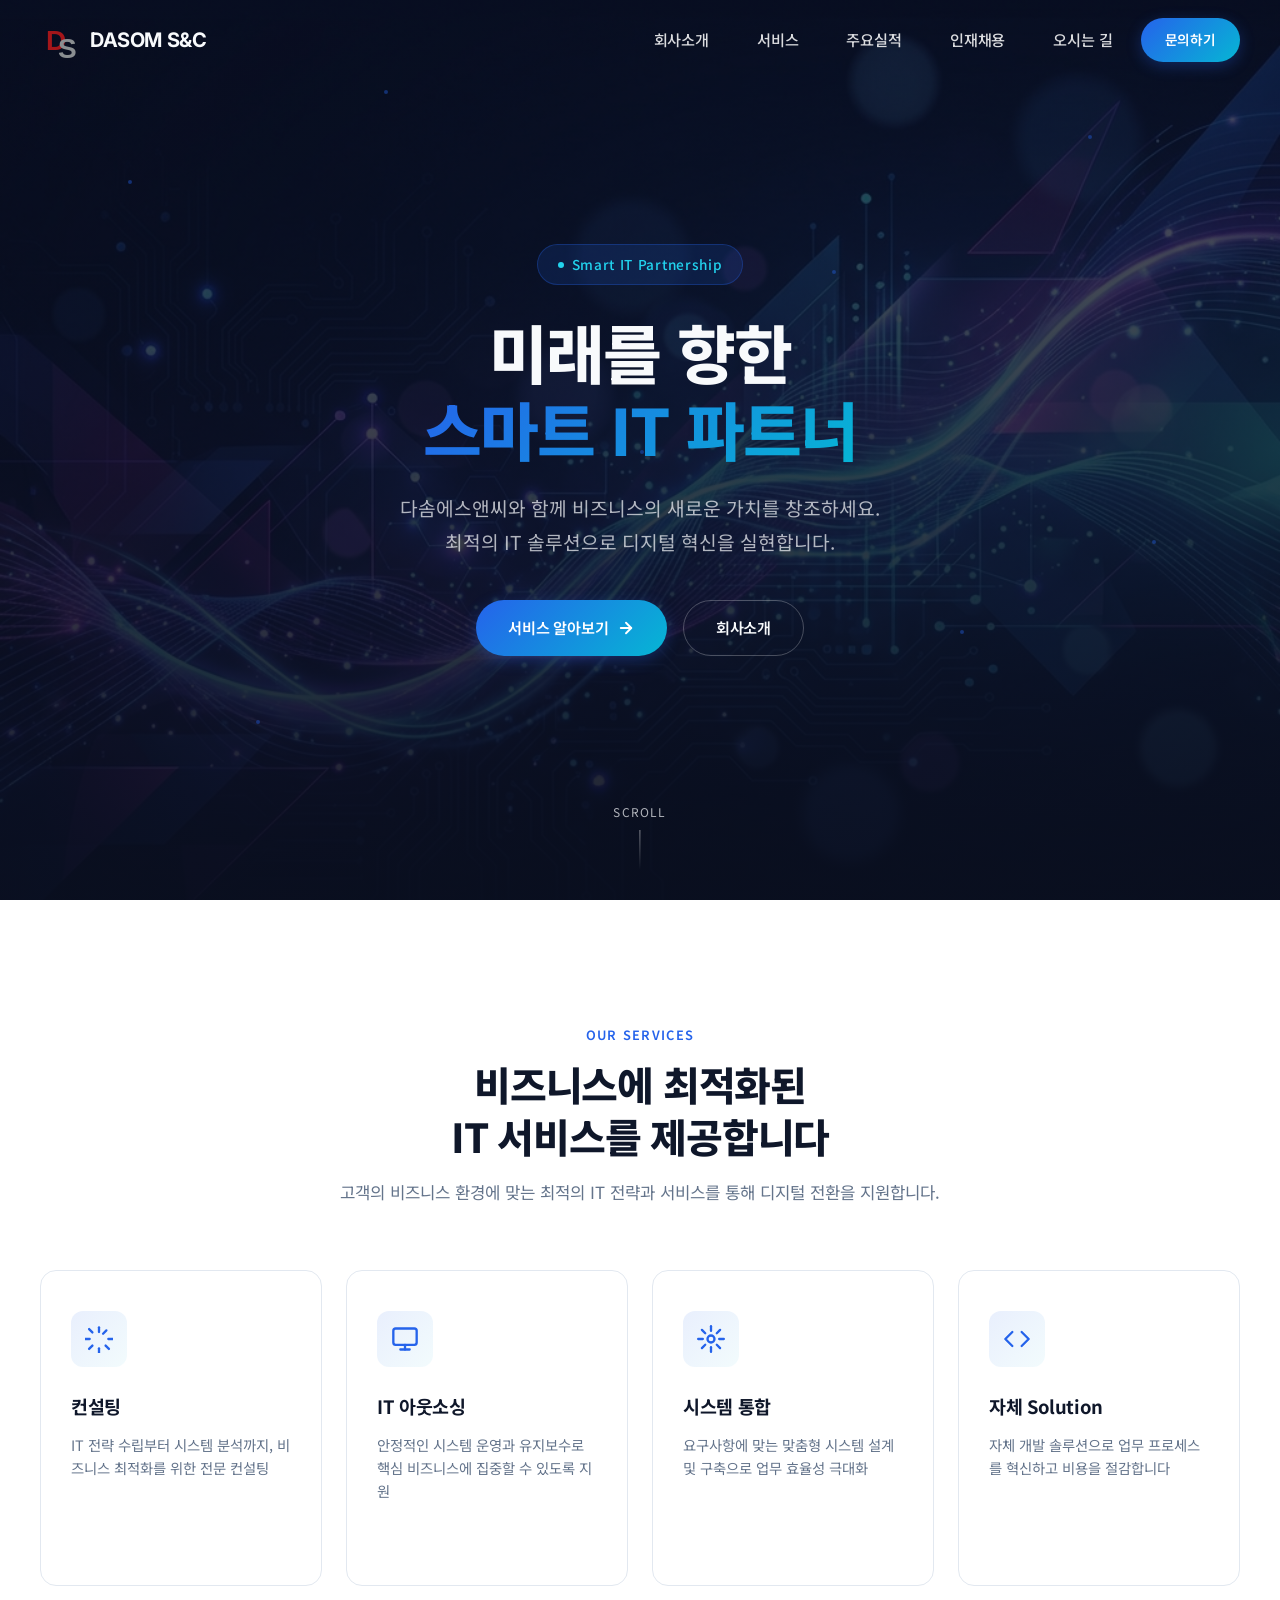
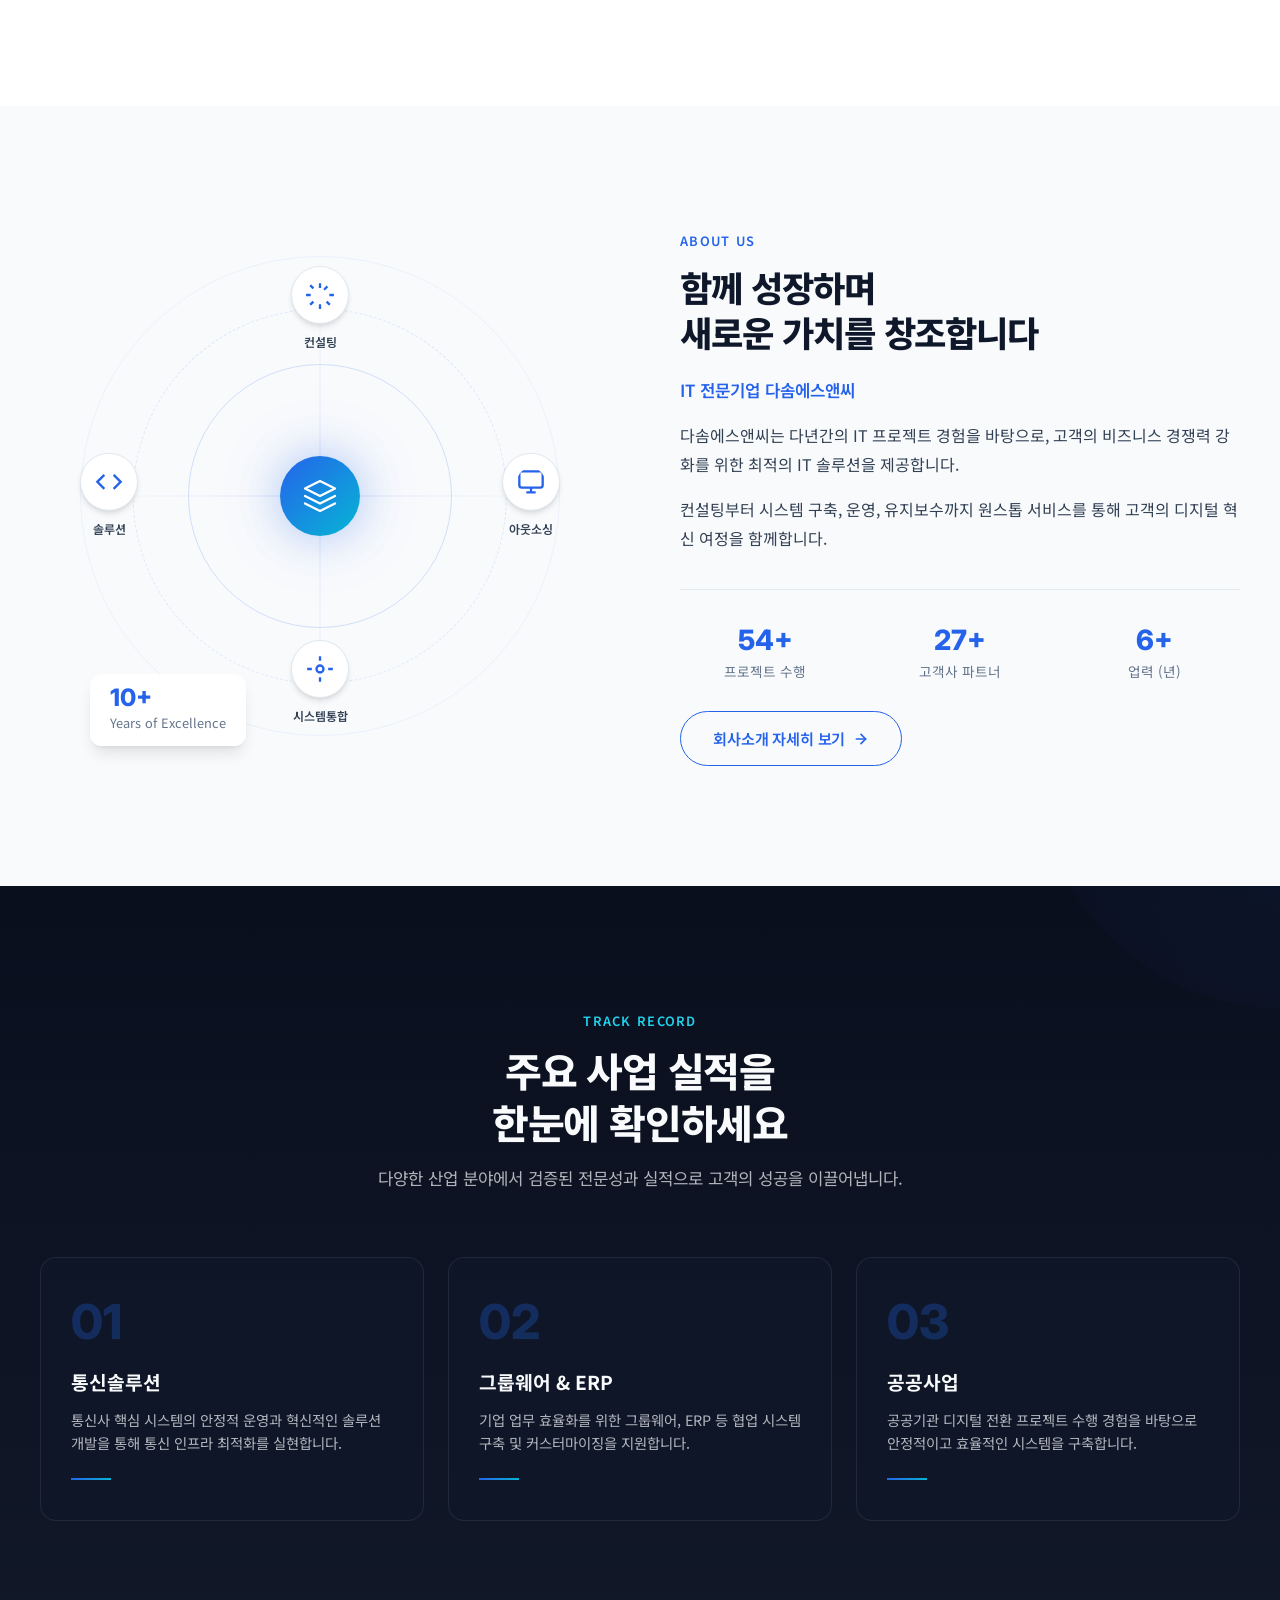
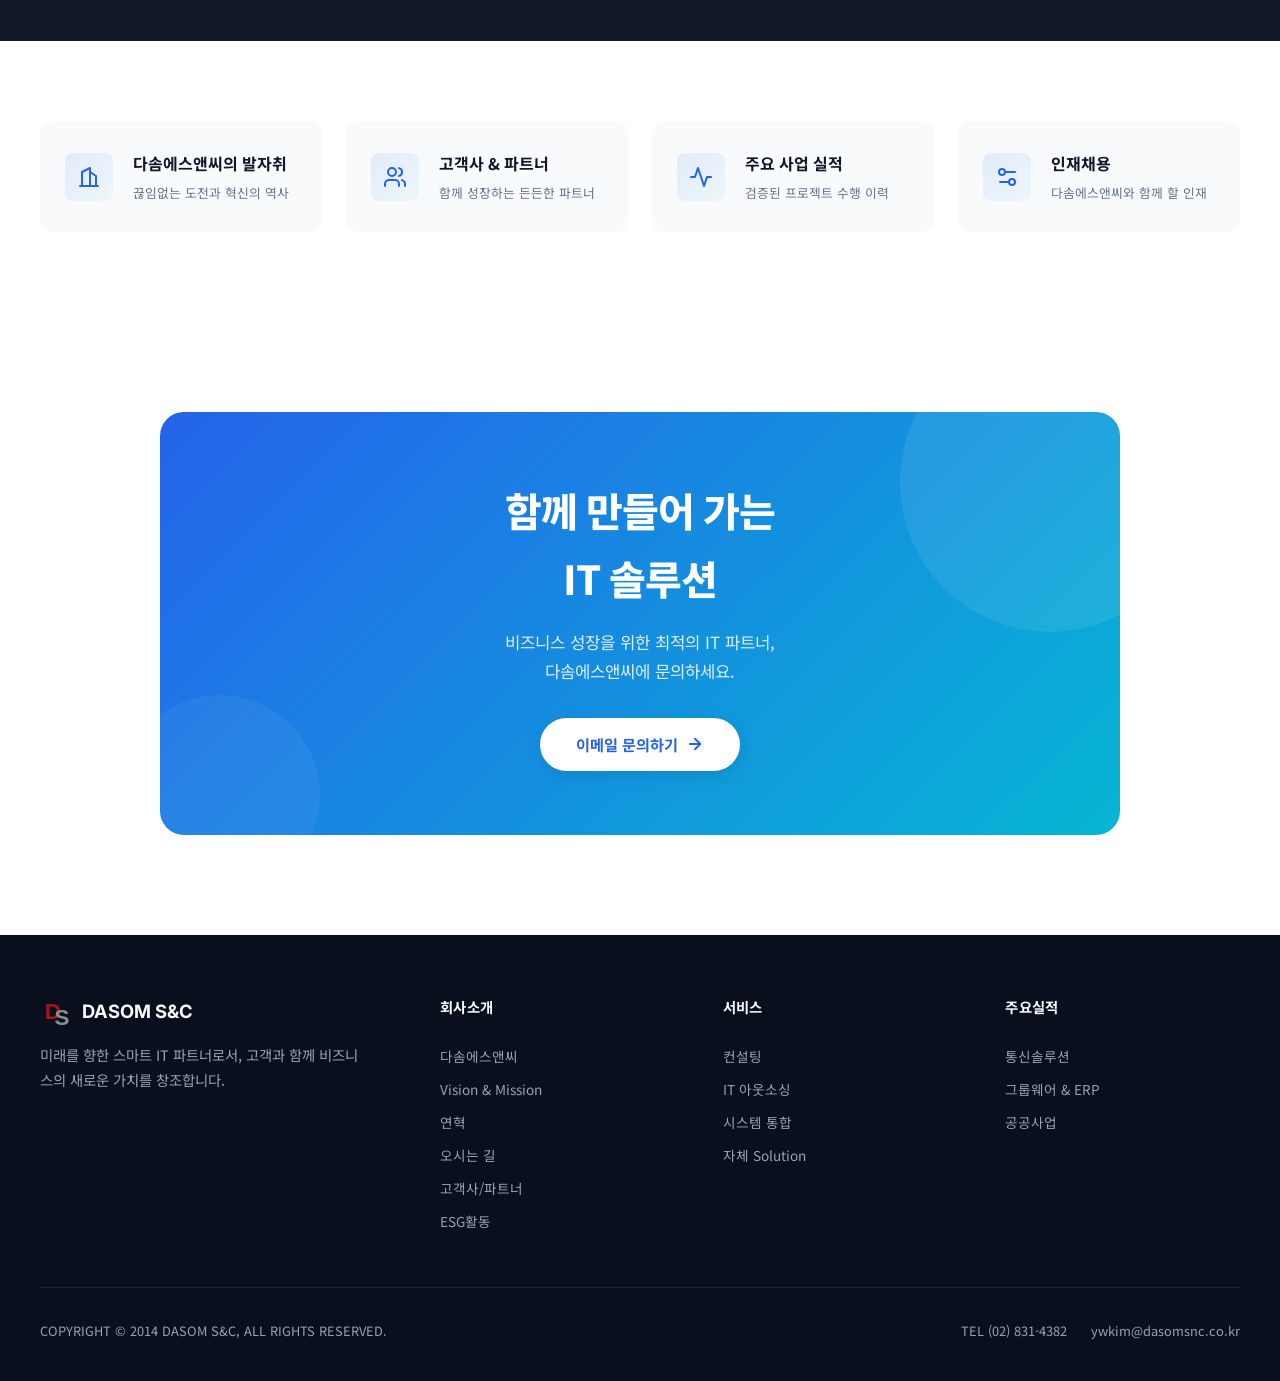
<file: index.html>
<!DOCTYPE html>
<html lang="ko">
<head>
    <meta charset="UTF-8">
    <meta name="viewport" content="width=device-width, initial-scale=1.0">
    <meta name="description" content="다솜에스앤씨 - 미래를 향한 스마트 IT 파트너. 컨설팅, IT 아웃소싱, 시스템 통합, 자체 솔루션 서비스를 제공합니다.">
    <meta name="keywords" content="다솜에스앤씨, IT 컨설팅, 시스템통합, 아웃소싱, IT 솔루션">
    <meta property="og:title" content="다솜에스앤씨 - 스마트 IT 파트너">
    <meta property="og:description" content="비즈니스의 새로운 가치를 창조하는 IT 전문기업">
    <meta property="og:type" content="website">
    <title>다솜에스앤씨 | DASOM S&C - 스마트 IT 파트너</title>

    <!-- Fonts -->
    <link rel="preconnect" href="https://fonts.googleapis.com">
    <link rel="preconnect" href="https://fonts.gstatic.com" crossorigin>
    <link href="https://fonts.googleapis.com/css2?family=Noto+Sans+KR:wght@300;400;500;600;700;800;900&family=Inter:wght@300;400;500;600;700;800&display=swap" rel="stylesheet">

    <!-- Stylesheet -->
    <link rel="stylesheet" href="css/style.css">


</head>
<body>

    <!-- ============================================
         HEADER
         ============================================ -->
    <header class="header" id="header">
        <div class="header-inner">
            <a href="index.html" class="logo" id="logo">
                <img src="images/ds_logo.svg" alt="다솜에스앤씨 로고">
                <span class="logo-text">DASOM S&C</span>
            </a>

            <!-- Desktop Navigation -->
            <nav class="nav-desktop" id="nav-desktop" aria-label="메인 내비게이션">
                <a href="company.html" class="nav-link">회사소개</a>
                <a href="services.html" class="nav-link">서비스</a>
                <a href="portfolio.html" class="nav-link">주요실적</a>
                <a href="recruit.html" class="nav-link">인재채용</a>
                <a href="location.html" class="nav-link">오시는 길</a>
                <a href="#contact" class="btn btn-primary" style="padding: 10px 24px; font-size: 0.85rem;">문의하기</a>
            </nav>

            <!-- Mobile Menu Toggle -->
            <button class="menu-toggle" id="menu-toggle" aria-label="메뉴 열기/닫기">
                <span class="bar"></span>
            </button>
        </div>
    </header>

    <!-- Mobile Navigation -->
    <nav class="nav-mobile" id="nav-mobile" aria-label="모바일 내비게이션">
        <a href="company.html" class="nav-mobile-link">회사소개</a>
        <a href="services.html" class="nav-mobile-link">서비스</a>
        <a href="portfolio.html" class="nav-mobile-link">주요실적</a>
        <a href="recruit.html" class="nav-mobile-link">인재채용</a>
        <a href="location.html" class="nav-mobile-link">오시는 길</a>
        <a href="#contact" class="nav-mobile-link" style="color: var(--primary);">문의하기</a>
    </nav>

    <!-- ============================================
         HERO SECTION
         ============================================ -->
    <section class="hero" id="hero">
        <div class="hero-bg">
            <img src="images/hero_bg.png" alt="히어로 배경" loading="eager">
        </div>
        <div class="hero-overlay"></div>

        <!-- Floating particles -->
        <div class="hero-particles">
            <div class="particle"></div>
            <div class="particle"></div>
            <div class="particle"></div>
            <div class="particle"></div>
            <div class="particle"></div>
            <div class="particle"></div>
            <div class="particle"></div>
            <div class="particle"></div>
        </div>

        <div class="hero-content">
            <div class="hero-badge">
                <span>Smart IT Partnership</span>
            </div>
            <h1 class="hero-title">
                미래를 향한<br>
                <span class="highlight">스마트 IT 파트너</span>
            </h1>
            <p class="hero-desc">
                다솜에스앤씨와 함께 비즈니스의 새로운 가치를 창조하세요.<br>
                최적의 IT 솔루션으로 디지털 혁신을 실현합니다.
            </p>
            <div class="hero-buttons">
                <a href="#services" class="btn btn-primary" id="hero-cta-primary">
                    서비스 알아보기
                    <svg width="18" height="18" viewBox="0 0 24 24" fill="none" stroke="currentColor" stroke-width="2.5" stroke-linecap="round" stroke-linejoin="round"><path d="M5 12h14"/><path d="m12 5 7 7-7 7"/></svg>
                </a>
                <a href="#about" class="btn btn-outline" id="hero-cta-secondary">
                    회사소개
                </a>
            </div>
        </div>

        <div class="scroll-indicator">
            <span>Scroll</span>
            <div class="scroll-line"></div>
        </div>
    </section>

    <!-- ============================================
         SERVICES SECTION
         ============================================ -->
    <section class="services" id="services">
        <div class="container">
            <div class="section-header reveal">
                <span class="section-tag">Our Services</span>
                <h2 class="section-title dark">비즈니스에 최적화된<br>IT 서비스를 제공합니다</h2>
                <p class="section-desc">고객의 비즈니스 환경에 맞는 최적의 IT 전략과 서비스를 통해 디지털 전환을 지원합니다.</p>
            </div>

            <div class="services-grid">
                <a href="services.html#consulting" class="service-card reveal delay-1" id="service-consulting">
                    <div class="service-icon">
                        <svg viewBox="0 0 24 24" fill="none" stroke="currentColor" stroke-width="2" stroke-linecap="round" stroke-linejoin="round">
                            <path d="M12 2v4"/><path d="m15.5 7.5 2.83-2.83"/><path d="M20 12h4"/><path d="m17.66 17.66 2.83 2.83"/><path d="M12 20v4"/><path d="m6.34 17.66-2.83 2.83"/><path d="M0 12h4"/><path d="m6.34 6.34-2.83-2.83"/>
                        </svg>
                    </div>
                    <h3>컨설팅</h3>
                    <p>IT 전략 수립부터 시스템 분석까지, 비즈니스 최적화를 위한 전문 컨설팅</p>
                    <span class="arrow">
                        자세히 보기
                        <svg width="16" height="16" viewBox="0 0 24 24" fill="none" stroke="currentColor" stroke-width="2.5" stroke-linecap="round" stroke-linejoin="round"><path d="M5 12h14"/><path d="m12 5 7 7-7 7"/></svg>
                    </span>
                </a>

                <a href="services.html#outsourcing" class="service-card reveal delay-2" id="service-outsourcing">
                    <div class="service-icon">
                        <svg viewBox="0 0 24 24" fill="none" stroke="currentColor" stroke-width="2" stroke-linecap="round" stroke-linejoin="round">
                            <rect x="2" y="3" width="20" height="14" rx="2"/><path d="M8 21h8"/><path d="M12 17v4"/>
                        </svg>
                    </div>
                    <h3>IT 아웃소싱</h3>
                    <p>안정적인 시스템 운영과 유지보수로 핵심 비즈니스에 집중할 수 있도록 지원</p>
                    <span class="arrow">
                        자세히 보기
                        <svg width="16" height="16" viewBox="0 0 24 24" fill="none" stroke="currentColor" stroke-width="2.5" stroke-linecap="round" stroke-linejoin="round"><path d="M5 12h14"/><path d="m12 5 7 7-7 7"/></svg>
                    </span>
                </a>

                <a href="services.html#integration" class="service-card reveal delay-3" id="service-integration">
                    <div class="service-icon">
                        <svg viewBox="0 0 24 24" fill="none" stroke="currentColor" stroke-width="2" stroke-linecap="round" stroke-linejoin="round">
                            <circle cx="12" cy="12" r="3"/><path d="M12 1v4"/><path d="M12 19v4"/><path d="M1 12h4"/><path d="M19 12h4"/><path d="m4.22 4.22 2.83 2.83"/><path d="m16.95 16.95 2.83 2.83"/><path d="m4.22 19.78 2.83-2.83"/><path d="m16.95 7.05 2.83-2.83"/>
                        </svg>
                    </div>
                    <h3>시스템 통합</h3>
                    <p>요구사항에 맞는 맞춤형 시스템 설계 및 구축으로 업무 효율성 극대화</p>
                    <span class="arrow">
                        자세히 보기
                        <svg width="16" height="16" viewBox="0 0 24 24" fill="none" stroke="currentColor" stroke-width="2.5" stroke-linecap="round" stroke-linejoin="round"><path d="M5 12h14"/><path d="m12 5 7 7-7 7"/></svg>
                    </span>
                </a>

                <a href="services.html#solution" class="service-card reveal delay-4" id="service-solution">
                    <div class="service-icon">
                        <svg viewBox="0 0 24 24" fill="none" stroke="currentColor" stroke-width="2" stroke-linecap="round" stroke-linejoin="round">
                            <polyline points="16 18 22 12 16 6"/><polyline points="8 6 2 12 8 18"/>
                        </svg>
                    </div>
                    <h3>자체 Solution</h3>
                    <p>자체 개발 솔루션으로 업무 프로세스를 혁신하고 비용을 절감합니다</p>
                    <span class="arrow">
                        자세히 보기
                        <svg width="16" height="16" viewBox="0 0 24 24" fill="none" stroke="currentColor" stroke-width="2.5" stroke-linecap="round" stroke-linejoin="round"><path d="M5 12h14"/><path d="m12 5 7 7-7 7"/></svg>
                    </span>
                </a>
            </div>
        </div>
    </section>

    <!-- ============================================
         ABOUT SECTION
         ============================================ -->
    <section class="about" id="about">
        <div class="container">
            <div class="about-grid">
                <div class="about-visual reveal-left">
                    <!-- CSS/SVG 기반 기술 인포그래픽 -->
                    <div class="tech-graphic">
                        <div class="tech-orbit">
                            <div class="orbit-ring ring-1"></div>
                            <div class="orbit-ring ring-2"></div>
                            <div class="orbit-ring ring-3"></div>
                            <!-- 중앙 아이콘 -->
                            <div class="orbit-center">
                                <svg viewBox="0 0 24 24" fill="none" stroke="currentColor" stroke-width="1.5" stroke-linecap="round" stroke-linejoin="round">
                                    <path d="M12 2L2 7l10 5 10-5-10-5z"/>
                                    <path d="M2 17l10 5 10-5"/>
                                    <path d="M2 12l10 5 10-5"/>
                                </svg>
                            </div>
                            <!-- 궤도 위 노드들 -->
                            <div class="orbit-node node-1">
                                <svg viewBox="0 0 24 24" fill="none" stroke="currentColor" stroke-width="2"><path d="M12 2v4"/><path d="m15.5 7.5 2.83-2.83"/><path d="M20 12h4"/><path d="m17.66 17.66 2.83 2.83"/><path d="M12 20v4"/><path d="m6.34 17.66-2.83 2.83"/><path d="M0 12h4"/><path d="m6.34 6.34-2.83-2.83"/></svg>
                                <span>컨설팅</span>
                            </div>
                            <div class="orbit-node node-2">
                                <svg viewBox="0 0 24 24" fill="none" stroke="currentColor" stroke-width="2"><rect x="2" y="3" width="20" height="14" rx="2"/><path d="M8 21h8"/><path d="M12 17v4"/></svg>
                                <span>아웃소싱</span>
                            </div>
                            <div class="orbit-node node-3">
                                <svg viewBox="0 0 24 24" fill="none" stroke="currentColor" stroke-width="2"><circle cx="12" cy="12" r="3"/><path d="M12 1v4"/><path d="M12 19v4"/><path d="M1 12h4"/><path d="M19 12h4"/></svg>
                                <span>시스템통합</span>
                            </div>
                            <div class="orbit-node node-4">
                                <svg viewBox="0 0 24 24" fill="none" stroke="currentColor" stroke-width="2"><polyline points="16 18 22 12 16 6"/><polyline points="8 6 2 12 8 18"/></svg>
                                <span>솔루션</span>
                            </div>
                        </div>
                        <!-- 배지 -->
                        <div class="float-badge">
                            <div class="number">10+</div>
                            <div class="label">Years of Excellence</div>
                        </div>
                    </div>
                </div>
                <div class="about-content reveal-right">
                    <span class="section-tag">About Us</span>
                    <h3>함께 성장하며<br>새로운 가치를 창조합니다</h3>
                    <p class="about-highlight">IT 전문기업 다솜에스앤씨</p>
                    <p>
                        다솜에스앤씨는 다년간의 IT 프로젝트 경험을 바탕으로,
                        고객의 비즈니스 경쟁력 강화를 위한 최적의 IT 솔루션을 제공합니다.
                    </p>
                    <p>
                        컨설팅부터 시스템 구축, 운영, 유지보수까지 원스톱 서비스를 통해
                        고객의 디지털 혁신 여정을 함께합니다.
                    </p>
                    <div class="about-stats">
                        <div class="stat-item">
                            <div class="stat-number" data-count="100">100+</div>
                            <div class="stat-label">프로젝트 수행</div>
                        </div>
                        <div class="stat-item">
                            <div class="stat-number" data-count="50">50+</div>
                            <div class="stat-label">고객사 파트너</div>
                        </div>
                        <div class="stat-item">
                            <div class="stat-number" data-count="10">10+</div>
                            <div class="stat-label">업력 (년)</div>
                        </div>
                    </div>
                    <a href="company.html" class="btn btn-outline-dark" style="margin-top: 28px;" id="about-cta">
                        회사소개 자세히 보기
                        <svg width="16" height="16" viewBox="0 0 24 24" fill="none" stroke="currentColor" stroke-width="2.5" stroke-linecap="round" stroke-linejoin="round"><path d="M5 12h14"/><path d="m12 5 7 7-7 7"/></svg>
                    </a>
                </div>
            </div>
        </div>
    </section>

    <!-- ============================================
         PORTFOLIO / TRACK RECORD SECTION
         ============================================ -->
    <section class="portfolio" id="portfolio">
        <div class="container">
            <div class="section-header reveal">
                <span class="section-tag" style="color: var(--accent-light);">Track Record</span>
                <h2 class="section-title light">주요 사업 실적을<br>한눈에 확인하세요</h2>
                <p class="section-desc light">다양한 산업 분야에서 검증된 전문성과 실적으로 고객의 성공을 이끌어냅니다.</p>
            </div>

            <div class="portfolio-grid">
                <a href="portfolio.html#telecom" class="portfolio-card reveal delay-1" id="portfolio-telecom">
                    <div class="card-number">01</div>
                    <h3>통신솔루션</h3>
                    <p>통신사 핵심 시스템의 안정적 운영과 혁신적인 솔루션 개발을 통해 통신 인프라 최적화를 실현합니다.</p>
                    <div class="card-line"></div>
                </a>

                <a href="portfolio.html#erp" class="portfolio-card reveal delay-2" id="portfolio-erp">
                    <div class="card-number">02</div>
                    <h3>그룹웨어 & ERP</h3>
                    <p>기업 업무 효율화를 위한 그룹웨어, ERP 등 협업 시스템 구축 및 커스터마이징을 지원합니다.</p>
                    <div class="card-line"></div>
                </a>

                <a href="portfolio.html#public" class="portfolio-card reveal delay-3" id="portfolio-public">
                    <div class="card-number">03</div>
                    <h3>공공사업</h3>
                    <p>공공기관 디지털 전환 프로젝트 수행 경험을 바탕으로 안정적이고 효율적인 시스템을 구축합니다.</p>
                    <div class="card-line"></div>
                </a>
            </div>
        </div>
    </section>

    <!-- ============================================
         QUICK LINKS SECTION
         ============================================ -->
    <section class="quick-links" id="quick-links">
        <div class="container">
            <div class="quick-grid">
                <a href="company.html#history" class="quick-card reveal delay-1" id="quick-history">
                    <div class="quick-card-icon">
                        <svg viewBox="0 0 24 24" fill="none" stroke="currentColor" stroke-width="2" stroke-linecap="round" stroke-linejoin="round">
                            <path d="M3 21h18"/><path d="M5 21V7l8-4v18"/><path d="M19 21V11l-6-4"/>
                        </svg>
                    </div>
                    <div>
                        <h4>다솜에스앤씨의 발자취</h4>
                        <p>끊임없는 도전과 혁신의 역사</p>
                    </div>
                </a>

                <a href="company.html#partners" class="quick-card reveal delay-2" id="quick-partners">
                    <div class="quick-card-icon">
                        <svg viewBox="0 0 24 24" fill="none" stroke="currentColor" stroke-width="2" stroke-linecap="round" stroke-linejoin="round">
                            <path d="M16 21v-2a4 4 0 0 0-4-4H6a4 4 0 0 0-4 4v2"/><circle cx="9" cy="7" r="4"/><path d="M22 21v-2a4 4 0 0 0-3-3.87"/><path d="M16 3.13a4 4 0 0 1 0 7.75"/>
                        </svg>
                    </div>
                    <div>
                        <h4>고객사 & 파트너</h4>
                        <p>함께 성장하는 든든한 파트너</p>
                    </div>
                </a>

                <a href="portfolio.html" class="quick-card reveal delay-3" id="quick-portfolio">
                    <div class="quick-card-icon">
                        <svg viewBox="0 0 24 24" fill="none" stroke="currentColor" stroke-width="2" stroke-linecap="round" stroke-linejoin="round">
                            <path d="M22 12h-4l-3 9L9 3l-3 9H2"/>
                        </svg>
                    </div>
                    <div>
                        <h4>주요 사업 실적</h4>
                        <p>검증된 프로젝트 수행 이력</p>
                    </div>
                </a>

                <a href="recruit.html" class="quick-card reveal delay-4" id="quick-recruit">
                    <div class="quick-card-icon">
                        <svg viewBox="0 0 24 24" fill="none" stroke="currentColor" stroke-width="2" stroke-linecap="round" stroke-linejoin="round">
                            <path d="M20 7h-9"/><path d="M14 17H5"/><circle cx="17" cy="17" r="3"/><circle cx="7" cy="7" r="3"/>
                        </svg>
                    </div>
                    <div>
                        <h4>인재채용</h4>
                        <p>다솜에스앤씨와 함께 할 인재</p>
                    </div>
                </a>
            </div>
        </div>
    </section>

    <!-- ============================================
         CTA SECTION
         ============================================ -->
    <section class="cta" id="contact">
        <div class="container">
            <div class="cta-inner reveal">
                <div class="cta-content">
                    <h2>함께 만들어 가는<br>IT 솔루션</h2>
                    <p>비즈니스 성장을 위한 최적의 IT 파트너,<br>다솜에스앤씨에 문의하세요.</p>
                    <a href="mailto:ywkim@dasomsnc.co.kr" class="btn-white" id="cta-email">
                        이메일 문의하기
                        <svg width="18" height="18" viewBox="0 0 24 24" fill="none" stroke="currentColor" stroke-width="2.5" stroke-linecap="round" stroke-linejoin="round"><path d="M5 12h14"/><path d="m12 5 7 7-7 7"/></svg>
                    </a>
                </div>
            </div>
        </div>
    </section>

    <!-- ============================================
         FOOTER
         ============================================ -->
    <footer class="footer" id="footer">
        <div class="container">
            <div class="footer-inner">
                <div class="footer-brand">
                    <div class="footer-logo">
                        <img src="images/ds_logo.svg" alt="다솜에스앤씨">
                        <span>DASOM S&C</span>
                    </div>
                    <p>미래를 향한 스마트 IT 파트너로서, 고객과 함께 비즈니스의 새로운 가치를 창조합니다.</p>
                </div>
                <div class="footer-col">
                    <h4>회사소개</h4>
                    <a href="company.html">다솜에스앤씨</a>
                    <a href="company.html#vision">Vision & Mission</a>
                    <a href="company.html#history">연혁</a>
                    <a href="location.html">오시는 길</a>
                    <a href="company.html#partners">고객사/파트너</a>
                    <a href="company.html#esg">ESG활동</a>
                </div>
                <div class="footer-col">
                    <h4>서비스</h4>
                    <a href="services.html#consulting">컨설팅</a>
                    <a href="services.html#outsourcing">IT 아웃소싱</a>
                    <a href="services.html#integration">시스템 통합</a>
                    <a href="services.html#solution">자체 Solution</a>
                </div>
                <div class="footer-col">
                    <h4>주요실적</h4>
                    <a href="portfolio.html#telecom">통신솔루션</a>
                    <a href="portfolio.html#erp">그룹웨어 & ERP</a>
                    <a href="portfolio.html#public">공공사업</a>
                </div>
            </div>
            <div class="footer-bottom">
                <span>COPYRIGHT &copy; 2014 DASOM S&C, ALL RIGHTS RESERVED.</span>
                <div class="footer-contact">
                    <a href="tel:028314382">TEL (02) 831-4382</a>
                    <a href="mailto:ywkim@dasomsnc.co.kr">ywkim@dasomsnc.co.kr</a>
                </div>
            </div>
        </div>
    </footer>

    <!-- Scroll to Top Button -->
    <button class="scroll-top" id="scroll-top" aria-label="페이지 상단으로 이동">
        <svg width="22" height="22" viewBox="0 0 24 24" fill="none" stroke="currentColor" stroke-width="2.5" stroke-linecap="round" stroke-linejoin="round">
            <path d="m18 15-6-6-6 6"/>
        </svg>
    </button>

    <!-- ============================================
         JAVASCRIPT
         ============================================ -->
    <script src="js/main.js"></script>
</body>
</html>
</file>
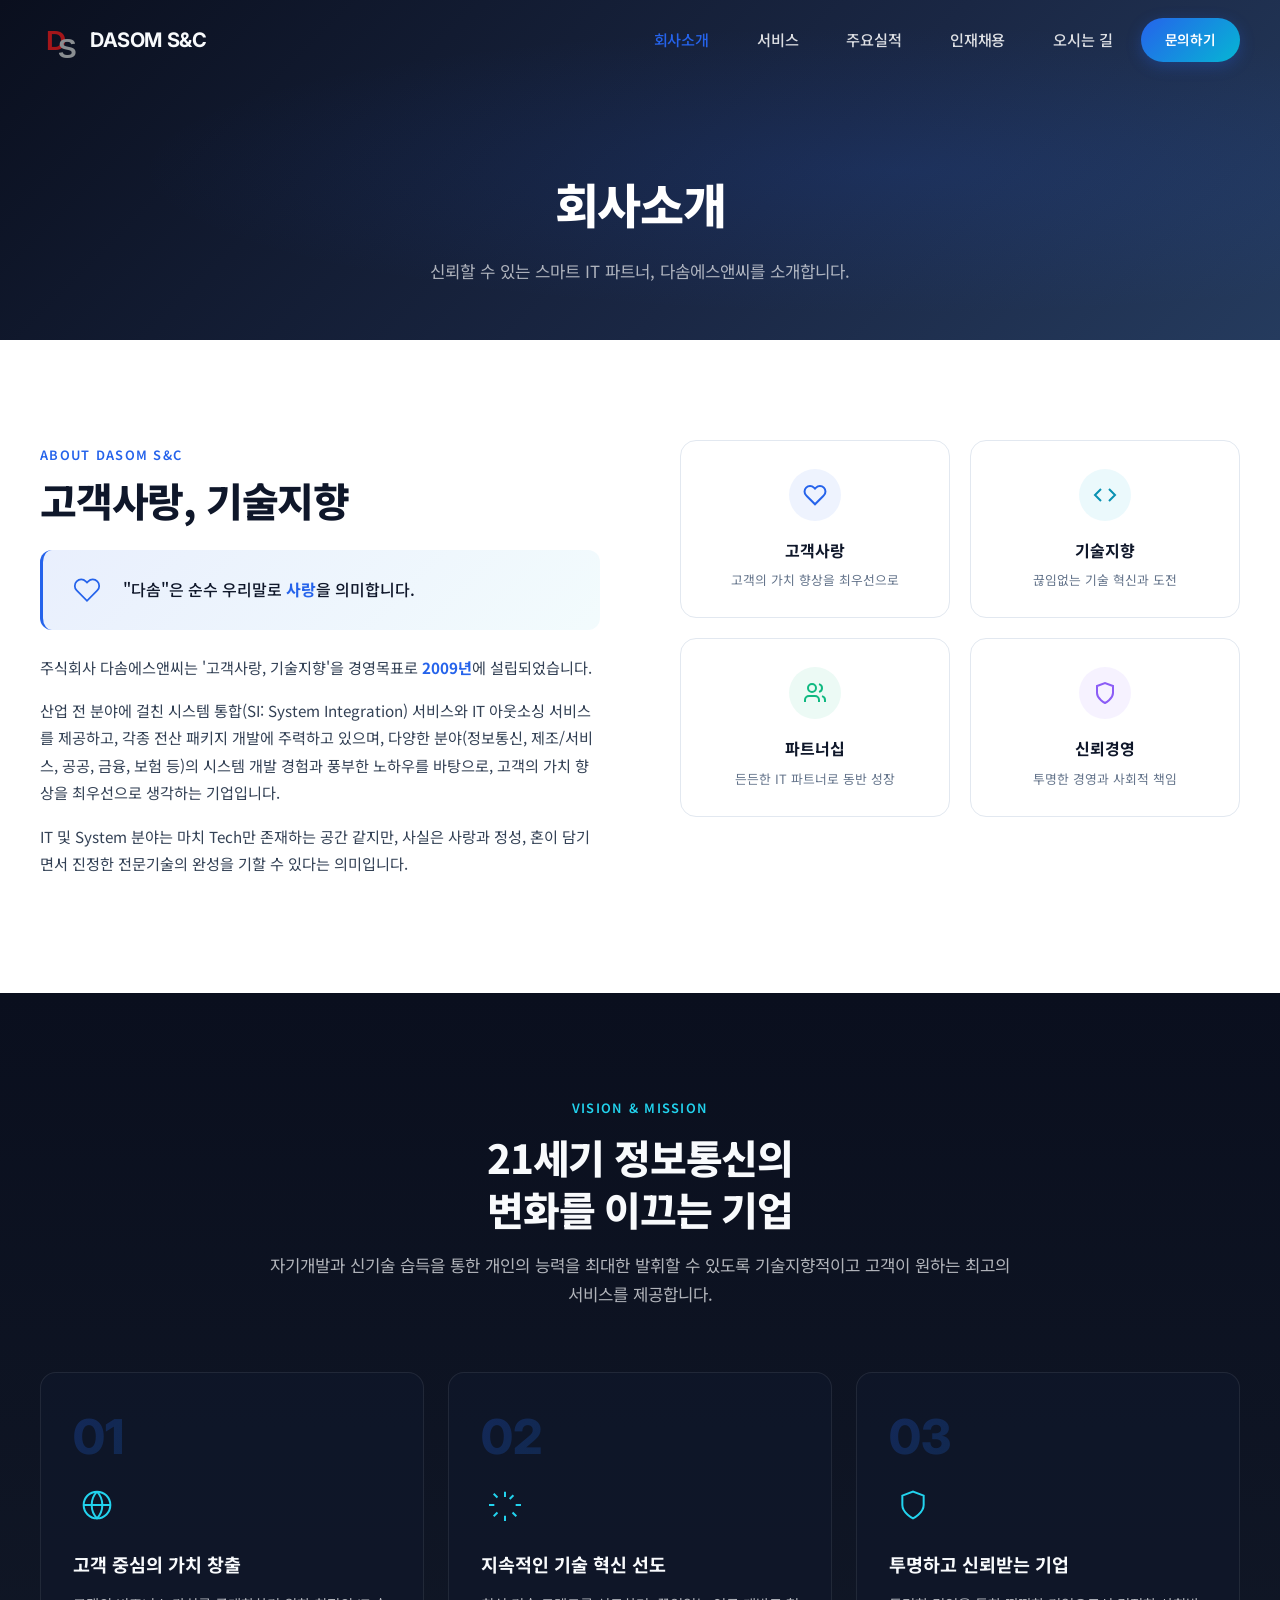
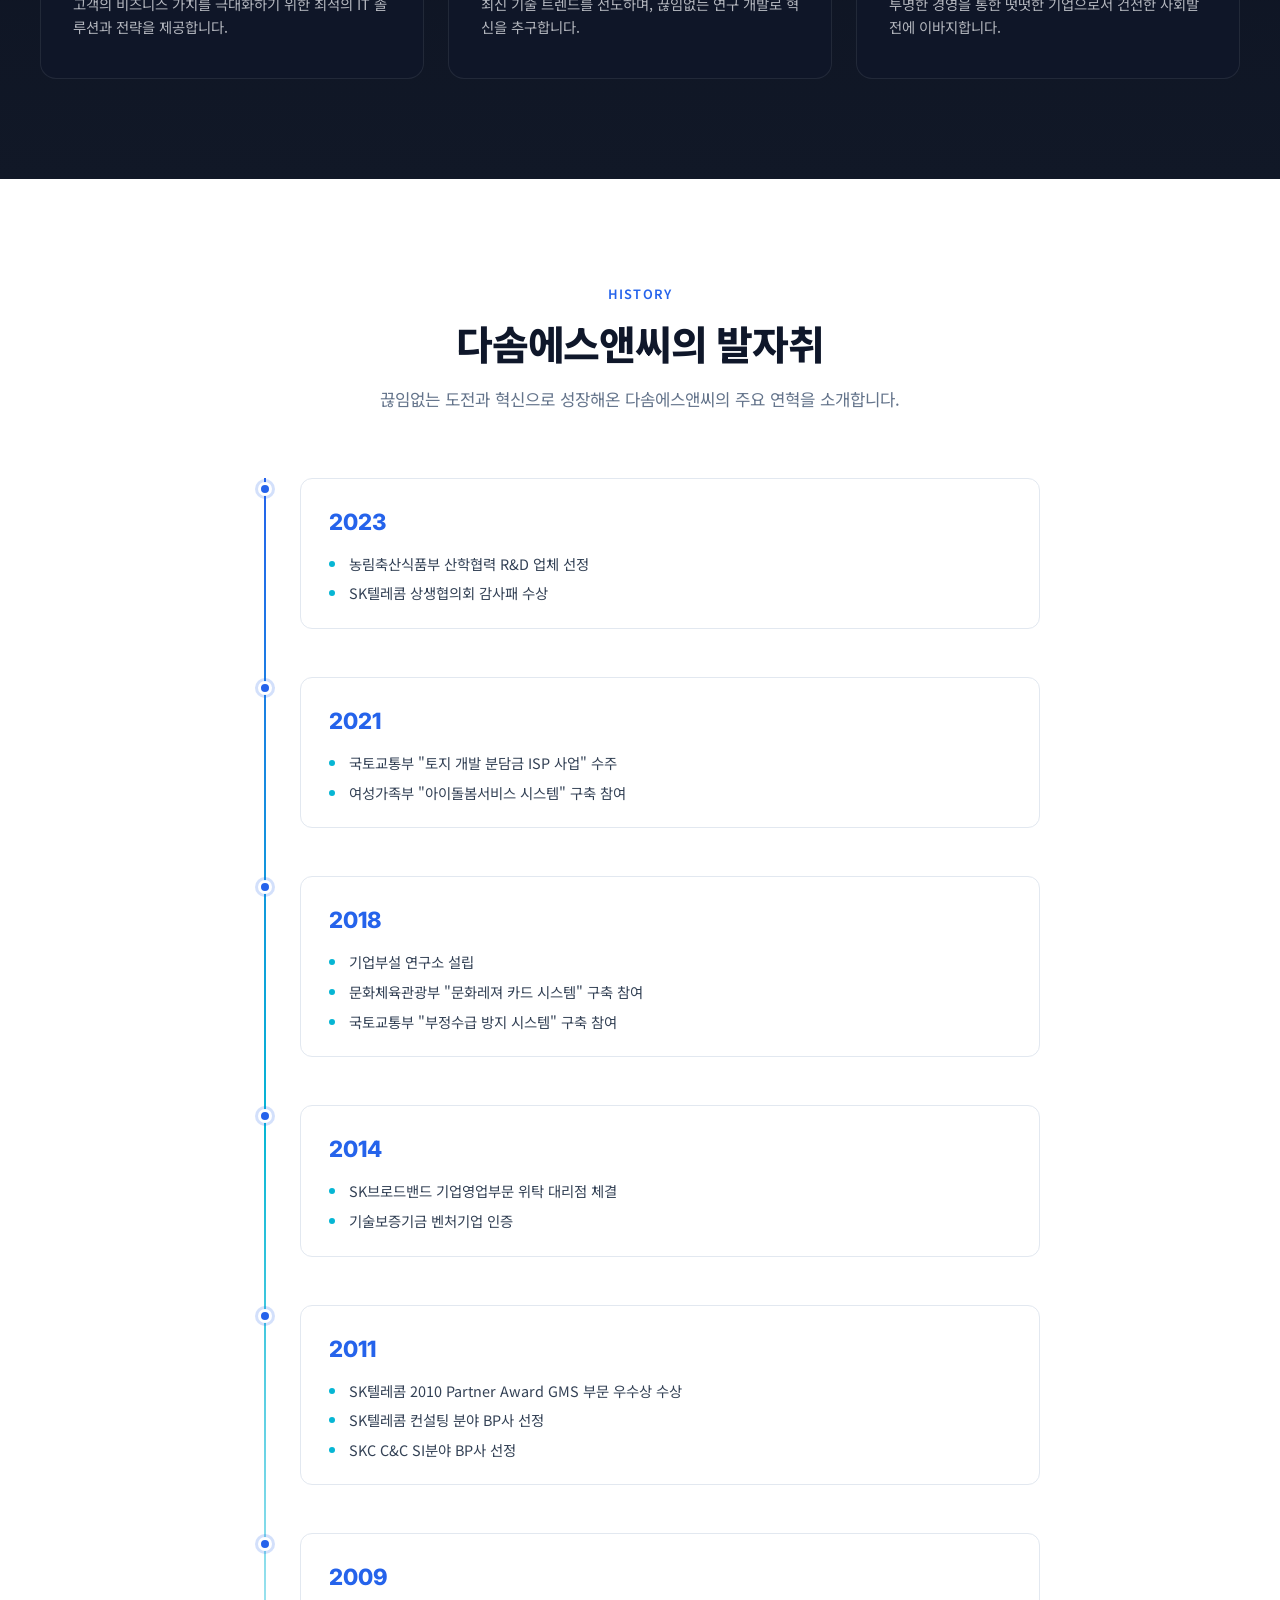
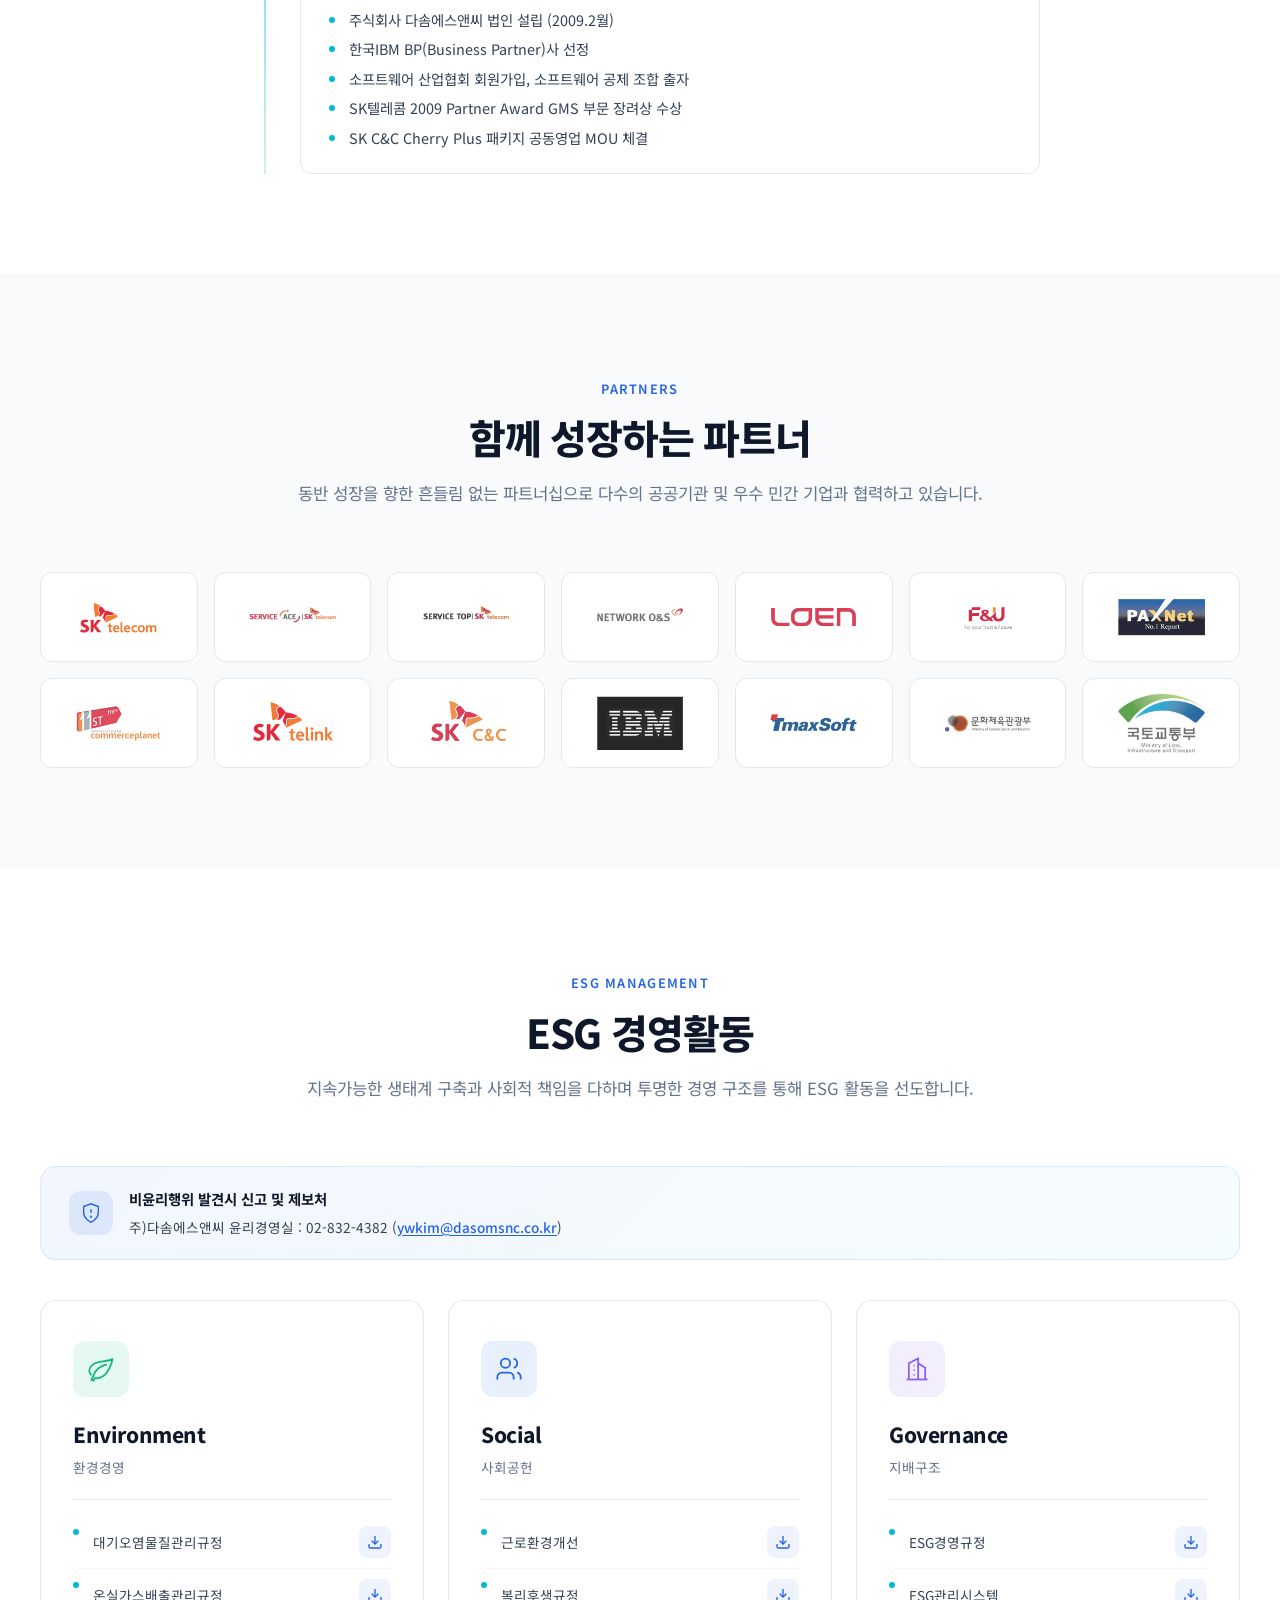
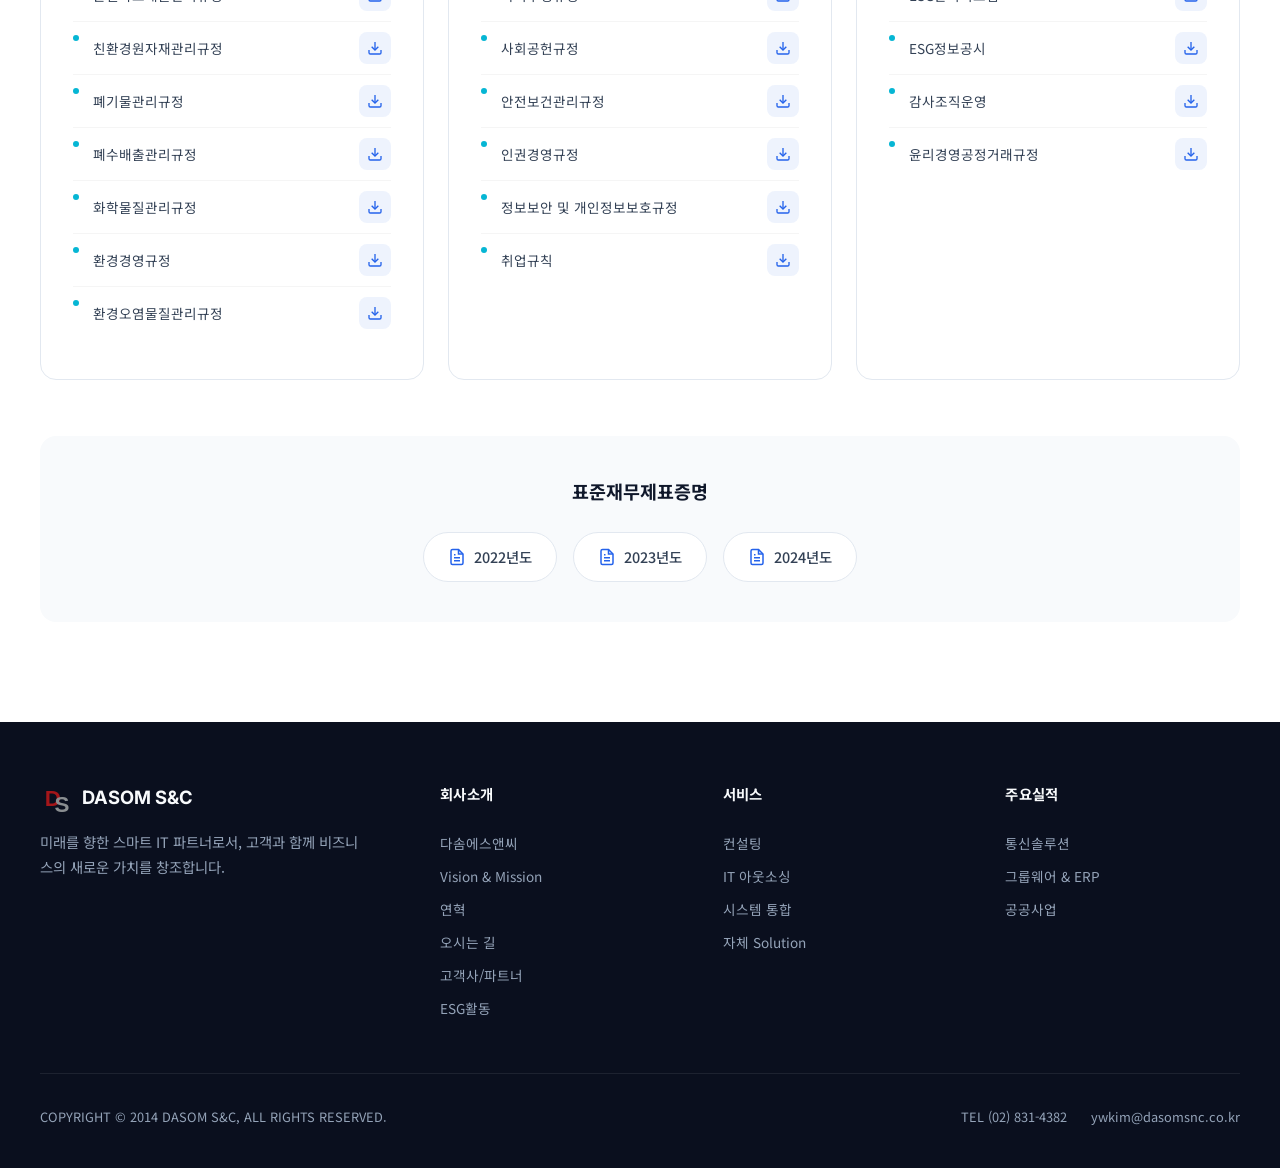
<file: company.html>
<!DOCTYPE html>
<html lang="ko">
<head>
    <meta charset="UTF-8">
    <meta name="viewport" content="width=device-width, initial-scale=1.0">
    <meta name="description" content="다솜에스앤씨 회사소개 - 고객사랑, 기술지향을 경영목표로 2009년 설립된 IT 전문기업입니다.">
    <meta name="keywords" content="다솜에스앤씨, 회사소개, Vision, Mission, 연혁, 파트너, ESG">
    <title>회사소개 | 다솜에스앤씨 DASOM S&C</title>

    <link rel="preconnect" href="https://fonts.googleapis.com">
    <link rel="preconnect" href="https://fonts.gstatic.com" crossorigin>
    <link href="https://fonts.googleapis.com/css2?family=Noto+Sans+KR:wght@300;400;500;600;700;800;900&family=Inter:wght@300;400;500;600;700;800&display=swap" rel="stylesheet">

    <link rel="stylesheet" href="css/style.css">
    <link rel="stylesheet" href="css/company.css">


</head>
<body>

    <!-- HEADER -->
    <header class="header" id="header">
        <div class="header-inner">
            <a href="index.html" class="logo" id="logo">
                <img src="images/ds_logo.svg" alt="다솜에스앤씨 로고">
                <span class="logo-text">DASOM S&C</span>
            </a>
            <nav class="nav-desktop" id="nav-desktop" aria-label="메인 내비게이션">
                <a href="company.html" class="nav-link active-nav">회사소개</a>
                <a href="services.html" class="nav-link">서비스</a>
                <a href="portfolio.html" class="nav-link">주요실적</a>
                <a href="recruit.html" class="nav-link">인재채용</a>
                <a href="location.html" class="nav-link">오시는 길</a>
                <a href="index.html#contact" class="btn btn-primary" style="padding: 10px 24px; font-size: 0.85rem;">문의하기</a>
            </nav>
            <button class="menu-toggle" id="menu-toggle" aria-label="메뉴 열기/닫기">
                <span class="bar"></span>
            </button>
        </div>
    </header>

    <!-- Mobile Navigation -->
    <nav class="nav-mobile" id="nav-mobile" aria-label="모바일 내비게이션">
        <a href="company.html" class="nav-mobile-link">회사소개</a>
        <a href="services.html" class="nav-mobile-link">서비스</a>
        <a href="portfolio.html" class="nav-mobile-link">주요실적</a>
        <a href="recruit.html" class="nav-mobile-link">인재채용</a>
        <a href="location.html" class="nav-mobile-link">오시는 길</a>
        <a href="index.html#contact" class="nav-mobile-link" style="color: var(--primary);">문의하기</a>
    </nav>

    <!-- ============================================
         PAGE HERO BANNER
         ============================================ -->
    <section class="page-hero" id="page-hero">
        <div class="page-hero-bg"></div>
        <div class="page-hero-content">

            <h1 class="page-hero-title">회사소개</h1>
            <p class="page-hero-desc">신뢰할 수 있는 스마트 IT 파트너, 다솜에스앤씨를 소개합니다.</p>
        </div>

    </section>

    <!-- ============================================
         INTRO SECTION (다솜에스앤씨)
         ============================================ -->
    <section class="comp-section" id="intro">
        <div class="container">
            <div class="comp-intro-grid">
                <div class="comp-intro-content reveal">
                    <span class="section-tag">About DASOM S&C</span>
                    <h2 class="section-title dark">고객사랑, 기술지향</h2>
                    <div class="comp-intro-highlight">
                        <div class="highlight-icon">
                            <svg viewBox="0 0 24 24" fill="none" stroke="currentColor" stroke-width="1.5"><path d="M20.84 4.61a5.5 5.5 0 0 0-7.78 0L12 5.67l-1.06-1.06a5.501 5.501 0 0 0-7.78 7.78l1.06 1.06L12 21.23l7.78-7.78 1.06-1.06a5.5 5.5 0 0 0 0-7.78z"/></svg>
                        </div>
                        <p>"다솜"은 순수 우리말로 <strong>사랑</strong>을 의미합니다.</p>
                    </div>
                    <p>주식회사 다솜에스앤씨는 '고객사랑, 기술지향'을 경영목표로 <strong>2009년</strong>에 설립되었습니다.</p>
                    <p>산업 전 분야에 걸친 시스템 통합(SI: System Integration) 서비스와 IT 아웃소싱 서비스를 제공하고, 각종 전산 패키지 개발에 주력하고 있으며, 다양한 분야(정보통신, 제조/서비스, 공공, 금융, 보험 등)의 시스템 개발 경험과 풍부한 노하우를 바탕으로, 고객의 가치 향상을 최우선으로 생각하는 기업입니다.</p>
                    <p>IT 및 System 분야는 마치 Tech만 존재하는 공간 같지만, 사실은 사랑과 정성, 혼이 담기면서 진정한 전문기술의 완성을 기할 수 있다는 의미입니다.</p>
                </div>
                <div class="comp-intro-visual reveal-right">
                    <div class="value-cards">
                        <div class="value-card">
                            <div class="value-icon">
                                <svg viewBox="0 0 24 24" fill="none" stroke="currentColor" stroke-width="2"><path d="M20.84 4.61a5.5 5.5 0 0 0-7.78 0L12 5.67l-1.06-1.06a5.501 5.501 0 0 0-7.78 7.78l1.06 1.06L12 21.23l7.78-7.78 1.06-1.06a5.5 5.5 0 0 0 0-7.78z"/></svg>
                            </div>
                            <h4>고객사랑</h4>
                            <p>고객의 가치 향상을 최우선으로</p>
                        </div>
                        <div class="value-card">
                            <div class="value-icon accent">
                                <svg viewBox="0 0 24 24" fill="none" stroke="currentColor" stroke-width="2"><polyline points="16 18 22 12 16 6"/><polyline points="8 6 2 12 8 18"/></svg>
                            </div>
                            <h4>기술지향</h4>
                            <p>끊임없는 기술 혁신과 도전</p>
                        </div>
                        <div class="value-card">
                            <div class="value-icon green">
                                <svg viewBox="0 0 24 24" fill="none" stroke="currentColor" stroke-width="2"><path d="M16 21v-2a4 4 0 0 0-4-4H6a4 4 0 0 0-4 4v2"/><circle cx="9" cy="7" r="4"/><path d="M22 21v-2a4 4 0 0 0-3-3.87"/><path d="M16 3.13a4 4 0 0 1 0 7.75"/></svg>
                            </div>
                            <h4>파트너십</h4>
                            <p>든든한 IT 파트너로 동반 성장</p>
                        </div>
                        <div class="value-card">
                            <div class="value-icon purple">
                                <svg viewBox="0 0 24 24" fill="none" stroke="currentColor" stroke-width="2"><path d="M12 22s8-4 8-10V5l-8-3-8 3v7c0 6 8 10 8 10z"/></svg>
                            </div>
                            <h4>신뢰경영</h4>
                            <p>투명한 경영과 사회적 책임</p>
                        </div>
                    </div>
                </div>
            </div>
        </div>
    </section>

    <!-- ============================================
         VISION & MISSION
         ============================================ -->
    <section class="comp-section comp-section-dark" id="vision">
        <div class="container">
            <div class="section-header reveal">
                <span class="section-tag" style="color: var(--accent-light);">Vision & Mission</span>
                <h2 class="section-title light">21세기 정보통신의<br>변화를 이끄는 기업</h2>
                <p class="section-desc light">자기개발과 신기술 습득을 통한 개인의 능력을 최대한 발휘할 수 있도록 기술지향적이고 고객이 원하는 최고의 서비스를 제공합니다.</p>
            </div>

            <div class="vision-grid">
                <div class="vision-card reveal delay-1">
                    <div class="vision-number">01</div>
                    <div class="vision-icon">
                        <svg viewBox="0 0 24 24" fill="none" stroke="currentColor" stroke-width="1.5"><circle cx="12" cy="12" r="10"/><path d="M12 2a14.5 14.5 0 0 0 0 20 14.5 14.5 0 0 0 0-20"/><path d="M2 12h20"/></svg>
                    </div>
                    <h3>고객 중심의 가치 창출</h3>
                    <p>고객의 비즈니스 가치를 극대화하기 위한 최적의 IT 솔루션과 전략을 제공합니다.</p>
                </div>
                <div class="vision-card reveal delay-2">
                    <div class="vision-number">02</div>
                    <div class="vision-icon">
                        <svg viewBox="0 0 24 24" fill="none" stroke="currentColor" stroke-width="1.5"><path d="M12 2v4"/><path d="m15.5 7.5 2.83-2.83"/><path d="M20 12h4"/><path d="m17.66 17.66 2.83 2.83"/><path d="M12 20v4"/><path d="m6.34 17.66-2.83 2.83"/><path d="M0 12h4"/><path d="m6.34 6.34-2.83-2.83"/></svg>
                    </div>
                    <h3>지속적인 기술 혁신 선도</h3>
                    <p>최신 기술 트렌드를 선도하며, 끊임없는 연구 개발로 혁신을 추구합니다.</p>
                </div>
                <div class="vision-card reveal delay-3">
                    <div class="vision-number">03</div>
                    <div class="vision-icon">
                        <svg viewBox="0 0 24 24" fill="none" stroke="currentColor" stroke-width="1.5"><path d="M12 22s8-4 8-10V5l-8-3-8 3v7c0 6 8 10 8 10z"/></svg>
                    </div>
                    <h3>투명하고 신뢰받는 기업</h3>
                    <p>투명한 경영을 통한 떳떳한 기업으로서 건전한 사회발전에 이바지합니다.</p>
                </div>
            </div>
        </div>
    </section>

    <!-- ============================================
         HISTORY / 연혁
         ============================================ -->
    <section class="comp-section" id="history">
        <div class="container">
            <div class="section-header reveal">
                <span class="section-tag">History</span>
                <h2 class="section-title dark">다솜에스앤씨의 발자취</h2>
                <p class="section-desc">끊임없는 도전과 혁신으로 성장해온 다솜에스앤씨의 주요 연혁을 소개합니다.</p>
            </div>

            <div class="timeline">
                <div class="timeline-item reveal" data-year="2023">
                    <div class="timeline-dot"></div>
                    <div class="timeline-content">
                        <h3 class="timeline-year">2023</h3>
                        <ul class="timeline-events">
                            <li>농림축산식품부 산학협력 R&D 업체 선정</li>
                            <li>SK텔레콤 상생협의회 감사패 수상</li>
                        </ul>
                    </div>
                </div>
                <div class="timeline-item reveal" data-year="2021">
                    <div class="timeline-dot"></div>
                    <div class="timeline-content">
                        <h3 class="timeline-year">2021</h3>
                        <ul class="timeline-events">
                            <li>국토교통부 "토지 개발 분담금 ISP 사업" 수주</li>
                            <li>여성가족부 "아이돌봄서비스 시스템" 구축 참여</li>
                        </ul>
                    </div>
                </div>
                <div class="timeline-item reveal" data-year="2018">
                    <div class="timeline-dot"></div>
                    <div class="timeline-content">
                        <h3 class="timeline-year">2018</h3>
                        <ul class="timeline-events">
                            <li>기업부설 연구소 설립</li>
                            <li>문화체육관광부 "문화레져 카드 시스템" 구축 참여</li>
                            <li>국토교통부 "부정수급 방지 시스템" 구축 참여</li>
                        </ul>
                    </div>
                </div>
                <div class="timeline-item reveal" data-year="2014">
                    <div class="timeline-dot"></div>
                    <div class="timeline-content">
                        <h3 class="timeline-year">2014</h3>
                        <ul class="timeline-events">
                            <li>SK브로드밴드 기업영업부문 위탁 대리점 체결</li>
                            <li>기술보증기금 벤처기업 인증</li>
                        </ul>
                    </div>
                </div>
                <div class="timeline-item reveal" data-year="2011">
                    <div class="timeline-dot"></div>
                    <div class="timeline-content">
                        <h3 class="timeline-year">2011</h3>
                        <ul class="timeline-events">
                            <li>SK텔레콤 2010 Partner Award GMS 부문 우수상 수상</li>
                            <li>SK텔레콤 컨설팅 분야 BP사 선정</li>
                            <li>SKC C&C SI분야 BP사 선정</li>
                        </ul>
                    </div>
                </div>
                <div class="timeline-item reveal" data-year="2009">
                    <div class="timeline-dot"></div>
                    <div class="timeline-content">
                        <h3 class="timeline-year">2009</h3>
                        <ul class="timeline-events">
                            <li>주식회사 다솜에스앤씨 법인 설립 (2009.2월)</li>
                            <li>한국IBM BP(Business Partner)사 선정</li>
                            <li>소프트웨어 산업협회 회원가입, 소프트웨어 공제 조합 출자</li>
                            <li>SK텔레콤 2009 Partner Award GMS 부문 장려상 수상</li>
                            <li>SK C&C Cherry Plus 패키지 공동영업 MOU 체결</li>
                        </ul>
                    </div>
                </div>
            </div>
        </div>
    </section>

    <!-- ============================================
         PARTNERS / 고객사·파트너
         ============================================ -->
    <section class="comp-section comp-section-light" id="partners">
        <div class="container">
            <div class="section-header reveal">
                <span class="section-tag">Partners</span>
                <h2 class="section-title dark">함께 성장하는 파트너</h2>
                <p class="section-desc">동반 성장을 향한 흔들림 없는 파트너십으로 다수의 공공기관 및 우수 민간 기업과 협력하고 있습니다.</p>
            </div>

            <div class="partners-grid reveal">
                <a href="https://www.sktelecom.com/" target="_blank" rel="noreferrer" class="partner-card" title="SK텔레콤">
                    <img src="images/partner/sktelecom_ci.gif" alt="SK텔레콤" loading="lazy">
                </a>
                <a href="https://www.serviceace.co.kr/" target="_blank" rel="noreferrer" class="partner-card" title="서비스에이스">
                    <img src="images/partner/serviceace_ci.gif" alt="서비스에이스" loading="lazy">
                </a>
                <a href="https://www.servicetop.co.kr/" target="_blank" rel="noreferrer" class="partner-card" title="서비스탑">
                    <img src="images/partner/servicetop_ci.gif" alt="서비스탑" loading="lazy">
                </a>
                <a href="https://www.osk.co.kr/" target="_blank" rel="noreferrer" class="partner-card" title="네트웍오앤에스">
                    <img src="images/partner/networkons_ci.gif" alt="네트웍오앤에스" loading="lazy">
                </a>
                <a href="https://www.kakaocorp.com/" target="_blank" rel="noreferrer" class="partner-card" title="로엔엔터테인먼트">
                    <img src="images/partner/loen_ci.gif" alt="로엔엔터테인먼트" loading="lazy">
                </a>
                <a href="https://www.fnu.co.kr/" target="_blank" rel="noreferrer" class="partner-card" title="F&U신용정보">
                    <img src="images/partner/fnu_ci.gif" alt="F&U신용정보" loading="lazy">
                </a>
                <a href="https://www.paxnet.co.kr/" target="_blank" rel="noreferrer" class="partner-card" title="팍스넷">
                    <img src="images/partner/paxnet_ci.jpg" alt="팍스넷" loading="lazy">
                </a>
                <a href="https://www.11st.co.kr/" target="_blank" rel="noreferrer" class="partner-card" title="커머스플래닛">
                    <img src="images/partner/commerce_ci.jpg" alt="커머스플래닛" loading="lazy">
                </a>
                <a href="https://www.sktelink.com/" target="_blank" rel="noreferrer" class="partner-card" title="SK텔링크">
                    <img src="images/partner/sktelink_ci.gif" alt="SK텔링크" loading="lazy">
                </a>
                <a href="https://www.skinc.com/" target="_blank" rel="noreferrer" class="partner-card" title="SK C&C">
                    <img src="images/partner/skcnc_ci.gif" alt="SK C&C" loading="lazy">
                </a>
                <a href="https://www.ibm.com/" target="_blank" rel="noreferrer" class="partner-card" title="IBM">
                    <img src="images/partner/ibm_ci.gif" alt="IBM" loading="lazy">
                </a>
                <a href="https://www.tmaxsoft.com/" target="_blank" rel="noreferrer" class="partner-card" title="TMAX Soft">
                    <img src="images/partner/tmax_ci.gif" alt="TMAX Soft" loading="lazy">
                </a>
                <a href="https://www.mcst.go.kr/" target="_blank" rel="noreferrer" class="partner-card" title="문화체육관광부">
                    <img src="images/partner/mcst_mi.jpg" alt="문화체육관광부" loading="lazy">
                </a>
                <a href="http://www.molit.go.kr/" target="_blank" rel="noreferrer" class="partner-card" title="국토교통부">
                    <img src="images/partner/mltm_mi.jpg" alt="국토교통부" loading="lazy">
                </a>
            </div>
        </div>
    </section>

    <!-- ============================================
         ESG 활동
         ============================================ -->
    <section class="comp-section" id="esg">
        <div class="container">
            <div class="section-header reveal">
                <span class="section-tag">ESG Management</span>
                <h2 class="section-title dark">ESG 경영활동</h2>
                <p class="section-desc">지속가능한 생태계 구축과 사회적 책임을 다하며 투명한 경영 구조를 통해 ESG 활동을 선도합니다.</p>
            </div>

            <!-- 비윤리행위 신고 안내 -->
            <div class="esg-ethics-notice reveal">
                <div class="ethics-icon">
                    <svg viewBox="0 0 24 24" fill="none" stroke="currentColor" stroke-width="1.5"><path d="M12 22s8-4 8-10V5l-8-3-8 3v7c0 6 8 10 8 10z"/><path d="M12 8v4"/><circle cx="12" cy="16" r="0.5" fill="currentColor"/></svg>
                </div>
                <div class="ethics-content">
                    <strong>비윤리행위 발견시 신고 및 제보처</strong>
                    <p>주)다솜에스앤씨 윤리경영실 : 02-832-4382 (<a href="mailto:ywkim@dasomsnc.co.kr">ywkim@dasomsnc.co.kr</a>)</p>
                </div>
            </div>

            <div class="esg-grid">
                <!-- Environment -->
                <div class="esg-card reveal delay-1">
                    <div class="esg-icon env">
                        <svg viewBox="0 0 24 24" fill="none" stroke="currentColor" stroke-width="1.5"><path d="M17 8C8 10 5.9 16.17 3.82 21.34l1.89.66.95-2.3c.48.17.98.3 1.34.3C19 20 22 3 22 3c-1 2-8 2.25-13 3.25S2 11.5 2 13.5s1.75 3.75 1.75 3.75"/></svg>
                    </div>
                    <h3>Environment</h3>
                    <p>환경경영</p>
                    <ul class="esg-list esg-list-download">
                        <li>
                            <span>대기오염물질관리규정</span>
                            <a href="http://www.dasomsnc.co.kr/doc/E_%EB%8C%80%EA%B8%B0%EC%98%A4%EC%97%BC%EB%AC%BC%EC%A7%88%EA%B4%80%EB%A6%AC%EA%B7%9C%EC%A0%95_%EB%8B%A4%EC%86%9C%EC%97%90%EC%8A%A4%EC%95%A4%EC%94%A8.pdf" target="_blank" class="esg-download-btn" title="PDF 다운로드">
                                <svg viewBox="0 0 24 24" fill="none" stroke="currentColor" stroke-width="2"><path d="M21 15v4a2 2 0 0 1-2 2H5a2 2 0 0 1-2-2v-4"/><polyline points="7 10 12 15 17 10"/><line x1="12" y1="15" x2="12" y2="3"/></svg>
                            </a>
                        </li>
                        <li>
                            <span>온실가스배출관리규정</span>
                            <a href="http://www.dasomsnc.co.kr/doc/E_%EC%98%A8%EC%8B%A4%EA%B0%80%EC%8A%A4%EB%B0%B0%EC%B6%9C%EA%B4%80%EB%A6%AC%EA%B7%9C%EC%A0%95_%EB%8B%A4%EC%86%9C%EC%97%90%EC%8A%A4%EC%95%A4%EC%94%A8.pdf" target="_blank" class="esg-download-btn" title="PDF 다운로드">
                                <svg viewBox="0 0 24 24" fill="none" stroke="currentColor" stroke-width="2"><path d="M21 15v4a2 2 0 0 1-2 2H5a2 2 0 0 1-2-2v-4"/><polyline points="7 10 12 15 17 10"/><line x1="12" y1="15" x2="12" y2="3"/></svg>
                            </a>
                        </li>
                        <li>
                            <span>친환경원자재관리규정</span>
                            <a href="http://www.dasomsnc.co.kr/doc/E_%EC%B9%9C%ED%99%98%EA%B2%BD%EC%9B%90%EC%9E%90%EC%9E%AC%EA%B4%80%EB%A6%AC%EA%B7%9C%EC%A0%95_%EB%8B%A4%EC%86%9C%EC%97%90%EC%8A%A4%EC%95%A4%EC%94%A8.pdf" target="_blank" class="esg-download-btn" title="PDF 다운로드">
                                <svg viewBox="0 0 24 24" fill="none" stroke="currentColor" stroke-width="2"><path d="M21 15v4a2 2 0 0 1-2 2H5a2 2 0 0 1-2-2v-4"/><polyline points="7 10 12 15 17 10"/><line x1="12" y1="15" x2="12" y2="3"/></svg>
                            </a>
                        </li>
                        <li>
                            <span>폐기물관리규정</span>
                            <a href="http://www.dasomsnc.co.kr/doc/E_%ED%8F%90%EA%B8%B0%EB%AC%BC%EA%B4%80%EB%A6%AC%EA%B7%9C%EC%A0%95_%EB%8B%A4%EC%86%9C%EC%97%90%EC%8A%A4%EC%95%A4%EC%94%A8.pdf" target="_blank" class="esg-download-btn" title="PDF 다운로드">
                                <svg viewBox="0 0 24 24" fill="none" stroke="currentColor" stroke-width="2"><path d="M21 15v4a2 2 0 0 1-2 2H5a2 2 0 0 1-2-2v-4"/><polyline points="7 10 12 15 17 10"/><line x1="12" y1="15" x2="12" y2="3"/></svg>
                            </a>
                        </li>
                        <li>
                            <span>폐수배출관리규정</span>
                            <a href="http://www.dasomsnc.co.kr/doc/E_%ED%8F%90%EC%88%98%EB%B0%B0%EC%B6%9C%EA%B4%80%EB%A6%AC%EA%B7%9C%EC%A0%95_%EB%8B%A4%EC%86%9C%EC%97%90%EC%8A%A4%EC%95%A4%EC%94%A8.pdf" target="_blank" class="esg-download-btn" title="PDF 다운로드">
                                <svg viewBox="0 0 24 24" fill="none" stroke="currentColor" stroke-width="2"><path d="M21 15v4a2 2 0 0 1-2 2H5a2 2 0 0 1-2-2v-4"/><polyline points="7 10 12 15 17 10"/><line x1="12" y1="15" x2="12" y2="3"/></svg>
                            </a>
                        </li>
                        <li>
                            <span>화학물질관리규정</span>
                            <a href="http://www.dasomsnc.co.kr/doc/E_%ED%99%94%ED%95%99%EB%AC%BC%EC%A7%88%EA%B4%80%EB%A6%AC%EA%B7%9C%EC%A0%95_%EB%8B%A4%EC%86%9C%EC%97%90%EC%8A%A4%EC%95%A4%EC%94%A8.pdf" target="_blank" class="esg-download-btn" title="PDF 다운로드">
                                <svg viewBox="0 0 24 24" fill="none" stroke="currentColor" stroke-width="2"><path d="M21 15v4a2 2 0 0 1-2 2H5a2 2 0 0 1-2-2v-4"/><polyline points="7 10 12 15 17 10"/><line x1="12" y1="15" x2="12" y2="3"/></svg>
                            </a>
                        </li>
                        <li>
                            <span>환경경영규정</span>
                            <a href="http://www.dasomsnc.co.kr/doc/E_%ED%99%98%EA%B2%BD%EA%B2%BD%EC%98%81%EA%B7%9C%EC%A0%95_%EB%8B%A4%EC%86%9C%EC%97%90%EC%8A%A4%EC%95%A4%EC%94%A8.pdf" target="_blank" class="esg-download-btn" title="PDF 다운로드">
                                <svg viewBox="0 0 24 24" fill="none" stroke="currentColor" stroke-width="2"><path d="M21 15v4a2 2 0 0 1-2 2H5a2 2 0 0 1-2-2v-4"/><polyline points="7 10 12 15 17 10"/><line x1="12" y1="15" x2="12" y2="3"/></svg>
                            </a>
                        </li>
                        <li>
                            <span>환경오염물질관리규정</span>
                            <a href="http://www.dasomsnc.co.kr/doc/E_%ED%99%98%EA%B2%BD%EC%98%A4%EC%97%BC%EB%AC%BC%EC%A7%88%EA%B4%80%EB%A6%AC%EA%B7%9C%EC%A0%95_%EB%8B%A4%EC%86%9C%EC%97%90%EC%8A%A4%EC%95%A4%EC%94%A8.pdf" target="_blank" class="esg-download-btn" title="PDF 다운로드">
                                <svg viewBox="0 0 24 24" fill="none" stroke="currentColor" stroke-width="2"><path d="M21 15v4a2 2 0 0 1-2 2H5a2 2 0 0 1-2-2v-4"/><polyline points="7 10 12 15 17 10"/><line x1="12" y1="15" x2="12" y2="3"/></svg>
                            </a>
                        </li>
                    </ul>
                </div>

                <!-- Social -->
                <div class="esg-card reveal delay-2">
                    <div class="esg-icon soc">
                        <svg viewBox="0 0 24 24" fill="none" stroke="currentColor" stroke-width="1.5"><path d="M16 21v-2a4 4 0 0 0-4-4H6a4 4 0 0 0-4 4v2"/><circle cx="9" cy="7" r="4"/><path d="M22 21v-2a4 4 0 0 0-3-3.87"/><path d="M16 3.13a4 4 0 0 1 0 7.75"/></svg>
                    </div>
                    <h3>Social</h3>
                    <p>사회공헌</p>
                    <ul class="esg-list esg-list-download">
                        <li>
                            <span>근로환경개선</span>
                            <a href="http://www.dasomsnc.co.kr/doc/S_%EA%B7%BC%EB%A1%9C%ED%99%98%EA%B2%BD%EA%B0%9C%EC%84%A0_%EB%8B%A4%EC%86%9C%EC%97%90%EC%8A%A4%EC%95%A4%EC%94%A8.pdf" target="_blank" class="esg-download-btn" title="PDF 다운로드">
                                <svg viewBox="0 0 24 24" fill="none" stroke="currentColor" stroke-width="2"><path d="M21 15v4a2 2 0 0 1-2 2H5a2 2 0 0 1-2-2v-4"/><polyline points="7 10 12 15 17 10"/><line x1="12" y1="15" x2="12" y2="3"/></svg>
                            </a>
                        </li>
                        <li>
                            <span>복리후생규정</span>
                            <a href="http://www.dasomsnc.co.kr/doc/S_%EB%B3%B5%EB%A6%AC%ED%9B%84%EC%83%9D%EA%B7%9C%EC%A0%95_%EB%8B%A4%EC%86%9C%EC%97%90%EC%8A%A4%EC%95%A4%EC%94%A8.pdf" target="_blank" class="esg-download-btn" title="PDF 다운로드">
                                <svg viewBox="0 0 24 24" fill="none" stroke="currentColor" stroke-width="2"><path d="M21 15v4a2 2 0 0 1-2 2H5a2 2 0 0 1-2-2v-4"/><polyline points="7 10 12 15 17 10"/><line x1="12" y1="15" x2="12" y2="3"/></svg>
                            </a>
                        </li>
                        <li>
                            <span>사회공헌규정</span>
                            <a href="http://www.dasomsnc.co.kr/doc/S_%EC%82%AC%ED%9A%8C%EA%B3%B5%ED%97%8C%EA%B7%9C%EC%A0%95_%EB%8B%A4%EC%86%9C%EC%97%90%EC%8A%A4%EC%95%A4%EC%94%A8.pdf" target="_blank" class="esg-download-btn" title="PDF 다운로드">
                                <svg viewBox="0 0 24 24" fill="none" stroke="currentColor" stroke-width="2"><path d="M21 15v4a2 2 0 0 1-2 2H5a2 2 0 0 1-2-2v-4"/><polyline points="7 10 12 15 17 10"/><line x1="12" y1="15" x2="12" y2="3"/></svg>
                            </a>
                        </li>
                        <li>
                            <span>안전보건관리규정</span>
                            <a href="http://www.dasomsnc.co.kr/doc/S_%EC%95%88%EC%A0%84%EB%B3%B4%EA%B1%B4%EA%B4%80%EB%A6%AC%EA%B7%9C%EC%A0%95_%EB%8B%A4%EC%86%9C%EC%97%90%EC%8A%A4%EC%95%A4%EC%94%A8.pdf" target="_blank" class="esg-download-btn" title="PDF 다운로드">
                                <svg viewBox="0 0 24 24" fill="none" stroke="currentColor" stroke-width="2"><path d="M21 15v4a2 2 0 0 1-2 2H5a2 2 0 0 1-2-2v-4"/><polyline points="7 10 12 15 17 10"/><line x1="12" y1="15" x2="12" y2="3"/></svg>
                            </a>
                        </li>
                        <li>
                            <span>인권경영규정</span>
                            <a href="http://www.dasomsnc.co.kr/doc/S_%EC%9D%B8%EA%B6%8C%EA%B2%BD%EC%98%81%EA%B7%9C%EC%A0%95_%EB%8B%A4%EC%86%9C%EC%97%90%EC%8A%A4%EC%95%A4%EC%94%A8.pdf" target="_blank" class="esg-download-btn" title="PDF 다운로드">
                                <svg viewBox="0 0 24 24" fill="none" stroke="currentColor" stroke-width="2"><path d="M21 15v4a2 2 0 0 1-2 2H5a2 2 0 0 1-2-2v-4"/><polyline points="7 10 12 15 17 10"/><line x1="12" y1="15" x2="12" y2="3"/></svg>
                            </a>
                        </li>
                        <li>
                            <span>정보보안 및 개인정보보호규정</span>
                            <a href="http://www.dasomsnc.co.kr/doc/S_%EC%A0%95%EB%B3%B4%EB%B3%B4%EC%95%88%20%EB%B0%8F%20%EA%B0%9C%EC%9D%B8%EC%A0%95%EB%B3%B4%EB%B3%B4%ED%98%B8%EA%B7%9C%EC%A0%95_%EB%8B%A4%EC%86%9C%EC%97%90%EC%8A%A4%EC%95%A4%EC%94%A8.pdf" target="_blank" class="esg-download-btn" title="PDF 다운로드">
                                <svg viewBox="0 0 24 24" fill="none" stroke="currentColor" stroke-width="2"><path d="M21 15v4a2 2 0 0 1-2 2H5a2 2 0 0 1-2-2v-4"/><polyline points="7 10 12 15 17 10"/><line x1="12" y1="15" x2="12" y2="3"/></svg>
                            </a>
                        </li>
                        <li>
                            <span>취업규칙</span>
                            <a href="http://www.dasomsnc.co.kr/doc/S_%EC%B7%A8%EC%97%85%EA%B7%9C%EC%B9%99_%EB%8B%A4%EC%86%9C%EC%97%90%EC%8A%A4%EC%95%A4%EC%94%A8.pdf" target="_blank" class="esg-download-btn" title="PDF 다운로드">
                                <svg viewBox="0 0 24 24" fill="none" stroke="currentColor" stroke-width="2"><path d="M21 15v4a2 2 0 0 1-2 2H5a2 2 0 0 1-2-2v-4"/><polyline points="7 10 12 15 17 10"/><line x1="12" y1="15" x2="12" y2="3"/></svg>
                            </a>
                        </li>
                    </ul>
                </div>

                <!-- Governance -->
                <div class="esg-card reveal delay-3">
                    <div class="esg-icon gov">
                        <svg viewBox="0 0 24 24" fill="none" stroke="currentColor" stroke-width="1.5"><path d="M3 21h18"/><path d="M5 21V7l8-4v18"/><path d="M19 21V11l-6-4"/><path d="M9 9h1"/><path d="M9 13h1"/><path d="M9 17h1"/></svg>
                    </div>
                    <h3>Governance</h3>
                    <p>지배구조</p>
                    <ul class="esg-list esg-list-download">
                        <li>
                            <span>ESG경영규정</span>
                            <a href="http://www.dasomsnc.co.kr/doc/G_ESG%EA%B2%BD%EC%98%81%EA%B7%9C%EC%A0%95_%EB%8B%A4%EC%86%9C%EC%97%90%EC%8A%A4%EC%95%A4%EC%94%A8.pdf" target="_blank" class="esg-download-btn" title="PDF 다운로드">
                                <svg viewBox="0 0 24 24" fill="none" stroke="currentColor" stroke-width="2"><path d="M21 15v4a2 2 0 0 1-2 2H5a2 2 0 0 1-2-2v-4"/><polyline points="7 10 12 15 17 10"/><line x1="12" y1="15" x2="12" y2="3"/></svg>
                            </a>
                        </li>
                        <li>
                            <span>ESG관리시스템</span>
                            <a href="http://www.dasomsnc.co.kr/doc/G_ESG%EA%B4%80%EB%A6%AC%EC%8B%9C%EC%8A%A4%ED%85%9C_%EB%8B%A4%EC%86%9C%EC%97%90%EC%8A%A4%EC%95%A4%EC%94%A8.pdf" target="_blank" class="esg-download-btn" title="PDF 다운로드">
                                <svg viewBox="0 0 24 24" fill="none" stroke="currentColor" stroke-width="2"><path d="M21 15v4a2 2 0 0 1-2 2H5a2 2 0 0 1-2-2v-4"/><polyline points="7 10 12 15 17 10"/><line x1="12" y1="15" x2="12" y2="3"/></svg>
                            </a>
                        </li>
                        <li>
                            <span>ESG정보공시</span>
                            <a href="http://www.dasomsnc.co.kr/doc/G_ESG%EC%A0%95%EB%B3%B4%EA%B3%B5%EC%8B%9C_%EB%8B%A4%EC%86%9C%EC%97%90%EC%8A%A4%EC%95%A4%EC%94%A8.pdf" target="_blank" class="esg-download-btn" title="PDF 다운로드">
                                <svg viewBox="0 0 24 24" fill="none" stroke="currentColor" stroke-width="2"><path d="M21 15v4a2 2 0 0 1-2 2H5a2 2 0 0 1-2-2v-4"/><polyline points="7 10 12 15 17 10"/><line x1="12" y1="15" x2="12" y2="3"/></svg>
                            </a>
                        </li>
                        <li>
                            <span>감사조직운영</span>
                            <a href="http://www.dasomsnc.co.kr/doc/G_%EA%B0%90%EC%82%AC%EC%A1%B0%EC%A7%81%EC%9A%B4%EC%98%81_%EB%8B%A4%EC%86%9C%EC%97%90%EC%8A%A4%EC%95%A4%EC%94%A8.pdf" target="_blank" class="esg-download-btn" title="PDF 다운로드">
                                <svg viewBox="0 0 24 24" fill="none" stroke="currentColor" stroke-width="2"><path d="M21 15v4a2 2 0 0 1-2 2H5a2 2 0 0 1-2-2v-4"/><polyline points="7 10 12 15 17 10"/><line x1="12" y1="15" x2="12" y2="3"/></svg>
                            </a>
                        </li>
                        <li>
                            <span>윤리경영공정거래규정</span>
                            <a href="http://www.dasomsnc.co.kr/doc/G_%EC%9C%A4%EB%A6%AC%EA%B2%BD%EC%98%81%EA%B3%B5%EC%A0%95%EA%B1%B0%EB%9E%98%EA%B7%9C%EC%A0%95_%EB%8B%A4%EC%86%9C%EC%97%90%EC%8A%A4%EC%95%A4%EC%94%A8.pdf" target="_blank" class="esg-download-btn" title="PDF 다운로드">
                                <svg viewBox="0 0 24 24" fill="none" stroke="currentColor" stroke-width="2"><path d="M21 15v4a2 2 0 0 1-2 2H5a2 2 0 0 1-2-2v-4"/><polyline points="7 10 12 15 17 10"/><line x1="12" y1="15" x2="12" y2="3"/></svg>
                            </a>
                        </li>
                    </ul>
                </div>
            </div>

            <!-- 재무제표 공시 -->
            <div class="financial-section reveal">
                <h3>표준재무제표증명</h3>
                <div class="financial-links">
                    <a href="http://www.dasomsnc.co.kr/doc/%ED%91%9C%EC%A4%80%EC%9E%AC%EB%AC%B4%EC%A0%9C%ED%91%9C%EC%A6%9D%EB%AA%85%282022%EB%85%84%EB%8F%84%29_%EB%8B%A4%EC%86%9C%EC%97%90%EC%8A%A4%EC%95%A4%EC%94%A8.pdf" target="_blank" class="financial-link">
                        <svg width="18" height="18" viewBox="0 0 24 24" fill="none" stroke="currentColor" stroke-width="2"><path d="M14 2H6a2 2 0 0 0-2 2v16a2 2 0 0 0 2 2h12a2 2 0 0 0 2-2V8z"/><polyline points="14 2 14 8 20 8"/><line x1="16" y1="13" x2="8" y2="13"/><line x1="16" y1="17" x2="8" y2="17"/><polyline points="10 9 9 9 8 9"/></svg>
                        2022년도
                    </a>
                    <a href="http://www.dasomsnc.co.kr/doc/%ED%91%9C%EC%A4%80%EC%9E%AC%EB%AC%B4%EC%A0%9C%ED%91%9C%EC%A6%9D%EB%AA%85%282023%EB%85%84%EB%8F%84%29_%EB%8B%A4%EC%86%9C%EC%97%90%EC%8A%A4%EC%95%A4%EC%94%A8.pdf" target="_blank" class="financial-link">
                        <svg width="18" height="18" viewBox="0 0 24 24" fill="none" stroke="currentColor" stroke-width="2"><path d="M14 2H6a2 2 0 0 0-2 2v16a2 2 0 0 0 2 2h12a2 2 0 0 0 2-2V8z"/><polyline points="14 2 14 8 20 8"/><line x1="16" y1="13" x2="8" y2="13"/><line x1="16" y1="17" x2="8" y2="17"/><polyline points="10 9 9 9 8 9"/></svg>
                        2023년도
                    </a>
                    <a href="http://www.dasomsnc.co.kr/doc/%ED%91%9C%EC%A4%80%EC%9E%AC%EB%AC%B4%EC%A0%9C%ED%91%9C%EC%A6%9D%EB%AA%85%282024%EB%85%84%EB%8F%84%29_%EB%8B%A4%EC%86%9C%EC%97%90%EC%8A%A4%EC%95%A4%EC%94%A8.pdf" target="_blank" class="financial-link">
                        <svg width="18" height="18" viewBox="0 0 24 24" fill="none" stroke="currentColor" stroke-width="2"><path d="M14 2H6a2 2 0 0 0-2 2v16a2 2 0 0 0 2 2h12a2 2 0 0 0 2-2V8z"/><polyline points="14 2 14 8 20 8"/><line x1="16" y1="13" x2="8" y2="13"/><line x1="16" y1="17" x2="8" y2="17"/><polyline points="10 9 9 9 8 9"/></svg>
                        2024년도
                    </a>
                </div>
            </div>

        </div>
    </section>

    <!-- FOOTER -->
    <footer class="footer" id="footer">
        <div class="container">
            <div class="footer-inner">
                <div class="footer-brand">
                    <div class="footer-logo">
                        <img src="images/ds_logo.svg" alt="다솜에스앤씨">
                        <span>DASOM S&C</span>
                    </div>
                    <p>미래를 향한 스마트 IT 파트너로서, 고객과 함께 비즈니스의 새로운 가치를 창조합니다.</p>
                </div>
                <div class="footer-col">
                    <h4>회사소개</h4>
                    <a href="company.html">다솜에스앤씨</a>
                    <a href="company.html#vision">Vision & Mission</a>
                    <a href="company.html#history">연혁</a>
                    <a href="location.html">오시는 길</a>
                    <a href="company.html#partners">고객사/파트너</a>
                    <a href="company.html#esg">ESG활동</a>
                </div>
                <div class="footer-col">
                    <h4>서비스</h4>
                    <a href="services.html#consulting">컨설팅</a>
                    <a href="services.html#outsourcing">IT 아웃소싱</a>
                    <a href="services.html#integration">시스템 통합</a>
                    <a href="services.html#solution">자체 Solution</a>
                </div>
                <div class="footer-col">
                    <h4>주요실적</h4>
                    <a href="portfolio.html#telecom">통신솔루션</a>
                    <a href="portfolio.html#erp">그룹웨어 & ERP</a>
                    <a href="portfolio.html#public">공공사업</a>
                </div>
            </div>
            <div class="footer-bottom">
                <span>COPYRIGHT &copy; 2014 DASOM S&C, ALL RIGHTS RESERVED.</span>
                <div class="footer-contact">
                    <a href="tel:028314382">TEL (02) 831-4382</a>
                    <a href="mailto:ywkim@dasomsnc.co.kr">ywkim@dasomsnc.co.kr</a>
                </div>
            </div>
        </div>
    </footer>

    <!-- Scroll to Top -->
    <button class="scroll-top" id="scroll-top" aria-label="페이지 상단으로 이동">
        <svg width="22" height="22" viewBox="0 0 24 24" fill="none" stroke="currentColor" stroke-width="2.5" stroke-linecap="round" stroke-linejoin="round"><path d="m18 15-6-6-6 6"/></svg>
    </button>

    <script src="js/main.js"></script>
    <script src="js/company.js"></script>
</body>
</html>
</file>
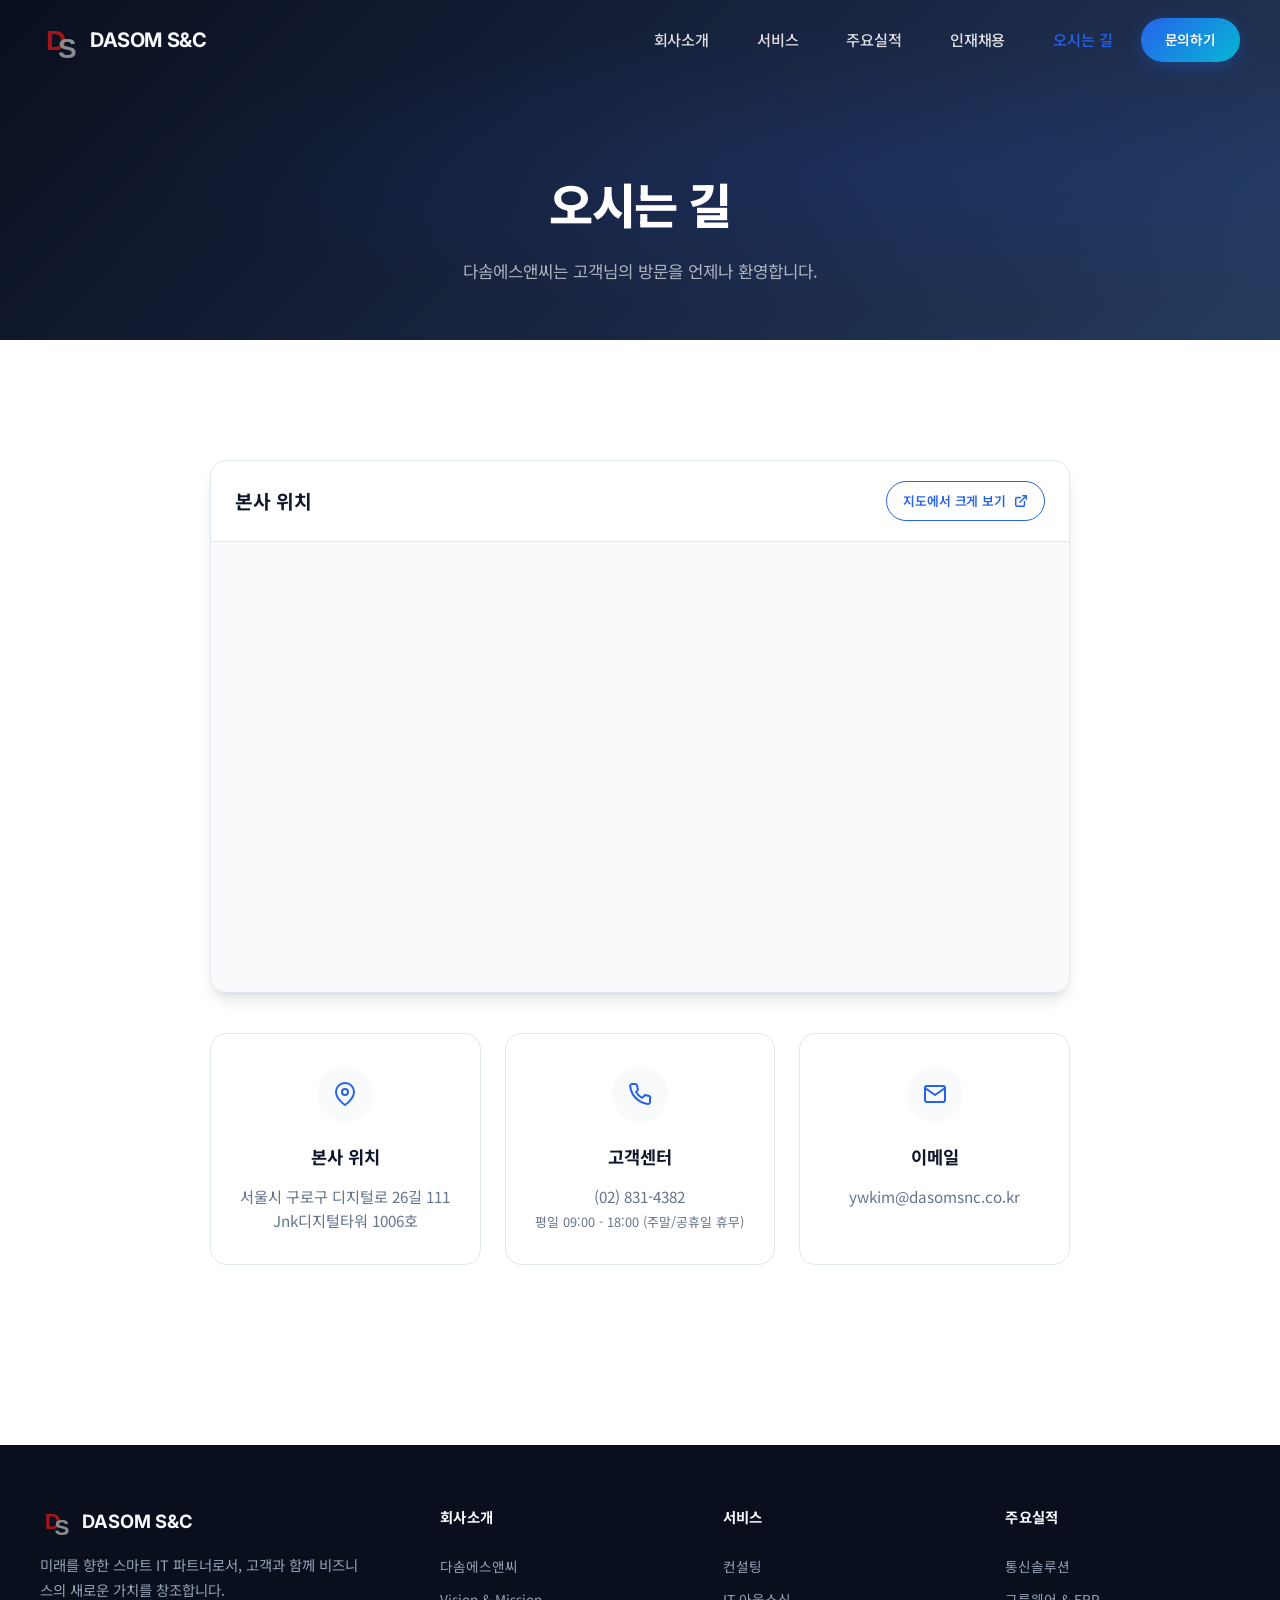
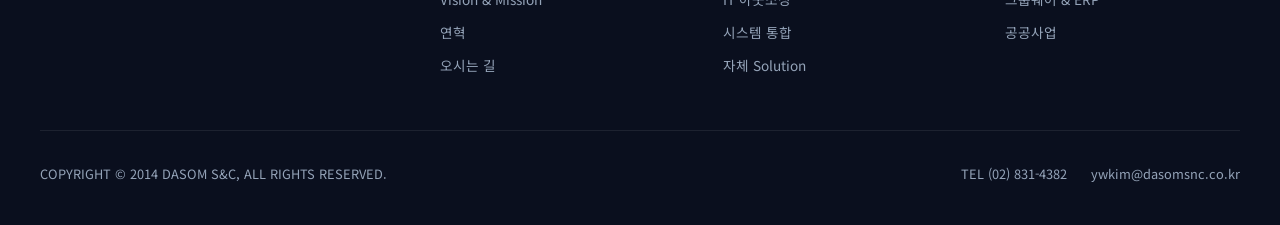
<file: location.html>
<!DOCTYPE html>
<html lang="ko">
<head>
    <meta charset="UTF-8">
    <meta name="viewport" content="width=device-width, initial-scale=1.0">
    <meta name="description" content="다솜에스앤씨 오시는 길 - 서울시 구로구 디지털로 26길 111, Jnk디지털타워 1006호 소재 본사 위치 및 연락처 안내입니다.">
    <meta name="keywords" content="다솜에스앤씨, 오시는길, 본사위치, 연락처, Jnk디지털타워, IT 전문기업">
    <title>오시는 길 | 다솜에스앤씨 DASOM S&C</title>

    <!-- Fonts -->
    <link rel="preconnect" href="https://fonts.googleapis.com">
    <link rel="preconnect" href="https://fonts.gstatic.com" crossorigin>
    <link href="https://fonts.googleapis.com/css2?family=Noto+Sans+KR:wght@300;400;500;600;700;800;900&family=Inter:wght@300;400;500;600;700;800&display=swap" rel="stylesheet">

    <!-- Stylesheets -->
    <link rel="stylesheet" href="css/style.css">
    <link rel="stylesheet" href="css/company.css">
    <link rel="stylesheet" href="css/location.css">


</head>
<body>

    <!-- HEADER -->
    <header class="header" id="header">
        <div class="header-inner">
            <a href="index.html" class="logo" id="logo">
                <img src="images/ds_logo.svg" alt="다솜에스앤씨 로고">
                <span class="logo-text">DASOM S&C</span>
            </a>
            <nav class="nav-desktop" id="nav-desktop" aria-label="메인 내비게이션">
                <a href="company.html" class="nav-link">회사소개</a>
                <a href="services.html" class="nav-link">서비스</a>
                <a href="portfolio.html" class="nav-link">주요실적</a>
                <a href="recruit.html" class="nav-link">인재채용</a>
                <a href="location.html" class="nav-link active-nav">오시는 길</a>
                <a href="index.html#contact" class="btn btn-primary" style="padding: 10px 24px; font-size: 0.85rem;">문의하기</a>
            </nav>
            <button class="menu-toggle" id="menu-toggle" aria-label="메뉴 열기/닫기">
                <span class="bar"></span>
            </button>
        </div>
    </header>

    <!-- Mobile Navigation -->
    <nav class="nav-mobile" id="nav-mobile" aria-label="모바일 내비게이션">
        <a href="company.html" class="nav-mobile-link">회사소개</a>
        <a href="services.html" class="nav-mobile-link">서비스</a>
        <a href="portfolio.html" class="nav-mobile-link">주요실적</a>
        <a href="recruit.html" class="nav-mobile-link">인재채용</a>
        <a href="location.html" class="nav-mobile-link">오시는 길</a>
        <a href="index.html#contact" class="nav-mobile-link" style="color: var(--primary);">문의하기</a>
    </nav>

    <!-- PAGE HERO BANNER -->
    <section class="page-hero" id="page-hero">
        <div class="page-hero-bg"></div>
        <div class="page-hero-content">
            <h1 class="page-hero-title">오시는 길</h1>
            <p class="page-hero-desc">다솜에스앤씨는 고객님의 방문을 언제나 환영합니다.</p>
        </div>
    </section>

    <!-- LOCATION SECTION -->
    <section class="comp-section" id="location">
        <div class="container">
            <div class="location-container">
                
                <!-- Map Card -->
                <div class="map-section reveal">
                    <div class="map-header">
                        <h3>본사 위치</h3>
                        <a href="https://www.google.com/maps/place/Jnk%EB%94%94%EC%A7%80%ED%84%B8%ED%83%80%EC%9B%8C/data=!3m1!4b1!4m6!3m5!1s0x357c9e245309e499:0x92889535168a7fcd!8m2!3d37.4821602!4d126.897439!16s%2Fg%2F1tcxml53?entry=ttu" target="_blank" rel="noopener noreferrer" class="btn btn-outline-dark" style="padding: 8px 16px; font-size: 0.8rem;">
                            지도에서 크게 보기
                            <svg width="14" height="14" viewBox="0 0 24 24" fill="none" stroke="currentColor" stroke-width="2.5" stroke-linecap="round" stroke-linejoin="round"><path d="M18 13v6a2 2 0 0 1-2 2H5a2 2 0 0 1-2-2V8a2 2 0 0 1 2-2h6"/><polyline points="15 3 21 3 21 9"/><line x1="10" y1="14" x2="21" y2="3"/></svg>
                        </a>
                    </div>
                    <div class="map-canvas">
                        <!-- Google Maps Embed -->
                        <iframe 
                            src="https://www.google.com/maps/embed?pb=!1m18!1m12!1m3!1d3166.0917907718426!2d126.8948640756299!3d37.482160228962286!2m3!1f0!2f0!3f0!3m2!1i1024!2i768!4f13.1!3m3!1m2!1s0x357c9e245309e499:0x92889535168a7fcd!2z6rWs66Gc6rWsIOuUlOyngO2EuOuhnCAyNuq4uCAxMTEgSm5r65S7KeA7Y6Y7YOA74!5e0!3m2!1sko!2skr!4v1713570650228!5m2!1sko!2skr"
                            allowfullscreen="" 
                            loading="lazy" 
                            referrerpolicy="no-referrer-when-downgrade">
                        </iframe>
                    </div>
                </div>

                <!-- Info Grid -->
                <div class="contact-info-grid">
                    <div class="contact-info-card reveal delay-1">
                        <div class="contact-icon-wrap">
                            <svg width="24" height="24" viewBox="0 0 24 24" fill="none" stroke="currentColor" stroke-width="2" stroke-linecap="round" stroke-linejoin="round"><path d="M21 10c0 7-9 13-9 13s-9-6-9-13a9 9 0 0 1 18 0z"/><circle cx="12" cy="10" r="3"/></svg>
                        </div>
                        <h4>본사 위치</h4>
                        <p>서울시 구로구 디지털로 26길 111<br>Jnk디지털타워 1006호</p>
                    </div>

                    <div class="contact-info-card reveal delay-2">
                        <div class="contact-icon-wrap">
                            <svg width="24" height="24" viewBox="0 0 24 24" fill="none" stroke="currentColor" stroke-width="2" stroke-linecap="round" stroke-linejoin="round"><path d="M22 16.92v3a2 2 0 0 1-2.18 2 19.79 19.79 0 0 1-8.63-3.07 19.5 19.5 0 0 1-6-6 19.79 19.79 0 0 1-3.07-8.67A2 2 0 0 1 4.11 2h3a2 2 0 0 1 2 1.72 12.84 12.84 0 0 0 .7 2.81 2 2 0 0 1-.45 2.11L8.09 9.91a16 16 0 0 0 6 6l2.19-2.19a2 2 0 0 1 2.11-.45 12.84 12.84 0 0 0 2.81.7A2 2 0 0 1 22 16.92z"/></svg>
                        </div>
                        <h4>고객센터</h4>
                        <p><a href="tel:028314382">(02) 831-4382</a></p>
                        <p style="font-size: 0.8rem; margin-top: 4px;">평일 09:00 - 18:00 (주말/공휴일 휴무)</p>
                    </div>

                    <div class="contact-info-card reveal delay-3">
                        <div class="contact-icon-wrap">
                            <svg width="24" height="24" viewBox="0 0 24 24" fill="none" stroke="currentColor" stroke-width="2" stroke-linecap="round" stroke-linejoin="round"><path d="M4 4h16c1.1 0 2 .9 2 2v12c0 1.1-.9 2-2 2H4c-1.1 0-2-.9-2-2V6c0-1.1.9-2 2-2z"/><polyline points="22,6 12,13 2,6"/></svg>
                        </div>
                        <h4>이메일</h4>
                        <p><a href="mailto:ywkim@dasomsnc.co.kr">ywkim@dasomsnc.co.kr</a></p>
                    </div>
                </div>

            </div>
        </div>
    </section>

    <!-- FOOTER -->
    <footer class="footer" id="footer">
        <div class="container">
            <div class="footer-inner">
                <div class="footer-brand">
                    <div class="footer-logo">
                        <img src="images/ds_logo.svg" alt="다솜에스앤씨">
                        <span>DASOM S&C</span>
                    </div>
                    <p>미래를 향한 스마트 IT 파트너로서, 고객과 함께 비즈니스의 새로운 가치를 창조합니다.</p>
                </div>
                <div class="footer-col">
                    <h4>회사소개</h4>
                    <a href="company.html">다솜에스앤씨</a>
                    <a href="company.html#vision">Vision & Mission</a>
                    <a href="company.html#history">연혁</a>
                    <a href="location.html">오시는 길</a>
                </div>
                <div class="footer-col">
                    <h4>서비스</h4>
                    <a href="services.html#consulting">컨설팅</a>
                    <a href="services.html#outsourcing">IT 아웃소싱</a>
                    <a href="services.html#integration">시스템 통합</a>
                    <a href="services.html#solution">자체 Solution</a>
                </div>
                <div class="footer-col">
                    <h4>주요실적</h4>
                    <a href="portfolio.html#telecom">통신솔루션</a>
                    <a href="portfolio.html#erp">그룹웨어 & ERP</a>
                    <a href="portfolio.html#public">공공사업</a>
                </div>
            </div>
            <div class="footer-bottom">
                <span>COPYRIGHT &copy; 2014 DASOM S&C, ALL RIGHTS RESERVED.</span>
                <div class="footer-contact">
                    <a href="tel:028314382">TEL (02) 831-4382</a>
                    <a href="mailto:ywkim@dasomsnc.co.kr">ywkim@dasomsnc.co.kr</a>
                </div>
            </div>
        </div>
    </footer>

    <!-- Scroll to Top -->
    <button class="scroll-top" id="scroll-top" aria-label="페이지 상단으로 이동">
        <svg width="22" height="22" viewBox="0 0 24 24" fill="none" stroke="currentColor" stroke-width="2.5" stroke-linecap="round" stroke-linejoin="round"><path d="m18 15-6-6-6 6"/></svg>
    </button>

    <script src="js/main.js"></script>
    <script src="js/company.js"></script>
</body>
</html>
</file>
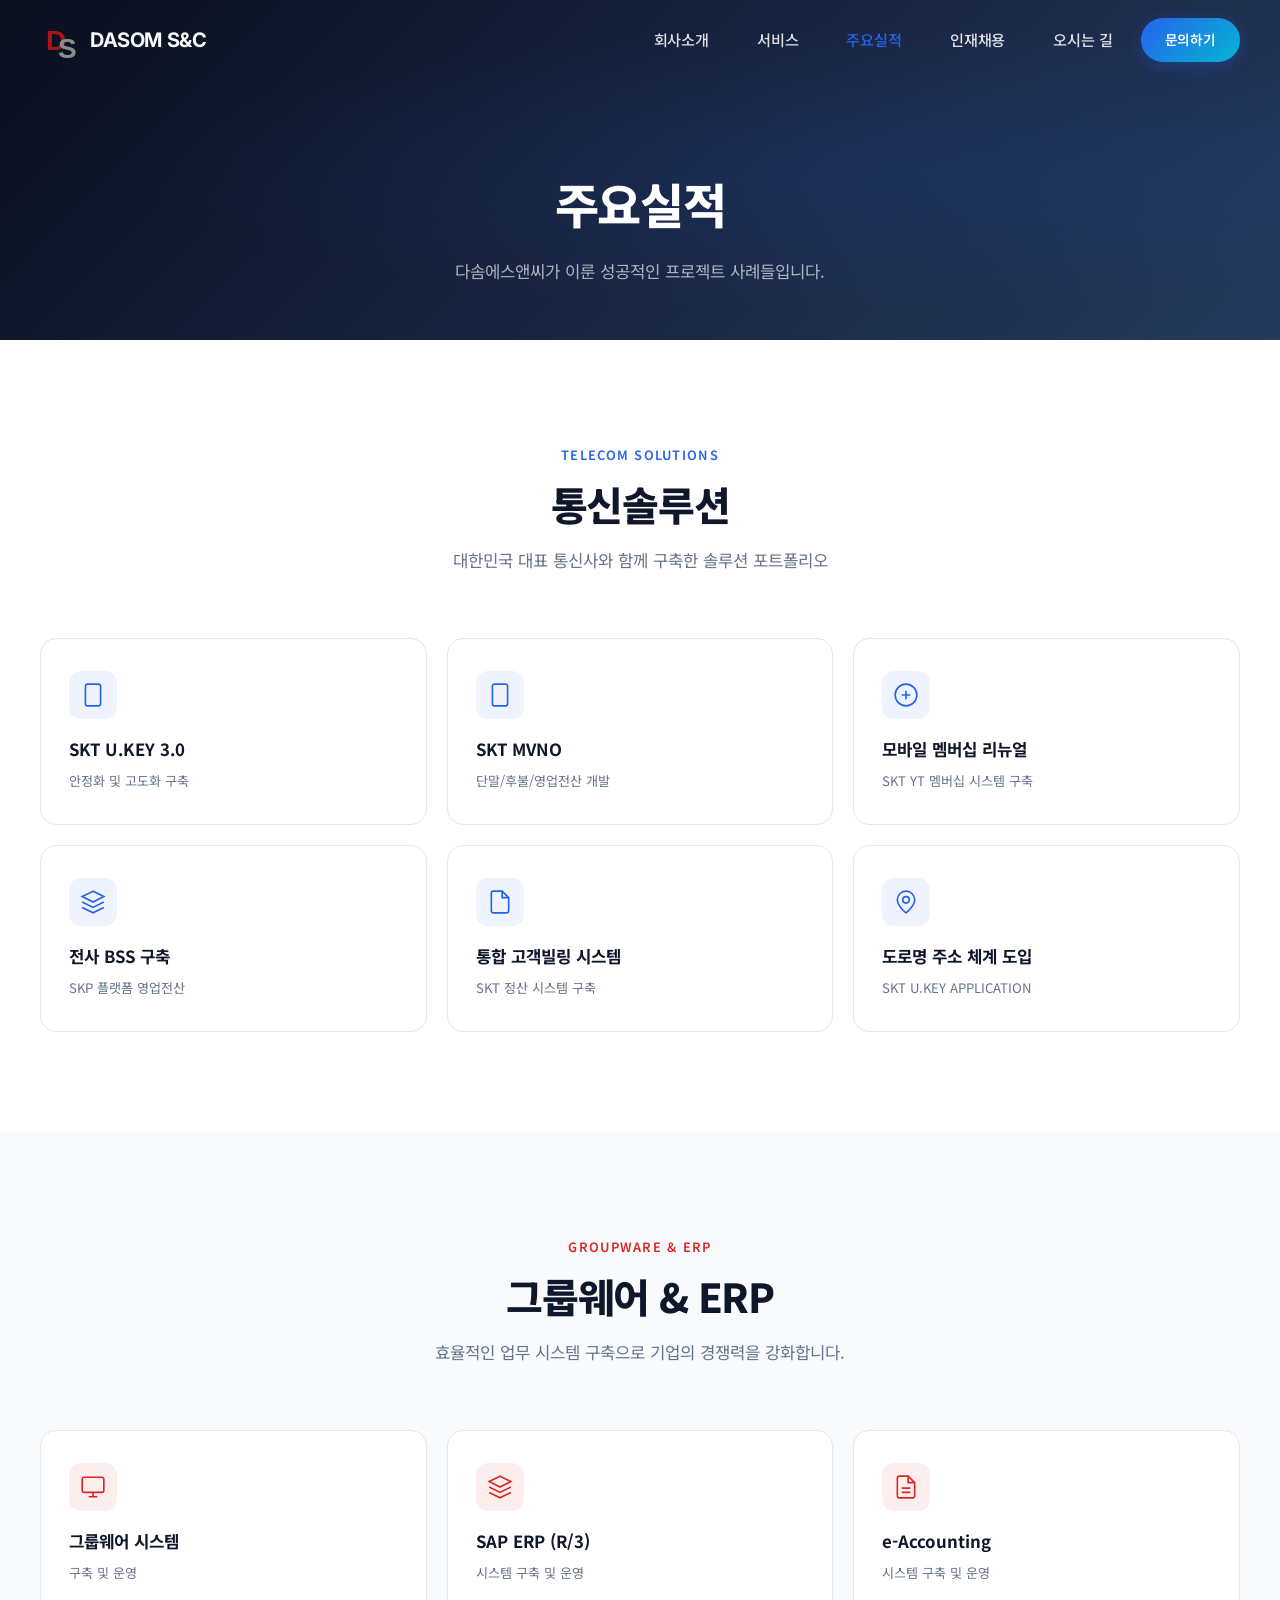
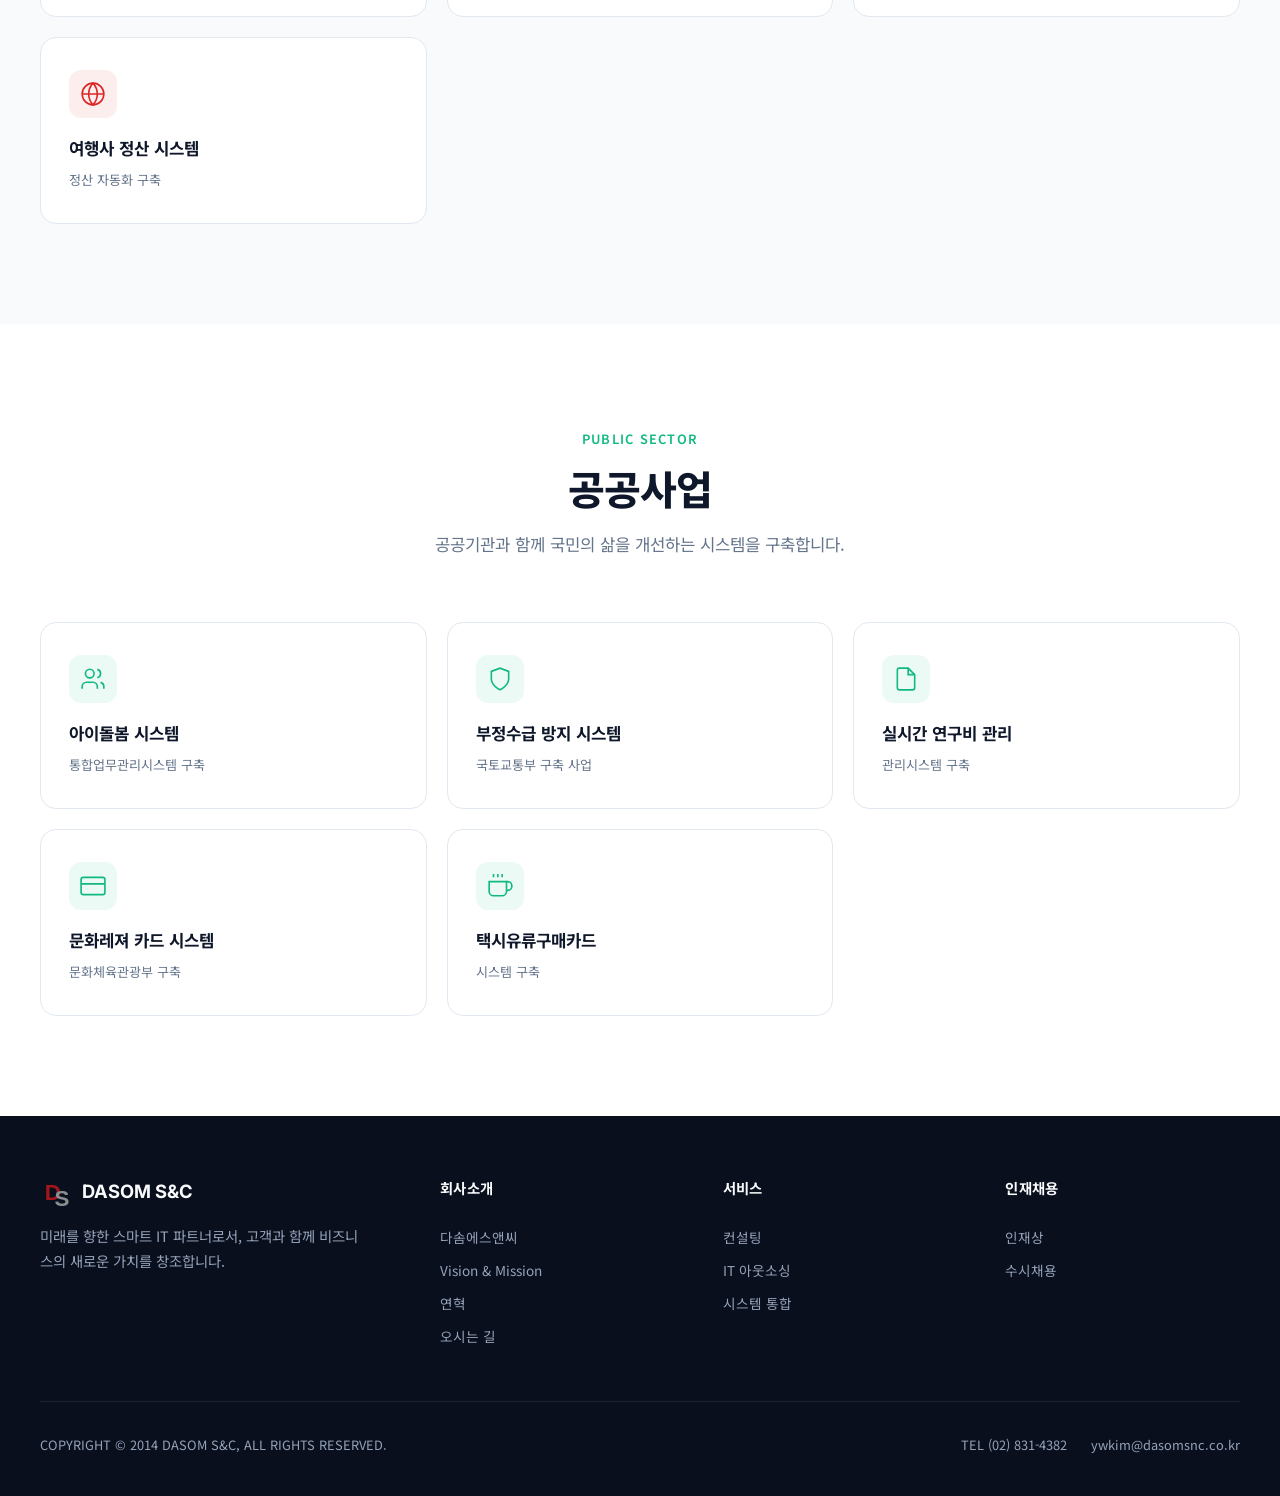
<file: portfolio.html>
<!DOCTYPE html>
<html lang="ko">
<head>
    <meta charset="UTF-8">
    <meta name="viewport" content="width=device-width, initial-scale=1.0">
    <meta name="description" content="다솜에스앤씨 주요실적 - 통신솔루션, 그룹웨어/ERP, 공공사업 등 풍부한 프로젝트 수행 경험">
    <title>주요실적 | 다솜에스앤씨 DASOM S&C</title>
    <link rel="preconnect" href="https://fonts.googleapis.com">
    <link rel="preconnect" href="https://fonts.gstatic.com" crossorigin>
    <link href="https://fonts.googleapis.com/css2?family=Noto+Sans+KR:wght@300;400;500;600;700;800;900&family=Inter:wght@300;400;500;600;700;800&display=swap" rel="stylesheet">
    <link rel="stylesheet" href="css/style.css">
    <link rel="stylesheet" href="css/company.css">
    <link rel="stylesheet" href="css/subpage.css">

</head>
<body>
    <!-- HEADER -->
    <header class="header" id="header">
        <div class="header-inner">
            <a href="index.html" class="logo"><img src="images/ds_logo.svg" alt="다솜에스앤씨 로고"><span class="logo-text">DASOM S&C</span></a>
            <nav class="nav-desktop" id="nav-desktop">
                <a href="company.html" class="nav-link">회사소개</a>
                <a href="services.html" class="nav-link">서비스</a>
                <a href="portfolio.html" class="nav-link active-nav">주요실적</a>
                <a href="recruit.html" class="nav-link">인재채용</a>
                <a href="location.html" class="nav-link">오시는 길</a>
                <a href="index.html#contact" class="btn btn-primary" style="padding:10px 24px;font-size:.85rem;">문의하기</a>
            </nav>
            <button class="menu-toggle" id="menu-toggle" aria-label="메뉴"><span class="bar"></span></button>
        </div>
    </header>
    <nav class="nav-mobile" id="nav-mobile">
        <a href="company.html" class="nav-mobile-link">회사소개</a>
        <a href="services.html" class="nav-mobile-link">서비스</a>
        <a href="portfolio.html" class="nav-mobile-link">주요실적</a>
        <a href="recruit.html" class="nav-mobile-link">인재채용</a>
        <a href="location.html" class="nav-mobile-link">오시는 길</a>
        <a href="index.html#contact" class="nav-mobile-link" style="color:var(--primary);">문의하기</a>
    </nav>

    <!-- PAGE HERO -->
    <section class="page-hero">
        <div class="page-hero-bg"></div>
        <div class="page-hero-content">

            <h1 class="page-hero-title">주요실적</h1>
            <p class="page-hero-desc">다솜에스앤씨가 이룬 성공적인 프로젝트 사례들입니다.</p>
        </div>

    </section>

    <!-- TELECOM -->
    <section class="comp-section" id="telecom">
        <div class="container">
            <div class="section-header reveal">
                <span class="section-tag">Telecom Solutions</span>
                <h2 class="section-title dark">통신솔루션</h2>
                <p class="section-desc">대한민국 대표 통신사와 함께 구축한 솔루션 포트폴리오</p>
            </div>
            <div class="portfolio-grid reveal">
                <div class="pf-card blue"><div class="pf-icon"><svg viewBox="0 0 24 24" fill="none" stroke="currentColor" stroke-width="1.5"><rect x="5" y="2" width="14" height="20" rx="2"/><path d="M12 18h.01"/></svg></div><h4>SKT U.KEY 3.0</h4><p>안정화 및 고도화 구축</p></div>
                <div class="pf-card blue"><div class="pf-icon"><svg viewBox="0 0 24 24" fill="none" stroke="currentColor" stroke-width="1.5"><rect x="5" y="2" width="14" height="20" rx="2"/><path d="M12 18h.01"/></svg></div><h4>SKT MVNO</h4><p>단말/후불/영업전산 개발</p></div>
                <div class="pf-card blue"><div class="pf-icon"><svg viewBox="0 0 24 24" fill="none" stroke="currentColor" stroke-width="1.5"><circle cx="12" cy="12" r="10"/><path d="M8 12h8"/><path d="M12 8v8"/></svg></div><h4>모바일 멤버십 리뉴얼</h4><p>SKT YT 멤버십 시스템 구축</p></div>
                <div class="pf-card blue"><div class="pf-icon"><svg viewBox="0 0 24 24" fill="none" stroke="currentColor" stroke-width="1.5"><path d="M12 2L2 7l10 5 10-5-10-5z"/><path d="M2 17l10 5 10-5"/><path d="M2 12l10 5 10-5"/></svg></div><h4>전사 BSS 구축</h4><p>SKP 플랫폼 영업전산</p></div>
                <div class="pf-card blue"><div class="pf-icon"><svg viewBox="0 0 24 24" fill="none" stroke="currentColor" stroke-width="1.5"><path d="M14 2H6a2 2 0 0 0-2 2v16c0 1.1.9 2 2 2h12a2 2 0 0 0 2-2V8l-6-6z"/><path d="M14 2v6h6"/></svg></div><h4>통합 고객빌링 시스템</h4><p>SKT 정산 시스템 구축</p></div>
                <div class="pf-card blue"><div class="pf-icon"><svg viewBox="0 0 24 24" fill="none" stroke="currentColor" stroke-width="1.5"><path d="M20 10c0 6-8 12-8 12s-8-6-8-12a8 8 0 0 1 16 0Z"/><circle cx="12" cy="10" r="3"/></svg></div><h4>도로명 주소 체계 도입</h4><p>SKT U.KEY APPLICATION</p></div>
            </div>
        </div>
    </section>

    <!-- ERP & GROUPWARE -->
    <section class="comp-section comp-section-light" id="erp">
        <div class="container">
            <div class="section-header reveal">
                <span class="section-tag" style="color:#dc2626;">Groupware & ERP</span>
                <h2 class="section-title dark">그룹웨어 & ERP</h2>
                <p class="section-desc">효율적인 업무 시스템 구축으로 기업의 경쟁력을 강화합니다.</p>
            </div>
            <div class="portfolio-grid reveal">
                <div class="pf-card red"><div class="pf-icon"><svg viewBox="0 0 24 24" fill="none" stroke="currentColor" stroke-width="1.5"><rect x="2" y="3" width="20" height="14" rx="2"/><path d="M8 21h8"/><path d="M12 17v4"/></svg></div><h4>그룹웨어 시스템</h4><p>구축 및 운영</p></div>
                <div class="pf-card red"><div class="pf-icon"><svg viewBox="0 0 24 24" fill="none" stroke="currentColor" stroke-width="1.5"><path d="M12 2L2 7l10 5 10-5-10-5z"/><path d="M2 17l10 5 10-5"/><path d="M2 12l10 5 10-5"/></svg></div><h4>SAP ERP (R/3)</h4><p>시스템 구축 및 운영</p></div>
                <div class="pf-card red"><div class="pf-icon"><svg viewBox="0 0 24 24" fill="none" stroke="currentColor" stroke-width="1.5"><path d="M14 2H6a2 2 0 0 0-2 2v16c0 1.1.9 2 2 2h12a2 2 0 0 0 2-2V8l-6-6z"/><path d="M14 2v6h6"/><path d="M16 13H8"/><path d="M16 17H8"/></svg></div><h4>e-Accounting</h4><p>시스템 구축 및 운영</p></div>
                <div class="pf-card red"><div class="pf-icon"><svg viewBox="0 0 24 24" fill="none" stroke="currentColor" stroke-width="1.5"><circle cx="12" cy="12" r="10"/><path d="M2 12h20"/><path d="M12 2a15.3 15.3 0 0 1 4 10 15.3 15.3 0 0 1-4 10 15.3 15.3 0 0 1-4-10 15.3 15.3 0 0 1 4-10z"/></svg></div><h4>여행사 정산 시스템</h4><p>정산 자동화 구축</p></div>
            </div>
        </div>
    </section>

    <!-- PUBLIC SECTOR -->
    <section class="comp-section" id="public">
        <div class="container">
            <div class="section-header reveal">
                <span class="section-tag" style="color:#10b981;">Public Sector</span>
                <h2 class="section-title dark">공공사업</h2>
                <p class="section-desc">공공기관과 함께 국민의 삶을 개선하는 시스템을 구축합니다.</p>
            </div>
            <div class="portfolio-grid reveal">
                <div class="pf-card green"><div class="pf-icon"><svg viewBox="0 0 24 24" fill="none" stroke="currentColor" stroke-width="1.5"><path d="M16 21v-2a4 4 0 0 0-4-4H6a4 4 0 0 0-4 4v2"/><circle cx="9" cy="7" r="4"/><path d="M22 21v-2a4 4 0 0 0-3-3.87"/><path d="M16 3.13a4 4 0 0 1 0 7.75"/></svg></div><h4>아이돌봄 시스템</h4><p>통합업무관리시스템 구축</p></div>
                <div class="pf-card green"><div class="pf-icon"><svg viewBox="0 0 24 24" fill="none" stroke="currentColor" stroke-width="1.5"><path d="M12 22s8-4 8-10V5l-8-3-8 3v7c0 6 8 10 8 10z"/></svg></div><h4>부정수급 방지 시스템</h4><p>국토교통부 구축 사업</p></div>
                <div class="pf-card green"><div class="pf-icon"><svg viewBox="0 0 24 24" fill="none" stroke="currentColor" stroke-width="1.5"><path d="M14 2H6a2 2 0 0 0-2 2v16c0 1.1.9 2 2 2h12a2 2 0 0 0 2-2V8l-6-6z"/><path d="M14 2v6h6"/></svg></div><h4>실시간 연구비 관리</h4><p>관리시스템 구축</p></div>
                <div class="pf-card green"><div class="pf-icon"><svg viewBox="0 0 24 24" fill="none" stroke="currentColor" stroke-width="1.5"><rect x="1" y="4" width="22" height="16" rx="2"/><path d="M1 10h22"/></svg></div><h4>문화레져 카드 시스템</h4><p>문화체육관광부 구축</p></div>
                <div class="pf-card green"><div class="pf-icon"><svg viewBox="0 0 24 24" fill="none" stroke="currentColor" stroke-width="1.5"><path d="M18 8h1a4 4 0 0 1 0 8h-1"/><path d="M2 8h16v9a4 4 0 0 1-4 4H6a4 4 0 0 1-4-4V8z"/><path d="M6 1v3"/><path d="M10 1v3"/><path d="M14 1v3"/></svg></div><h4>택시유류구매카드</h4><p>시스템 구축</p></div>
            </div>
        </div>
    </section>

    <!-- FOOTER -->
    <footer class="footer"><div class="container"><div class="footer-inner"><div class="footer-brand"><div class="footer-logo"><img src="images/ds_logo.svg" alt="다솜에스앤씨"><span>DASOM S&C</span></div><p>미래를 향한 스마트 IT 파트너로서, 고객과 함께 비즈니스의 새로운 가치를 창조합니다.</p></div><div class="footer-col"><h4>회사소개</h4><a href="company.html">다솜에스앤씨</a><a href="company.html#vision">Vision & Mission</a><a href="company.html#history">연혁</a><a href="location.html">오시는 길</a></div><div class="footer-col"><h4>서비스</h4><a href="services.html#consulting">컨설팅</a><a href="services.html#outsourcing">IT 아웃소싱</a><a href="services.html#integration">시스템 통합</a></div><div class="footer-col"><h4>인재채용</h4><a href="recruit.html#talent">인재상</a><a href="recruit.html#jobs">수시채용</a></div></div><div class="footer-bottom"><span>COPYRIGHT &copy; 2014 DASOM S&C, ALL RIGHTS RESERVED.</span><div class="footer-contact"><a href="tel:028314382">TEL (02) 831-4382</a><a href="mailto:ywkim@dasomsnc.co.kr">ywkim@dasomsnc.co.kr</a></div></div></div></footer>

    <button class="scroll-top" id="scroll-top" aria-label="위로"><svg width="22" height="22" viewBox="0 0 24 24" fill="none" stroke="currentColor" stroke-width="2.5"><path d="m18 15-6-6-6 6"/></svg></button>
    <script src="js/main.js"></script>
    <script src="js/company.js"></script>
</body>
</html>
</file>
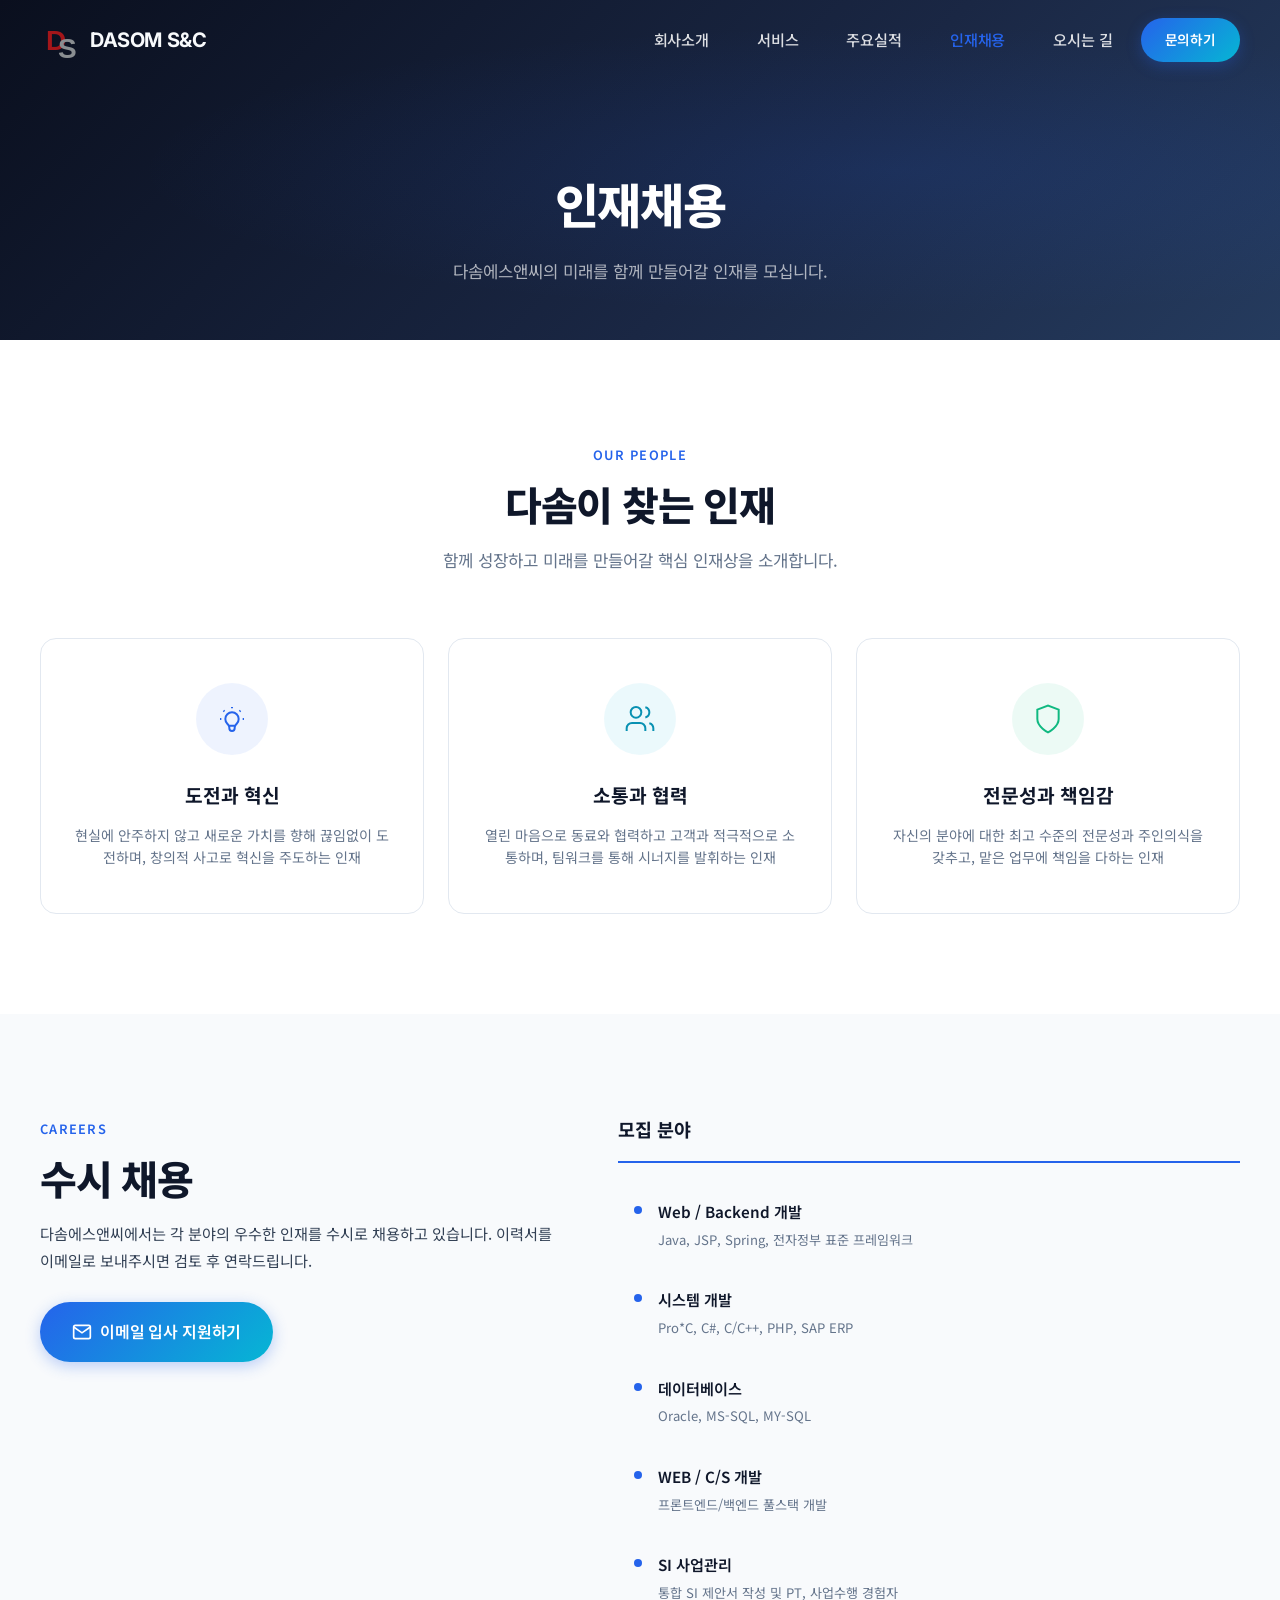
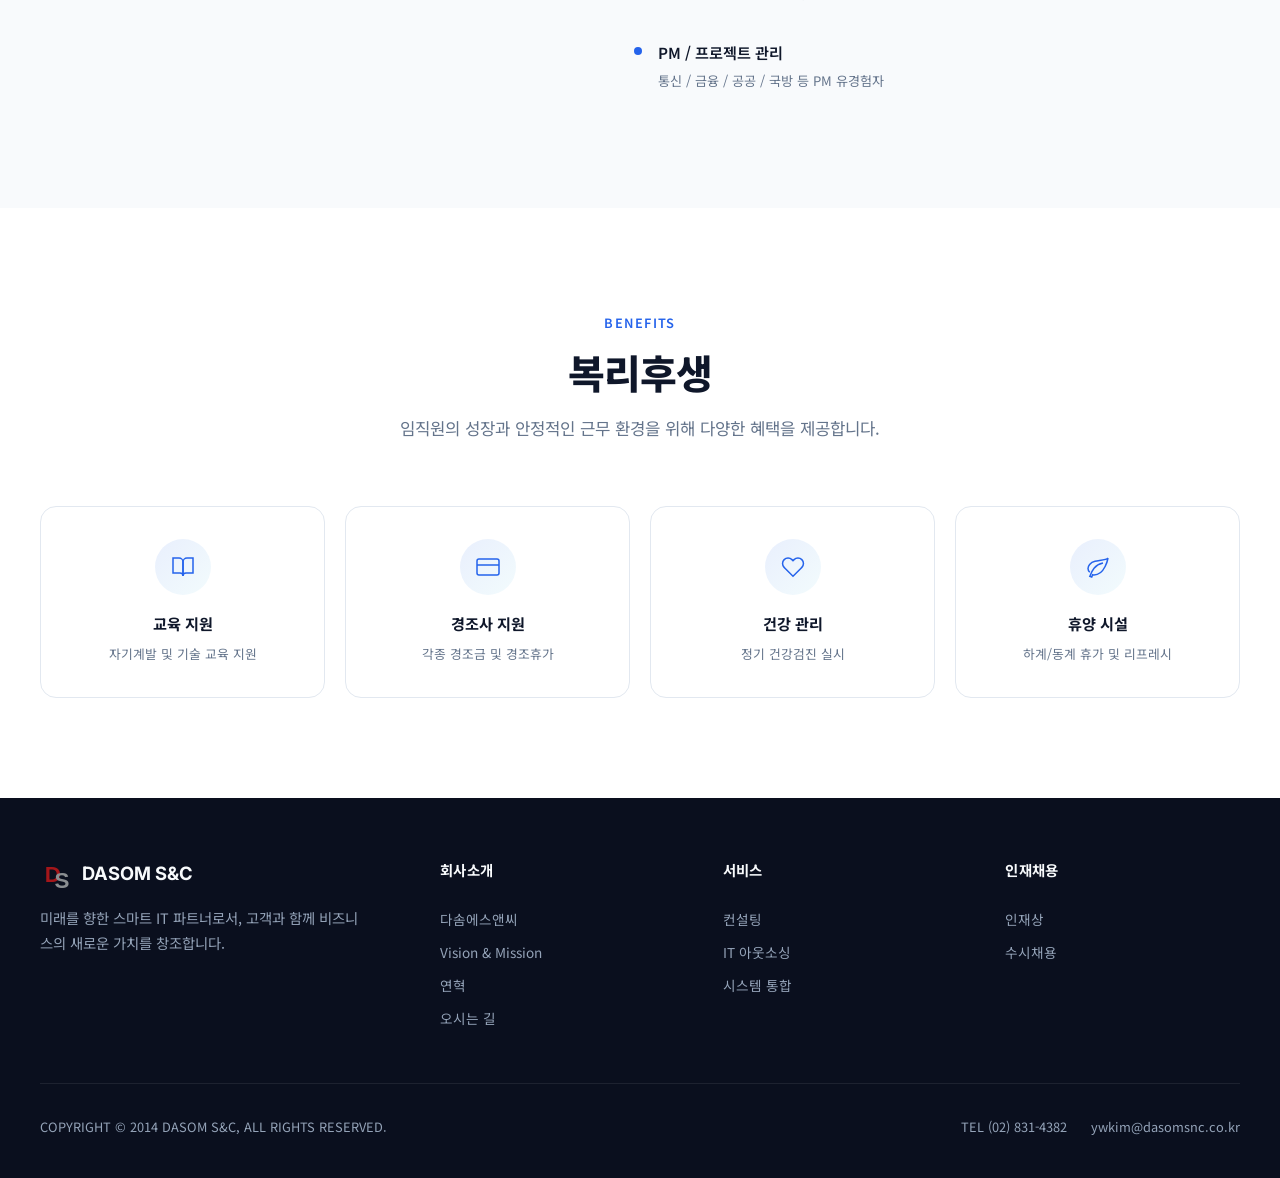
<file: recruit.html>
<!DOCTYPE html>
<html lang="ko">
<head>
    <meta charset="UTF-8">
    <meta name="viewport" content="width=device-width, initial-scale=1.0">
    <meta name="description" content="다솜에스앤씨 인재채용 - 다솜에스앤씨의 미래를 함께 만들어갈 인재를 모집합니다.">
    <title>인재채용 | 다솜에스앤씨 DASOM S&C</title>
    <link rel="preconnect" href="https://fonts.googleapis.com">
    <link rel="preconnect" href="https://fonts.gstatic.com" crossorigin>
    <link href="https://fonts.googleapis.com/css2?family=Noto+Sans+KR:wght@300;400;500;600;700;800;900&family=Inter:wght@300;400;500;600;700;800&display=swap" rel="stylesheet">
    <link rel="stylesheet" href="css/style.css">
    <link rel="stylesheet" href="css/company.css">
    <link rel="stylesheet" href="css/subpage.css">

</head>
<body>
    <!-- HEADER -->
    <header class="header" id="header">
        <div class="header-inner">
            <a href="index.html" class="logo"><img src="images/ds_logo.svg" alt="다솜에스앤씨 로고"><span class="logo-text">DASOM S&C</span></a>
            <nav class="nav-desktop" id="nav-desktop">
                <a href="company.html" class="nav-link">회사소개</a>
                <a href="services.html" class="nav-link">서비스</a>
                <a href="portfolio.html" class="nav-link">주요실적</a>
                <a href="recruit.html" class="nav-link active-nav">인재채용</a>
                <a href="location.html" class="nav-link">오시는 길</a>
                <a href="index.html#contact" class="btn btn-primary" style="padding:10px 24px;font-size:.85rem;">문의하기</a>
            </nav>
            <button class="menu-toggle" id="menu-toggle" aria-label="메뉴"><span class="bar"></span></button>
        </div>
    </header>
    <nav class="nav-mobile" id="nav-mobile">
        <a href="company.html" class="nav-mobile-link">회사소개</a>
        <a href="services.html" class="nav-mobile-link">서비스</a>
        <a href="portfolio.html" class="nav-mobile-link">주요실적</a>
        <a href="recruit.html" class="nav-mobile-link">인재채용</a>
        <a href="location.html" class="nav-mobile-link">오시는 길</a>
        <a href="index.html#contact" class="nav-mobile-link" style="color:var(--primary);">문의하기</a>
    </nav>

    <!-- PAGE HERO -->
    <section class="page-hero">
        <div class="page-hero-bg"></div>
        <div class="page-hero-content">

            <h1 class="page-hero-title">인재채용</h1>
            <p class="page-hero-desc">다솜에스앤씨의 미래를 함께 만들어갈 인재를 모십니다.</p>
        </div>

    </section>

    <!-- TALENT (인재상) -->
    <section class="comp-section" id="talent">
        <div class="container">
            <div class="section-header reveal">
                <span class="section-tag">Our People</span>
                <h2 class="section-title dark">다솜이 찾는 인재</h2>
                <p class="section-desc">함께 성장하고 미래를 만들어갈 핵심 인재상을 소개합니다.</p>
            </div>
            <div class="talent-grid">
                <div class="talent-card reveal delay-1">
                    <div class="talent-icon">
                        <svg viewBox="0 0 24 24" fill="none" stroke="currentColor" stroke-width="1.5"><path d="M9.663 17h4.673M12 3v1m6.364 1.636-.707.707M21 12h-1M4 12H3m3.343-5.657-.707-.707m2.828 9.9a5 5 0 1 1 7.072 0l-.548.547A3.374 3.374 0 0 0 14 18.469V19a2 2 0 1 1-4 0v-.531c0-.895-.356-1.754-.988-2.386l-.548-.547z"/></svg>
                    </div>
                    <h3>도전과 혁신</h3>
                    <p>현실에 안주하지 않고 새로운 가치를 향해 끊임없이 도전하며, 창의적 사고로 혁신을 주도하는 인재</p>
                </div>
                <div class="talent-card reveal delay-2">
                    <div class="talent-icon accent">
                        <svg viewBox="0 0 24 24" fill="none" stroke="currentColor" stroke-width="1.5"><path d="M16 21v-2a4 4 0 0 0-4-4H6a4 4 0 0 0-4 4v2"/><circle cx="9" cy="7" r="4"/><path d="M22 21v-2a4 4 0 0 0-3-3.87"/><path d="M16 3.13a4 4 0 0 1 0 7.75"/></svg>
                    </div>
                    <h3>소통과 협력</h3>
                    <p>열린 마음으로 동료와 협력하고 고객과 적극적으로 소통하며, 팀워크를 통해 시너지를 발휘하는 인재</p>
                </div>
                <div class="talent-card reveal delay-3">
                    <div class="talent-icon green">
                        <svg viewBox="0 0 24 24" fill="none" stroke="currentColor" stroke-width="1.5"><path d="M12 22s8-4 8-10V5l-8-3-8 3v7c0 6 8 10 8 10z"/></svg>
                    </div>
                    <h3>전문성과 책임감</h3>
                    <p>자신의 분야에 대한 최고 수준의 전문성과 주인의식을 갖추고, 맡은 업무에 책임을 다하는 인재</p>
                </div>
            </div>
        </div>
    </section>

    <!-- JOBS (수시채용) -->
    <section class="comp-section comp-section-light" id="jobs">
        <div class="container">
            <div class="recruit-grid reveal">
                <div class="recruit-info">
                    <span class="section-tag">Careers</span>
                    <h2 class="section-title dark">수시 채용</h2>
                    <p class="recruit-desc">다솜에스앤씨에서는 각 분야의 우수한 인재를 수시로 채용하고 있습니다. 이력서를 이메일로 보내주시면 검토 후 연락드립니다.</p>
                    <a href="mailto:ywkim@dasomsnc.co.kr?subject=[입사지원] 다솜에스앤씨 수시채용 지원합니다" class="btn btn-primary recruit-btn">
                        <svg viewBox="0 0 24 24" fill="none" stroke="currentColor" stroke-width="2" width="20" height="20"><path d="M4 4h16c1.1 0 2 .9 2 2v12c0 1.1-.9 2-2 2H4c-1.1 0-2-.9-2-2V6c0-1.1.9-2 2-2z"/><polyline points="22,6 12,13 2,6"/></svg>
                        이메일 입사 지원하기
                    </a>
                </div>
                <div class="recruit-fields">
                    <h3>모집 분야</h3>
                    <div class="field-list">
                        <div class="field-item">
                            <div class="field-dot"></div>
                            <div>
                                <h4>Web / Backend 개발</h4>
                                <p>Java, JSP, Spring, 전자정부 표준 프레임워크</p>
                            </div>
                        </div>
                        <div class="field-item">
                            <div class="field-dot"></div>
                            <div>
                                <h4>시스템 개발</h4>
                                <p>Pro*C, C#, C/C++, PHP, SAP ERP</p>
                            </div>
                        </div>
                        <div class="field-item">
                            <div class="field-dot"></div>
                            <div>
                                <h4>데이터베이스</h4>
                                <p>Oracle, MS-SQL, MY-SQL</p>
                            </div>
                        </div>
                        <div class="field-item">
                            <div class="field-dot"></div>
                            <div>
                                <h4>WEB / C/S 개발</h4>
                                <p>프론트엔드/백엔드 풀스택 개발</p>
                            </div>
                        </div>
                        <div class="field-item">
                            <div class="field-dot"></div>
                            <div>
                                <h4>SI 사업관리</h4>
                                <p>통합 SI 제안서 작성 및 PT, 사업수행 경험자</p>
                            </div>
                        </div>
                        <div class="field-item">
                            <div class="field-dot"></div>
                            <div>
                                <h4>PM / 프로젝트 관리</h4>
                                <p>통신 / 금융 / 공공 / 국방 등 PM 유경험자</p>
                            </div>
                        </div>
                    </div>
                </div>
            </div>
        </div>
    </section>

    <!-- BENEFITS -->
    <section class="comp-section" id="benefits">
        <div class="container">
            <div class="section-header reveal">
                <span class="section-tag">Benefits</span>
                <h2 class="section-title dark">복리후생</h2>
                <p class="section-desc">임직원의 성장과 안정적인 근무 환경을 위해 다양한 혜택을 제공합니다.</p>
            </div>
            <div class="benefits-grid reveal">
                <div class="benefit-card">
                    <div class="benefit-icon">
                        <svg viewBox="0 0 24 24" fill="none" stroke="currentColor" stroke-width="1.5"><path d="M2 3h6a4 4 0 0 1 4 4v14a3 3 0 0 0-3-3H2z"/><path d="M22 3h-6a4 4 0 0 0-4 4v14a3 3 0 0 1 3-3h7z"/></svg>
                    </div>
                    <h4>교육 지원</h4>
                    <p>자기계발 및 기술 교육 지원</p>
                </div>
                <div class="benefit-card">
                    <div class="benefit-icon">
                        <svg viewBox="0 0 24 24" fill="none" stroke="currentColor" stroke-width="1.5"><rect x="1" y="4" width="22" height="16" rx="2"/><path d="M1 10h22"/></svg>
                    </div>
                    <h4>경조사 지원</h4>
                    <p>각종 경조금 및 경조휴가</p>
                </div>
                <div class="benefit-card">
                    <div class="benefit-icon">
                        <svg viewBox="0 0 24 24" fill="none" stroke="currentColor" stroke-width="1.5"><path d="M20.84 4.61a5.5 5.5 0 0 0-7.78 0L12 5.67l-1.06-1.06a5.501 5.501 0 0 0-7.78 7.78l1.06 1.06L12 21.23l7.78-7.78 1.06-1.06a5.5 5.5 0 0 0 0-7.78z"/></svg>
                    </div>
                    <h4>건강 관리</h4>
                    <p>정기 건강검진 실시</p>
                </div>
                <div class="benefit-card">
                    <div class="benefit-icon">
                        <svg viewBox="0 0 24 24" fill="none" stroke="currentColor" stroke-width="1.5"><path d="M17 8C8 10 5.9 16.17 3.82 21.34l1.89.66.95-2.3c.48.17.98.3 1.34.3C19 20 22 3 22 3c-1 2-8 2.25-13 3.25S2 11.5 2 13.5s1.75 3.75 1.75 3.75"/></svg>
                    </div>
                    <h4>휴양 시설</h4>
                    <p>하계/동계 휴가 및 리프레시</p>
                </div>
            </div>
        </div>
    </section>

    <!-- FOOTER -->
    <footer class="footer"><div class="container"><div class="footer-inner"><div class="footer-brand"><div class="footer-logo"><img src="images/ds_logo.svg" alt="다솜에스앤씨"><span>DASOM S&C</span></div><p>미래를 향한 스마트 IT 파트너로서, 고객과 함께 비즈니스의 새로운 가치를 창조합니다.</p></div><div class="footer-col"><h4>회사소개</h4><a href="company.html">다솜에스앤씨</a><a href="company.html#vision">Vision & Mission</a><a href="company.html#history">연혁</a><a href="location.html">오시는 길</a></div><div class="footer-col"><h4>서비스</h4><a href="services.html#consulting">컨설팅</a><a href="services.html#outsourcing">IT 아웃소싱</a><a href="services.html#integration">시스템 통합</a></div><div class="footer-col"><h4>인재채용</h4><a href="recruit.html#talent">인재상</a><a href="recruit.html#jobs">수시채용</a></div></div><div class="footer-bottom"><span>COPYRIGHT &copy; 2014 DASOM S&C, ALL RIGHTS RESERVED.</span><div class="footer-contact"><a href="tel:028314382">TEL (02) 831-4382</a><a href="mailto:ywkim@dasomsnc.co.kr">ywkim@dasomsnc.co.kr</a></div></div></div></footer>

    <button class="scroll-top" id="scroll-top" aria-label="위로"><svg width="22" height="22" viewBox="0 0 24 24" fill="none" stroke="currentColor" stroke-width="2.5"><path d="m18 15-6-6-6 6"/></svg></button>
    <script src="js/main.js"></script>
    <script src="js/company.js"></script>
</body>
</html>
</file>
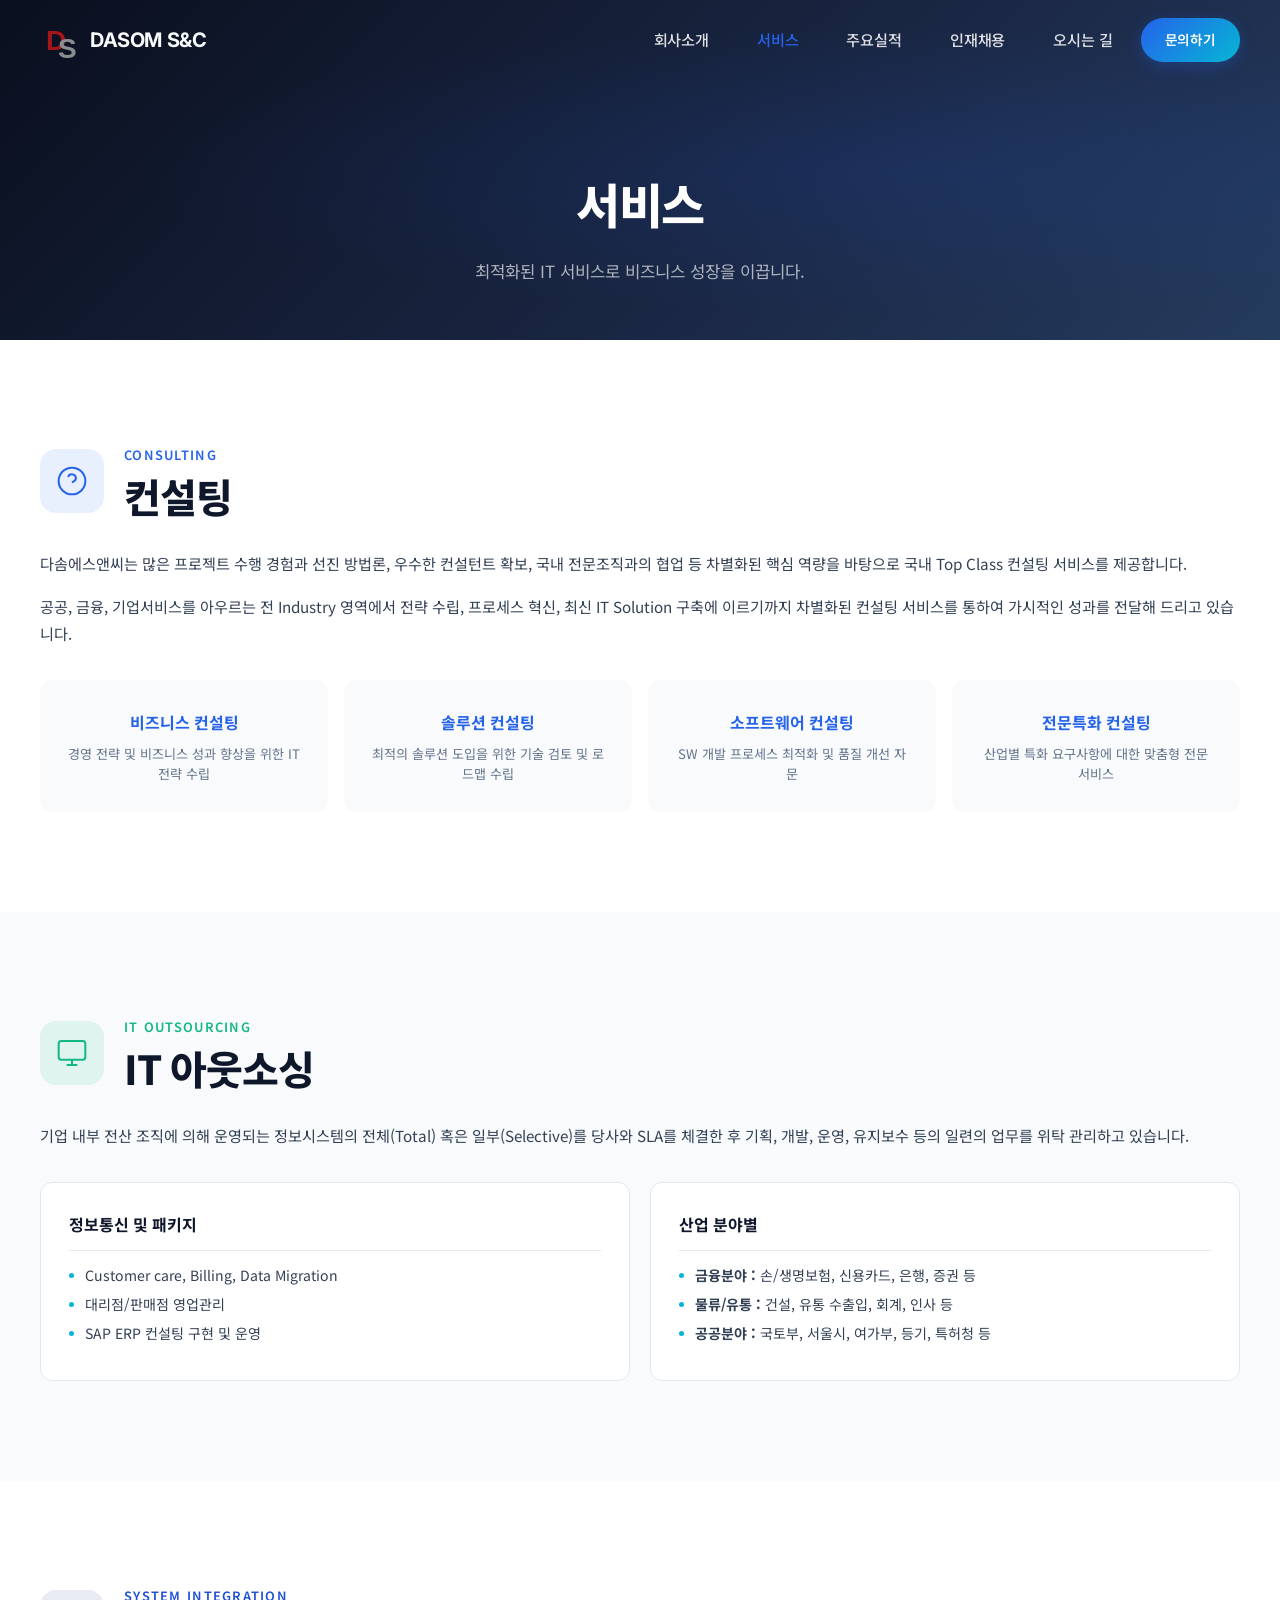
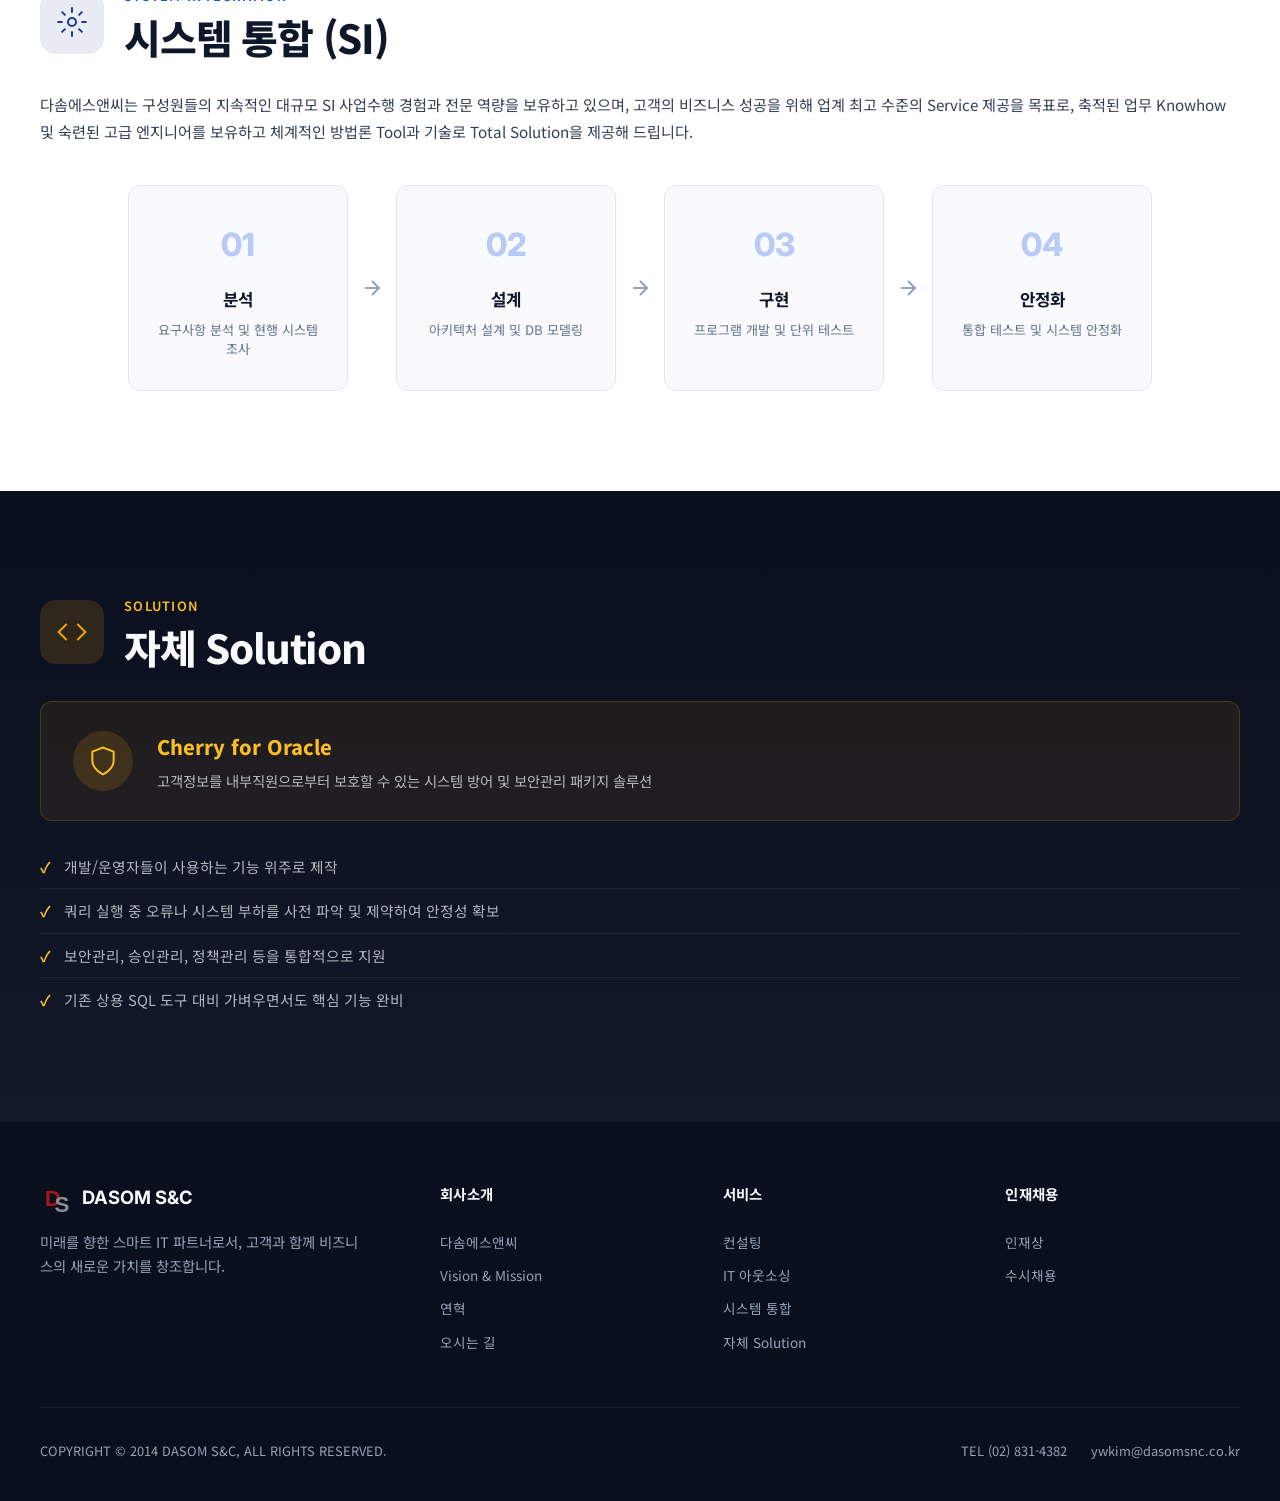
<file: services.html>
<!DOCTYPE html>
<html lang="ko">
<head>
    <meta charset="UTF-8">
    <meta name="viewport" content="width=device-width, initial-scale=1.0">
    <meta name="description" content="다솜에스앤씨 서비스 - 컨설팅, IT 아웃소싱, 시스템 통합(SI), 자체 Solution 등 IT 전문 서비스를 제공합니다.">
    <title>서비스 | 다솜에스앤씨 DASOM S&C</title>
    <link rel="preconnect" href="https://fonts.googleapis.com">
    <link rel="preconnect" href="https://fonts.gstatic.com" crossorigin>
    <link href="https://fonts.googleapis.com/css2?family=Noto+Sans+KR:wght@300;400;500;600;700;800;900&family=Inter:wght@300;400;500;600;700;800&display=swap" rel="stylesheet">
    <link rel="stylesheet" href="css/style.css">
    <link rel="stylesheet" href="css/company.css">
    <link rel="stylesheet" href="css/subpage.css">

</head>
<body>
    <!-- HEADER -->
    <header class="header" id="header">
        <div class="header-inner">
            <a href="index.html" class="logo"><img src="images/ds_logo.svg" alt="다솜에스앤씨 로고"><span class="logo-text">DASOM S&C</span></a>
            <nav class="nav-desktop" id="nav-desktop">
                <a href="company.html" class="nav-link">회사소개</a>
                <a href="services.html" class="nav-link active-nav">서비스</a>
                <a href="portfolio.html" class="nav-link">주요실적</a>
                <a href="recruit.html" class="nav-link">인재채용</a>
                <a href="location.html" class="nav-link">오시는 길</a>
                <a href="index.html#contact" class="btn btn-primary" style="padding:10px 24px;font-size:.85rem;">문의하기</a>
            </nav>
            <button class="menu-toggle" id="menu-toggle" aria-label="메뉴"><span class="bar"></span></button>
        </div>
    </header>
    <nav class="nav-mobile" id="nav-mobile">
        <a href="company.html" class="nav-mobile-link">회사소개</a>
        <a href="services.html" class="nav-mobile-link">서비스</a>
        <a href="portfolio.html" class="nav-mobile-link">주요실적</a>
        <a href="recruit.html" class="nav-mobile-link">인재채용</a>
        <a href="location.html" class="nav-mobile-link">오시는 길</a>
        <a href="index.html#contact" class="nav-mobile-link" style="color:var(--primary);">문의하기</a>
    </nav>

    <!-- PAGE HERO -->
    <section class="page-hero">
        <div class="page-hero-bg"></div>
        <div class="page-hero-content">

            <h1 class="page-hero-title">서비스</h1>
            <p class="page-hero-desc">최적화된 IT 서비스로 비즈니스 성장을 이끕니다.</p>
        </div>

    </section>

    <!-- CONSULTING -->
    <section class="comp-section" id="consulting">
        <div class="container">
            <div class="svc-block reveal">
                <div class="svc-header">
                    <div class="svc-icon-wrap blue">
                        <svg viewBox="0 0 24 24" fill="none" stroke="currentColor" stroke-width="1.5"><circle cx="12" cy="12" r="10"/><path d="M9.09 9a3 3 0 0 1 5.83 1c0 2-3 3-3 3"/><path d="M12 17h.01"/></svg>
                    </div>
                    <div>
                        <span class="section-tag">Consulting</span>
                        <h2 class="section-title dark">컨설팅</h2>
                    </div>
                </div>
                <p class="svc-desc">다솜에스앤씨는 많은 프로젝트 수행 경험과 선진 방법론, 우수한 컨설턴트 확보, 국내 전문조직과의 협업 등 차별화된 핵심 역량을 바탕으로 국내 Top Class 컨설팅 서비스를 제공합니다.</p>
                <p class="svc-desc">공공, 금융, 기업서비스를 아우르는 전 Industry 영역에서 전략 수립, 프로세스 혁신, 최신 IT Solution 구축에 이르기까지 차별화된 컨설팅 서비스를 통하여 가시적인 성과를 전달해 드리고 있습니다.</p>
                <div class="svc-sub-grid four-col">
                    <div class="svc-sub-card"><h4>비즈니스 컨설팅</h4><p>경영 전략 및 비즈니스 성과 향상을 위한 IT 전략 수립</p></div>
                    <div class="svc-sub-card"><h4>솔루션 컨설팅</h4><p>최적의 솔루션 도입을 위한 기술 검토 및 로드맵 수립</p></div>
                    <div class="svc-sub-card"><h4>소프트웨어 컨설팅</h4><p>SW 개발 프로세스 최적화 및 품질 개선 자문</p></div>
                    <div class="svc-sub-card"><h4>전문특화 컨설팅</h4><p>산업별 특화 요구사항에 대한 맞춤형 전문 서비스</p></div>
                </div>
            </div>
        </div>
    </section>

    <!-- IT OUTSOURCING -->
    <section class="comp-section comp-section-light" id="outsourcing">
        <div class="container">
            <div class="svc-block reveal">
                <div class="svc-header">
                    <div class="svc-icon-wrap green">
                        <svg viewBox="0 0 24 24" fill="none" stroke="currentColor" stroke-width="1.5"><rect x="2" y="3" width="20" height="14" rx="2"/><path d="M8 21h8"/><path d="M12 17v4"/></svg>
                    </div>
                    <div>
                        <span class="section-tag" style="color:#10b981;">IT Outsourcing</span>
                        <h2 class="section-title dark">IT 아웃소싱</h2>
                    </div>
                </div>
                <p class="svc-desc">기업 내부 전산 조직에 의해 운영되는 정보시스템의 전체(Total) 혹은 일부(Selective)를 당사와 SLA를 체결한 후 기획, 개발, 운영, 유지보수 등의 일련의 업무를 위탁 관리하고 있습니다.</p>
                <div class="svc-detail-grid">
                    <div class="svc-detail-card">
                        <h4>정보통신 및 패키지</h4>
                        <ul>
                            <li>Customer care, Billing, Data Migration</li>
                            <li>대리점/판매점 영업관리</li>
                            <li>SAP ERP 컨설팅 구현 및 운영</li>
                        </ul>
                    </div>
                    <div class="svc-detail-card">
                        <h4>산업 분야별</h4>
                        <ul>
                            <li><strong>금융분야 :</strong> 손/생명보험, 신용카드, 은행, 증권 등</li>
                            <li><strong>물류/유통 :</strong> 건설, 유통 수출입, 회계, 인사 등</li>
                            <li><strong>공공분야 :</strong> 국토부, 서울시, 여가부, 등기, 특허청 등</li>
                        </ul>
                    </div>
                </div>
            </div>
        </div>
    </section>

    <!-- SYSTEM INTEGRATION -->
    <section class="comp-section" id="integration">
        <div class="container">
            <div class="svc-block reveal">
                <div class="svc-header">
                    <div class="svc-icon-wrap navy">
                        <svg viewBox="0 0 24 24" fill="none" stroke="currentColor" stroke-width="1.5"><circle cx="12" cy="12" r="3"/><path d="M12 1v4"/><path d="M12 19v4"/><path d="M1 12h4"/><path d="M19 12h4"/><path d="m4.22 4.22 2.83 2.83"/><path d="m16.95 16.95 2.83 2.83"/><path d="m16.95 7.05 2.83-2.83"/><path d="m4.22 19.78 2.83-2.83"/></svg>
                    </div>
                    <div>
                        <span class="section-tag" style="color:var(--primary-dark);">System Integration</span>
                        <h2 class="section-title dark">시스템 통합 (SI)</h2>
                    </div>
                </div>
                <p class="svc-desc">다솜에스앤씨는 구성원들의 지속적인 대규모 SI 사업수행 경험과 전문 역량을 보유하고 있으며, 고객의 비즈니스 성공을 위해 업계 최고 수준의 Service 제공을 목표로, 축적된 업무 Knowhow 및 숙련된 고급 엔지니어를 보유하고 체계적인 방법론 Tool과 기술로 Total Solution을 제공해 드립니다.</p>
                <div class="si-flow">
                    <div class="si-step"><span class="si-num">01</span><h4>분석</h4><p>요구사항 분석 및 현행 시스템 조사</p></div>
                    <div class="si-arrow"><svg viewBox="0 0 24 24" fill="none" stroke="currentColor" stroke-width="2"><path d="M5 12h14"/><path d="m12 5 7 7-7 7"/></svg></div>
                    <div class="si-step"><span class="si-num">02</span><h4>설계</h4><p>아키텍처 설계 및 DB 모델링</p></div>
                    <div class="si-arrow"><svg viewBox="0 0 24 24" fill="none" stroke="currentColor" stroke-width="2"><path d="M5 12h14"/><path d="m12 5 7 7-7 7"/></svg></div>
                    <div class="si-step"><span class="si-num">03</span><h4>구현</h4><p>프로그램 개발 및 단위 테스트</p></div>
                    <div class="si-arrow"><svg viewBox="0 0 24 24" fill="none" stroke="currentColor" stroke-width="2"><path d="M5 12h14"/><path d="m12 5 7 7-7 7"/></svg></div>
                    <div class="si-step"><span class="si-num">04</span><h4>안정화</h4><p>통합 테스트 및 시스템 안정화</p></div>
                </div>
            </div>
        </div>
    </section>

    <!-- SOLUTION -->
    <section class="comp-section comp-section-dark" id="solution">
        <div class="container">
            <div class="svc-block reveal">
                <div class="svc-header">
                    <div class="svc-icon-wrap amber">
                        <svg viewBox="0 0 24 24" fill="none" stroke="currentColor" stroke-width="1.5"><polyline points="16 18 22 12 16 6"/><polyline points="8 6 2 12 8 18"/></svg>
                    </div>
                    <div>
                        <span class="section-tag" style="color:#fbbf24;">Solution</span>
                        <h2 class="section-title light">자체 Solution</h2>
                    </div>
                </div>
                <div class="solution-highlight">
                    <div class="solution-badge">
                        <svg viewBox="0 0 24 24" fill="none" stroke="currentColor" stroke-width="1.5" width="32" height="32"><path d="M12 22s8-4 8-10V5l-8-3-8 3v7c0 6 8 10 8 10z"/></svg>
                    </div>
                    <div>
                        <h3>Cherry for Oracle</h3>
                        <p>고객정보를 내부직원으로부터 보호할 수 있는 시스템 방어 및 보안관리 패키지 솔루션</p>
                    </div>
                </div>
                <ul class="solution-features">
                    <li>개발/운영자들이 사용하는 기능 위주로 제작</li>
                    <li>쿼리 실행 중 오류나 시스템 부하를 사전 파악 및 제약하여 안정성 확보</li>
                    <li>보안관리, 승인관리, 정책관리 등을 통합적으로 지원</li>
                    <li>기존 상용 SQL 도구 대비 가벼우면서도 핵심 기능 완비</li>
                </ul>
            </div>
        </div>
    </section>

    <!-- FOOTER -->
    <footer class="footer"><div class="container"><div class="footer-inner"><div class="footer-brand"><div class="footer-logo"><img src="images/ds_logo.svg" alt="다솜에스앤씨"><span>DASOM S&C</span></div><p>미래를 향한 스마트 IT 파트너로서, 고객과 함께 비즈니스의 새로운 가치를 창조합니다.</p></div><div class="footer-col"><h4>회사소개</h4><a href="company.html">다솜에스앤씨</a><a href="company.html#vision">Vision & Mission</a><a href="company.html#history">연혁</a><a href="location.html">오시는 길</a></div><div class="footer-col"><h4>서비스</h4><a href="services.html#consulting">컨설팅</a><a href="services.html#outsourcing">IT 아웃소싱</a><a href="services.html#integration">시스템 통합</a><a href="services.html#solution">자체 Solution</a></div><div class="footer-col"><h4>인재채용</h4><a href="recruit.html#talent">인재상</a><a href="recruit.html#jobs">수시채용</a></div></div><div class="footer-bottom"><span>COPYRIGHT &copy; 2014 DASOM S&C, ALL RIGHTS RESERVED.</span><div class="footer-contact"><a href="tel:028314382">TEL (02) 831-4382</a><a href="mailto:ywkim@dasomsnc.co.kr">ywkim@dasomsnc.co.kr</a></div></div></div></footer>

    <button class="scroll-top" id="scroll-top" aria-label="위로"><svg width="22" height="22" viewBox="0 0 24 24" fill="none" stroke="currentColor" stroke-width="2.5"><path d="m18 15-6-6-6 6"/></svg></button>
    <script src="js/main.js"></script>
    <script src="js/company.js"></script>
</body>
</html>
</file>
<file: css/style.css>
/* ============================================
   DASOM S&C - Premium Web Stylesheet
   ============================================ */

/* ---- Google Fonts ---- */
@import url('https://fonts.googleapis.com/css2?family=Noto+Sans+KR:wght@300;400;500;600;700;800;900&family=Inter:wght@300;400;500;600;700;800&display=swap');

/* ---- CSS Custom Properties ---- */
:root {
    /* Color Palette */
    --primary: #2563eb;
    --primary-light: #3b82f6;
    --primary-dark: #1d4ed8;
    --primary-glow: rgba(37, 99, 235, 0.3);
    --accent: #06b6d4;
    --accent-light: #22d3ee;
    --accent-dark: #0891b2;

    --bg-dark: #0a0f1e;
    --bg-section: #0d1425;
    --bg-card: rgba(15, 23, 42, 0.8);
    --bg-card-hover: rgba(30, 41, 59, 0.9);
    --bg-glass: rgba(255, 255, 255, 0.03);
    --bg-white: #ffffff;
    --bg-light: #f8fafc;
    --bg-subtle: #f1f5f9;

    --text-dark: #0f172a;
    --text-body: #334155;
    --text-muted: #64748b;
    --text-light: #94a3b8;
    --text-white: #f8fafc;
    --text-white-muted: rgba(248, 250, 252, 0.7);

    --border-light: rgba(255, 255, 255, 0.08);
    --border-subtle: #e2e8f0;

    --gradient-primary: linear-gradient(135deg, #2563eb, #06b6d4);
    --gradient-dark: linear-gradient(180deg, #0a0f1e 0%, #111827 100%);
    --gradient-card: linear-gradient(135deg, rgba(37, 99, 235, 0.1), rgba(6, 182, 212, 0.05));

    /* Typography */
    --font-main: 'Noto Sans KR', 'Inter', -apple-system, BlinkMacSystemFont, sans-serif;
    --font-display: 'Inter', 'Noto Sans KR', sans-serif;

    /* Spacing */
    --section-padding: 120px 0;
    --container-width: 1280px;
    --container-padding: 0 40px;

    /* Transitions */
    --transition-fast: 0.2s cubic-bezier(0.4, 0, 0.2, 1);
    --transition-base: 0.3s cubic-bezier(0.4, 0, 0.2, 1);
    --transition-slow: 0.5s cubic-bezier(0.4, 0, 0.2, 1);
    --transition-spring: 0.6s cubic-bezier(0.34, 1.56, 0.64, 1);

    /* Shadows */
    --shadow-sm: 0 1px 2px rgba(0, 0, 0, 0.05);
    --shadow-md: 0 4px 6px -1px rgba(0, 0, 0, 0.1), 0 2px 4px -2px rgba(0, 0, 0, 0.1);
    --shadow-lg: 0 10px 15px -3px rgba(0, 0, 0, 0.1), 0 4px 6px -4px rgba(0, 0, 0, 0.1);
    --shadow-xl: 0 20px 25px -5px rgba(0, 0, 0, 0.1), 0 8px 10px -6px rgba(0, 0, 0, 0.1);
    --shadow-glow: 0 0 40px rgba(37, 99, 235, 0.15);

    /* Border Radius */
    --radius-sm: 8px;
    --radius-md: 12px;
    --radius-lg: 16px;
    --radius-xl: 24px;
    --radius-full: 9999px;
}

/* ---- Reset & Base ---- */
*,
*::before,
*::after {
    margin: 0;
    padding: 0;
    box-sizing: border-box;
}

html {
    scroll-behavior: smooth;
    font-size: 16px;
}

body {
    font-family: var(--font-main);
    line-height: 1.7;
    color: var(--text-body);
    background: var(--bg-white);
    overflow-x: hidden;
    -webkit-font-smoothing: antialiased;
    -moz-osx-font-smoothing: grayscale;
}

a {
    text-decoration: none;
    color: inherit;
    transition: var(--transition-fast);
}

img {
    max-width: 100%;
    height: auto;
    display: block;
}

ul, ol {
    list-style: none;
}

button {
    border: none;
    background: none;
    cursor: pointer;
    font-family: inherit;
}

.container {
    max-width: var(--container-width);
    margin: 0 auto;
    padding: var(--container-padding);
}

/* ---- Utility ---- */
.sr-only {
    position: absolute;
    width: 1px;
    height: 1px;
    padding: 0;
    margin: -1px;
    overflow: hidden;
    clip: rect(0, 0, 0, 0);
    white-space: nowrap;
    border: 0;
}

/* ============================================
   HEADER / NAVIGATION
   ============================================ */
.header {
    position: fixed;
    top: 0;
    left: 0;
    right: 0;
    z-index: 1000;
    transition: var(--transition-base);
    background: transparent;
}

.header.scrolled {
    background: rgba(255, 255, 255, 0.96);
    backdrop-filter: blur(20px);
    -webkit-backdrop-filter: blur(20px);
    box-shadow: 0 1px 3px rgba(0, 0, 0, 0.08);
}

.header-inner {
    max-width: var(--container-width);
    margin: 0 auto;
    padding: 0 40px;
    display: flex;
    align-items: center;
    justify-content: space-between;
    height: 80px;
}

/* Logo */
.logo {
    display: flex;
    align-items: center;
    gap: 10px;
    z-index: 1001;
}

.logo img {
    width: 40px;
    height: 40px;
}

.logo-text {
    font-family: var(--font-display);
    font-weight: 700;
    font-size: 1.25rem;
    letter-spacing: -0.02em;
    transition: var(--transition-base);
}

.header:not(.scrolled) .logo-text {
    color: var(--text-white);
}

.header.scrolled .logo-text {
    color: var(--text-dark);
}

/* Desktop Nav */
.nav-desktop {
    display: flex;
    align-items: center;
    gap: 8px;
}

.nav-item {
    position: relative;
}

.nav-link {
    display: flex;
    align-items: center;
    padding: 10px 20px;
    font-size: 0.95rem;
    font-weight: 500;
    letter-spacing: -0.01em;
    border-radius: var(--radius-sm);
    transition: var(--transition-base);
}

.header:not(.scrolled) .nav-link {
    color: rgba(255, 255, 255, 0.85);
}

.header:not(.scrolled) .nav-link:hover {
    color: #fff;
    background: rgba(255, 255, 255, 0.1);
}

.header.scrolled .nav-link {
    color: var(--text-body);
}

.header.scrolled .nav-link:hover {
    color: var(--primary);
    background: rgba(37, 99, 235, 0.05);
}

/* Dropdown */
.dropdown {
    position: absolute;
    top: calc(100% + 8px);
    left: 50%;
    transform: translateX(-50%) translateY(10px);
    min-width: 200px;
    background: rgba(255, 255, 255, 0.98);
    backdrop-filter: blur(20px);
    border-radius: var(--radius-md);
    padding: 8px;
    box-shadow: var(--shadow-xl), 0 0 0 1px rgba(0, 0, 0, 0.04);
    opacity: 0;
    visibility: hidden;
    pointer-events: none;
    transition: var(--transition-base);
}

.nav-item:hover .dropdown {
    opacity: 1;
    visibility: visible;
    pointer-events: all;
    transform: translateX(-50%) translateY(0);
}

.dropdown a {
    display: block;
    padding: 10px 16px;
    font-size: 0.9rem;
    color: var(--text-body);
    border-radius: var(--radius-sm);
    transition: var(--transition-fast);
}

.dropdown a:hover {
    color: var(--primary);
    background: rgba(37, 99, 235, 0.06);
}

/* Mobile Menu Button */
.menu-toggle {
    display: none;
    width: 44px;
    height: 44px;
    align-items: center;
    justify-content: center;
    border-radius: var(--radius-sm);
    z-index: 1001;
    transition: var(--transition-base);
}

.menu-toggle .bar {
    display: block;
    width: 22px;
    height: 2px;
    border-radius: 2px;
    transition: var(--transition-base);
    position: relative;
}

.header:not(.scrolled) .menu-toggle .bar,
.header:not(.scrolled) .menu-toggle .bar::before,
.header:not(.scrolled) .menu-toggle .bar::after {
    background: #fff;
}

.header.scrolled .menu-toggle .bar,
.header.scrolled .menu-toggle .bar::before,
.header.scrolled .menu-toggle .bar::after {
    background: var(--text-dark);
}

.menu-toggle .bar::before,
.menu-toggle .bar::after {
    content: '';
    position: absolute;
    left: 0;
    width: 22px;
    height: 2px;
    border-radius: 2px;
    transition: var(--transition-base);
}

.menu-toggle .bar::before {
    top: -7px;
}

.menu-toggle .bar::after {
    top: 7px;
}

.menu-toggle.active .bar {
    background: transparent !important;
}

.menu-toggle.active .bar::before {
    top: 0;
    transform: rotate(45deg);
    background: var(--text-dark) !important;
}

.menu-toggle.active .bar::after {
    top: 0;
    transform: rotate(-45deg);
    background: var(--text-dark) !important;
}

/* Mobile Nav Overlay */
.nav-mobile {
    display: none;
    position: fixed;
    inset: 0;
    background: rgba(255, 255, 255, 0.98);
    backdrop-filter: blur(20px);
    z-index: 999;
    padding: 100px 30px 40px;
    overflow-y: auto;
    transform: translateX(100%);
    transition: var(--transition-slow);
}

.nav-mobile.open {
    transform: translateX(0);
}

.nav-mobile-link {
    display: block;
    padding: 16px 0;
    font-size: 1.1rem;
    font-weight: 600;
    color: var(--text-dark);
    border-bottom: 1px solid var(--border-subtle);
}

.nav-mobile-sub {
    padding-left: 16px;
}

.nav-mobile-sub a {
    display: block;
    padding: 10px 0;
    font-size: 0.95rem;
    font-weight: 400;
    color: var(--text-muted);
}

.nav-mobile-sub a:hover {
    color: var(--primary);
}

/* ============================================
   HERO SECTION
   ============================================ */
.hero {
    position: relative;
    min-height: 100vh;
    display: flex;
    align-items: center;
    justify-content: center;
    overflow: hidden;
    background: var(--bg-dark);
}

.hero-bg {
    position: absolute;
    inset: 0;
    z-index: 1;
}

.hero-bg img {
    width: 100%;
    height: 100%;
    object-fit: cover;
    opacity: 0.5;
}

.hero-overlay {
    position: absolute;
    inset: 0;
    background: linear-gradient(
        180deg,
        rgba(10, 15, 30, 0.4) 0%,
        rgba(10, 15, 30, 0.6) 50%,
        rgba(10, 15, 30, 0.85) 100%
    );
    z-index: 2;
}

/* Animated particles */
.hero-particles {
    position: absolute;
    inset: 0;
    z-index: 3;
    overflow: hidden;
}

.particle {
    position: absolute;
    width: 4px;
    height: 4px;
    background: rgba(37, 99, 235, 0.4);
    border-radius: 50%;
    animation: float-particle 15s infinite linear;
}

.particle:nth-child(1) { left: 10%; top: 20%; animation-delay: 0s; animation-duration: 18s; }
.particle:nth-child(2) { left: 20%; top: 80%; animation-delay: -2s; animation-duration: 22s; }
.particle:nth-child(3) { left: 30%; top: 10%; animation-delay: -4s; animation-duration: 16s; }
.particle:nth-child(4) { left: 50%; top: 50%; animation-delay: -6s; animation-duration: 20s; }
.particle:nth-child(5) { left: 65%; top: 30%; animation-delay: -8s; animation-duration: 24s; }
.particle:nth-child(6) { left: 75%; top: 70%; animation-delay: -10s; animation-duration: 19s; }
.particle:nth-child(7) { left: 85%; top: 15%; animation-delay: -12s; animation-duration: 21s; }
.particle:nth-child(8) { left: 90%; top: 60%; animation-delay: -14s; animation-duration: 17s; }

@keyframes float-particle {
    0% { transform: translateY(0) translateX(0); opacity: 0; }
    10% { opacity: 1; }
    90% { opacity: 1; }
    100% { transform: translateY(-100vh) translateX(50px); opacity: 0; }
}

.hero-content {
    position: relative;
    z-index: 4;
    text-align: center;
    max-width: 800px;
    padding: 0 40px;
}

.hero-badge {
    display: inline-flex;
    align-items: center;
    gap: 8px;
    padding: 8px 20px;
    background: rgba(37, 99, 235, 0.15);
    border: 1px solid rgba(37, 99, 235, 0.3);
    border-radius: var(--radius-full);
    color: var(--accent-light);
    font-size: 0.85rem;
    font-weight: 500;
    letter-spacing: 0.05em;
    margin-bottom: 28px;
    animation: fadeInUp 0.8s ease-out;
}

.hero-badge::before {
    content: '';
    width: 6px;
    height: 6px;
    background: var(--accent-light);
    border-radius: 50%;
    animation: pulse 2s infinite;
}

@keyframes pulse {
    0%, 100% { opacity: 1; }
    50% { opacity: 0.3; }
}

.hero-title {
    font-family: var(--font-main);
    font-size: clamp(2.5rem, 5.5vw, 4rem);
    font-weight: 800;
    line-height: 1.2;
    color: var(--text-white);
    letter-spacing: -0.03em;
    margin-bottom: 24px;
    animation: fadeInUp 0.8s ease-out 0.15s both;
}

.hero-title .highlight {
    background: var(--gradient-primary);
    -webkit-background-clip: text;
    -webkit-text-fill-color: transparent;
    background-clip: text;
}

.hero-desc {
    font-size: clamp(1rem, 1.5vw, 1.2rem);
    line-height: 1.8;
    color: var(--text-white-muted);
    max-width: 560px;
    margin: 0 auto 40px;
    animation: fadeInUp 0.8s ease-out 0.3s both;
}

.hero-buttons {
    display: flex;
    gap: 16px;
    justify-content: center;
    flex-wrap: wrap;
    animation: fadeInUp 0.8s ease-out 0.45s both;
}

.btn {
    display: inline-flex;
    align-items: center;
    gap: 8px;
    padding: 14px 32px;
    font-size: 0.95rem;
    font-weight: 600;
    border-radius: var(--radius-full);
    transition: var(--transition-base);
    letter-spacing: -0.01em;
}

.btn-primary {
    background: var(--gradient-primary);
    color: #fff;
    box-shadow: 0 4px 15px rgba(37, 99, 235, 0.3);
}

.btn-primary:hover {
    transform: translateY(-2px);
    box-shadow: 0 8px 25px rgba(37, 99, 235, 0.4);
}

.btn-outline {
    background: transparent;
    color: var(--text-white);
    border: 1px solid rgba(255, 255, 255, 0.25);
}

.btn-outline:hover {
    background: rgba(255, 255, 255, 0.08);
    border-color: rgba(255, 255, 255, 0.4);
    transform: translateY(-2px);
}

.btn-outline-dark {
    background: transparent;
    color: var(--primary);
    border: 1px solid var(--primary);
}

.btn-outline-dark:hover {
    background: var(--primary);
    color: #fff;
    transform: translateY(-2px);
    box-shadow: 0 4px 15px rgba(37, 99, 235, 0.3);
}

/* Scroll indicator */
.scroll-indicator {
    position: absolute;
    bottom: 30px;
    left: 50%;
    transform: translateX(-50%);
    z-index: 4;
    display: flex;
    flex-direction: column;
    align-items: center;
    gap: 8px;
    animation: fadeInUpScroll 0.8s ease-out 0.6s both;
}

.scroll-indicator span {
    font-size: 0.75rem;
    color: var(--text-white-muted);
    letter-spacing: 0.1em;
    text-transform: uppercase;
}

.scroll-line {
    width: 1px;
    height: 40px;
    background: linear-gradient(180deg, rgba(255, 255, 255, 0.5), transparent);
    position: relative;
    overflow: hidden;
}

.scroll-line::after {
    content: '';
    position: absolute;
    top: -100%;
    width: 100%;
    height: 100%;
    background: var(--accent-light);
    animation: scrollDown 2s infinite;
}

@keyframes scrollDown {
    0% { top: -100%; }
    100% { top: 100%; }
}

@keyframes fadeInUp {
    from { opacity: 0; transform: translateY(30px); }
    to { opacity: 1; transform: translateY(0); }
}

@keyframes fadeInUpScroll {
    from { 
        opacity: 0; 
        transform: translateX(-50%) translateY(30px); 
    }
    to { 
        opacity: 1; 
        transform: translateX(-50%) translateY(0); 
    }
}

@keyframes fadeInLeft {
    from { opacity: 0; transform: translateX(-30px); }
    to { opacity: 1; transform: translateX(0); }
}

@keyframes fadeInRight {
    from { opacity: 0; transform: translateX(30px); }
    to { opacity: 1; transform: translateX(0); }
}

/* ============================================
   SECTION COMMON
   ============================================ */
.section-header {
    text-align: center;
    margin-bottom: 64px;
}

.section-tag {
    display: inline-block;
    font-size: 0.8rem;
    font-weight: 600;
    color: var(--primary);
    letter-spacing: 0.1em;
    text-transform: uppercase;
    margin-bottom: 12px;
}

.section-title {
    font-size: clamp(1.8rem, 3.5vw, 2.5rem);
    font-weight: 800;
    letter-spacing: -0.03em;
    line-height: 1.3;
    margin-bottom: 16px;
}

.section-title.dark {
    color: var(--text-dark);
}

.section-title.light {
    color: var(--text-white);
}

.section-desc {
    font-size: 1.05rem;
    color: var(--text-muted);
    max-width: 800px;
    margin: 0 auto;
    line-height: 1.7;
    word-break: keep-all;
}

.section-desc.light {
    color: var(--text-white-muted);
}

/* ============================================
   SERVICES SECTION
   ============================================ */
.services {
    padding: var(--section-padding);
    background: var(--bg-white);
}

.services-grid {
    display: grid;
    grid-template-columns: repeat(4, 1fr);
    gap: 24px;
}

.service-card {
    position: relative;
    padding: 40px 30px;
    background: var(--bg-white);
    border: 1px solid var(--border-subtle);
    border-radius: var(--radius-lg);
    transition: var(--transition-base);
    overflow: hidden;
    cursor: pointer;
}

.service-card::before {
    content: '';
    position: absolute;
    top: 0;
    left: 0;
    right: 0;
    height: 3px;
    background: var(--gradient-primary);
    transform: scaleX(0);
    transform-origin: left;
    transition: transform var(--transition-slow);
}

.service-card:hover {
    transform: translateY(-8px);
    box-shadow: var(--shadow-xl);
    border-color: transparent;
}

.service-card:hover::before {
    transform: scaleX(1);
}

.service-icon {
    width: 56px;
    height: 56px;
    display: flex;
    align-items: center;
    justify-content: center;
    border-radius: var(--radius-md);
    background: var(--gradient-card);
    margin-bottom: 24px;
    transition: var(--transition-base);
}

.service-icon svg {
    width: 28px;
    height: 28px;
    stroke: var(--primary);
    transition: var(--transition-base);
}

.service-card:hover .service-icon {
    background: var(--gradient-primary);
}

.service-card:hover .service-icon svg {
    stroke: #fff;
}

.service-card h3 {
    font-size: 1.15rem;
    font-weight: 700;
    color: var(--text-dark);
    margin-bottom: 10px;
    letter-spacing: -0.02em;
}

.service-card p {
    font-size: 0.9rem;
    color: var(--text-muted);
    line-height: 1.6;
}

.service-card .arrow {
    display: flex;
    align-items: center;
    gap: 4px;
    margin-top: 20px;
    font-size: 0.85rem;
    font-weight: 600;
    color: var(--primary);
    opacity: 0;
    transform: translateX(-10px);
    transition: var(--transition-base);
}

.service-card:hover .arrow {
    opacity: 1;
    transform: translateX(0);
}

/* ============================================
   ABOUT / COMPANY SECTION
   ============================================ */
.about {
    padding: var(--section-padding);
    background: var(--bg-light);
    overflow: hidden;
}

.about-grid {
    display: grid;
    grid-template-columns: 1fr 1fr;
    gap: 80px;
    align-items: center;
}

/* About Visual - CSS Infographic */
.about-visual {
    position: relative;
    display: flex;
    align-items: center;
    justify-content: center;
}

.tech-graphic {
    position: relative;
    width: 100%;
    aspect-ratio: 1;
    max-width: 480px;
    margin: 0 auto;
}

.tech-orbit {
    position: relative;
    width: 100%;
    height: 100%;
}

/* Orbit Rings */
.orbit-ring {
    position: absolute;
    border-radius: 50%;
    border: 1px solid rgba(37, 99, 235, 0.12);
}

.orbit-ring.ring-1 {
    top: 50%;
    left: 50%;
    width: 55%;
    height: 55%;
    transform: translate(-50%, -50%);
    border-color: rgba(37, 99, 235, 0.18);
    animation: orbit-pulse 4s ease-in-out infinite;
}

.orbit-ring.ring-2 {
    top: 50%;
    left: 50%;
    width: 78%;
    height: 78%;
    transform: translate(-50%, -50%);
    border-color: rgba(37, 99, 235, 0.12);
    border-style: dashed;
    animation: orbit-pulse 4s ease-in-out 1s infinite;
}

.orbit-ring.ring-3 {
    top: 50%;
    left: 50%;
    width: 100%;
    height: 100%;
    transform: translate(-50%, -50%);
    border-color: rgba(37, 99, 235, 0.06);
    animation: orbit-pulse 4s ease-in-out 2s infinite;
}

@keyframes orbit-pulse {
    0%, 100% { opacity: 0.6; }
    50% { opacity: 1; }
}

/* Center Icon */
.orbit-center {
    position: absolute;
    top: 50%;
    left: 50%;
    transform: translate(-50%, -50%);
    width: 80px;
    height: 80px;
    display: flex;
    align-items: center;
    justify-content: center;
    background: var(--gradient-primary);
    border-radius: 50%;
    box-shadow: 0 0 40px rgba(37, 99, 235, 0.3), 0 0 80px rgba(37, 99, 235, 0.1);
    z-index: 2;
}

.orbit-center svg {
    width: 36px;
    height: 36px;
    stroke: #fff;
}

/* Orbit Nodes */
.orbit-node {
    position: absolute;
    display: flex;
    flex-direction: column;
    align-items: center;
    gap: 8px;
    z-index: 3;
}

.orbit-node svg {
    width: 28px;
    height: 28px;
    padding: 14px;
    box-sizing: content-box;
    background: var(--bg-white);
    border: 1px solid var(--border-subtle);
    border-radius: 50%;
    stroke: var(--primary);
    box-shadow: var(--shadow-md);
    transition: var(--transition-base);
}

.orbit-node span {
    font-size: 0.75rem;
    font-weight: 600;
    color: var(--text-body);
    white-space: nowrap;
}

.orbit-node:hover svg {
    background: var(--gradient-primary);
    border-color: transparent;
    stroke: #fff;
    box-shadow: 0 4px 20px rgba(37, 99, 235, 0.3);
    transform: scale(1.1);
}

/* Node positions */
.orbit-node.node-1 {
    top: 2%;
    left: 50%;
    transform: translateX(-50%);
    animation: float-node 3s ease-in-out infinite;
}

.orbit-node.node-2 {
    top: 50%;
    right: 0;
    transform: translateY(-50%);
    animation: float-node 3s ease-in-out 0.75s infinite;
}

.orbit-node.node-3 {
    bottom: 2%;
    left: 50%;
    transform: translateX(-50%);
    animation: float-node 3s ease-in-out 1.5s infinite;
}

.orbit-node.node-4 {
    top: 50%;
    left: 0;
    transform: translateY(-50%);
    animation: float-node 3s ease-in-out 2.25s infinite;
}

@keyframes float-node {
    0%, 100% { filter: drop-shadow(0 0 0 transparent); }
    50% { filter: drop-shadow(0 4px 12px rgba(37, 99, 235, 0.15)); }
}

/* Connecting lines (pseudo elements on orbit center) */
.tech-orbit::before,
.tech-orbit::after {
    content: '';
    position: absolute;
    top: 50%;
    left: 50%;
    background: linear-gradient(90deg, transparent, rgba(37, 99, 235, 0.15), transparent);
    z-index: 1;
}

.tech-orbit::before {
    width: 100%;
    height: 1px;
    transform: translate(-50%, -50%);
}

.tech-orbit::after {
    width: 1px;
    height: 100%;
    background: linear-gradient(180deg, transparent, rgba(37, 99, 235, 0.15), transparent);
    transform: translate(-50%, -50%);
}

/* Float badge repositioned for infographic */
.tech-graphic .float-badge {
    position: absolute;
    bottom: -10px;
    left: 10px;
    padding: 12px 20px;
    background: rgba(255, 255, 255, 0.95);
    backdrop-filter: blur(10px);
    border-radius: var(--radius-md);
    box-shadow: var(--shadow-lg);
    z-index: 4;
}

.float-badge .number {
    font-family: var(--font-display);
    font-size: 1.5rem;
    font-weight: 800;
    color: var(--primary);
    line-height: 1;
}

.float-badge .label {
    font-size: 0.8rem;
    color: var(--text-muted);
    margin-top: 2px;
}

.about-content h3 {
    font-size: clamp(1.6rem, 3vw, 2.2rem);
    font-weight: 800;
    color: var(--text-dark);
    letter-spacing: -0.03em;
    line-height: 1.3;
    margin-bottom: 20px;
}

.about-content .about-highlight {
    font-size: 1.05rem;
    color: var(--primary);
    font-weight: 600;
    margin-bottom: 16px;
}

.about-content p {
    color: var(--text-body);
    line-height: 1.8;
    margin-bottom: 16px;
}

.about-stats {
    display: grid;
    grid-template-columns: repeat(3, 1fr);
    gap: 24px;
    margin-top: 36px;
    padding-top: 36px;
    border-top: 1px solid var(--border-subtle);
}

.stat-item {
    text-align: center;
}

.stat-number {
    font-family: var(--font-display);
    font-size: 1.75rem;
    font-weight: 800;
    color: var(--primary);
    line-height: 1;
    margin-bottom: 6px;
}

.stat-label {
    font-size: 0.85rem;
    color: var(--text-muted);
}

/* ============================================
   PORTFOLIO / TRACK RECORD SECTION (DARK)
   ============================================ */
.portfolio {
    padding: var(--section-padding);
    background: var(--gradient-dark);
    position: relative;
    overflow: hidden;
}

.portfolio::before {
    content: '';
    position: absolute;
    top: -50%;
    right: -20%;
    width: 500px;
    height: 500px;
    border-radius: 50%;
    background: radial-gradient(circle, rgba(37, 99, 235, 0.08), transparent);
    pointer-events: none;
}

.portfolio-grid {
    display: grid;
    grid-template-columns: repeat(3, 1fr);
    gap: 24px;
}

.portfolio-card {
    position: relative;
    padding: 40px 30px;
    background: var(--bg-card);
    border: 1px solid var(--border-light);
    border-radius: var(--radius-lg);
    transition: var(--transition-base);
    overflow: hidden;
    cursor: pointer;
}

.portfolio-card:hover {
    background: var(--bg-card-hover);
    border-color: rgba(37, 99, 235, 0.2);
    transform: translateY(-6px);
    box-shadow: var(--shadow-glow);
}

.portfolio-card .card-number {
    font-family: var(--font-display);
    font-size: 3rem;
    font-weight: 800;
    background: linear-gradient(135deg, rgba(37, 99, 235, 0.3), rgba(6, 182, 212, 0.15));
    -webkit-background-clip: text;
    -webkit-text-fill-color: transparent;
    background-clip: text;
    line-height: 1;
    margin-bottom: 20px;
}

.portfolio-card h3 {
    font-size: 1.2rem;
    font-weight: 700;
    color: var(--text-white);
    margin-bottom: 10px;
}

.portfolio-card p {
    font-size: 0.9rem;
    color: var(--text-white-muted);
    line-height: 1.6;
}

.portfolio-card .card-line {
    width: 40px;
    height: 2px;
    background: var(--gradient-primary);
    margin-top: 24px;
    transition: width var(--transition-base);
}

.portfolio-card:hover .card-line {
    width: 60px;
}

/* ============================================
   CTA / RECRUIT SECTION
   ============================================ */
.cta {
    position: relative;
    padding: 100px 0;
    background: var(--bg-white);
    overflow: hidden;
}

.cta-inner {
    position: relative;
    max-width: 960px;
    margin: 0 auto;
    padding: 64px;
    background: var(--gradient-primary);
    border-radius: var(--radius-xl);
    text-align: center;
    overflow: hidden;
}

.cta-inner::before {
    content: '';
    position: absolute;
    top: -80px;
    right: -80px;
    width: 300px;
    height: 300px;
    border-radius: 50%;
    background: rgba(255, 255, 255, 0.08);
    pointer-events: none;
}

.cta-inner::after {
    content: '';
    position: absolute;
    bottom: -60px;
    left: -40px;
    width: 200px;
    height: 200px;
    border-radius: 50%;
    background: rgba(255, 255, 255, 0.05);
    pointer-events: none;
}

.cta-content {
    position: relative;
    z-index: 1;
}

.cta-content h2 {
    font-size: clamp(1.8rem, 3.5vw, 2.5rem);
    font-weight: 800;
    color: #fff;
    letter-spacing: -0.03em;
    margin-bottom: 16px;
}

.cta-content p {
    font-size: 1.05rem;
    color: rgba(255, 255, 255, 0.85);
    margin-bottom: 32px;
    max-width: 500px;
    margin-left: auto;
    margin-right: auto;
}

.btn-white {
    display: inline-flex;
    align-items: center;
    gap: 8px;
    padding: 14px 36px;
    background: #fff;
    color: var(--primary);
    font-size: 0.95rem;
    font-weight: 700;
    border-radius: var(--radius-full);
    transition: var(--transition-base);
    box-shadow: 0 4px 15px rgba(0, 0, 0, 0.1);
}

.btn-white:hover {
    transform: translateY(-2px);
    box-shadow: 0 8px 25px rgba(0, 0, 0, 0.15);
}

/* ============================================
   QUICK LINKS SECTION
   ============================================ */
.quick-links {
    padding: 80px 0;
    background: var(--bg-white);
}

.quick-grid {
    display: grid;
    grid-template-columns: repeat(4, 1fr);
    gap: 24px;
}

.quick-card {
    display: flex;
    align-items: center;
    gap: 20px;
    padding: 28px 24px;
    background: var(--bg-light);
    border-radius: var(--radius-md);
    transition: var(--transition-base);
    cursor: pointer;
    border: 1px solid transparent;
}

.quick-card:hover {
    background: var(--bg-white);
    border-color: var(--border-subtle);
    box-shadow: var(--shadow-md);
    transform: translateY(-4px);
}

.quick-card-icon {
    width: 48px;
    height: 48px;
    display: flex;
    align-items: center;
    justify-content: center;
    border-radius: var(--radius-sm);
    background: var(--gradient-card);
    flex-shrink: 0;
}

.quick-card-icon svg {
    width: 24px;
    height: 24px;
    stroke: var(--primary);
}

.quick-card h4 {
    font-size: 1rem;
    font-weight: 700;
    color: var(--text-dark);
    margin-bottom: 4px;
}

.quick-card p {
    font-size: 0.8rem;
    color: var(--text-muted);
}

/* ============================================
   FOOTER
   ============================================ */
.footer {
    background: var(--bg-dark);
    color: var(--text-white-muted);
    padding: 60px 0 40px;
}

.footer-inner {
    display: grid;
    grid-template-columns: 1.5fr 1fr 1fr 1fr;
    gap: 48px;
    padding-bottom: 48px;
    border-bottom: 1px solid var(--border-light);
}

.footer-brand .footer-logo {
    display: flex;
    align-items: center;
    gap: 10px;
    margin-bottom: 16px;
}

.footer-brand .footer-logo img {
    width: 32px;
    height: 32px;
}

.footer-brand .footer-logo span {
    font-family: var(--font-display);
    font-size: 1.15rem;
    font-weight: 700;
    color: var(--text-white);
}

.footer-brand p {
    font-size: 0.9rem;
    line-height: 1.7;
    color: var(--text-light);
    max-width: 320px;
}

.footer-col h4 {
    font-size: 0.9rem;
    font-weight: 700;
    color: var(--text-white);
    margin-bottom: 20px;
    letter-spacing: 0.02em;
}

.footer-col a {
    display: block;
    padding: 5px 0;
    font-size: 0.85rem;
    color: var(--text-light);
    transition: var(--transition-fast);
}

.footer-col a:hover {
    color: var(--accent-light);
    transform: translateX(4px);
}

.footer-bottom {
    display: flex;
    justify-content: space-between;
    align-items: center;
    padding-top: 32px;
    font-size: 0.8rem;
    color: var(--text-light);
}

.footer-contact {
    display: flex;
    gap: 24px;
}

.footer-contact a {
    color: var(--text-light);
    transition: var(--transition-fast);
}

.footer-contact a:hover {
    color: var(--accent-light);
}

/* ============================================
   SCROLL TO TOP
   ============================================ */
.scroll-top {
    position: fixed;
    bottom: 30px;
    right: 30px;
    width: 48px;
    height: 48px;
    display: flex;
    align-items: center;
    justify-content: center;
    background: var(--gradient-primary);
    color: #fff;
    border-radius: 50%;
    box-shadow: 0 4px 15px rgba(37, 99, 235, 0.3);
    opacity: 0;
    visibility: hidden;
    transform: translateY(20px);
    transition: var(--transition-base);
    z-index: 100;
    cursor: pointer;
}

.scroll-top.visible {
    opacity: 1;
    visibility: visible;
    transform: translateY(0);
}

.scroll-top:hover {
    box-shadow: 0 8px 25px rgba(37, 99, 235, 0.4);
    transform: translateY(-3px);
}

/* ============================================
   SCROLL ANIMATIONS
   ============================================ */
.reveal {
    opacity: 0;
    transform: translateY(40px);
    transition: opacity 0.8s ease-out, transform 0.8s ease-out;
}

.reveal.visible {
    opacity: 1;
    transform: translateY(0);
}

.reveal-left {
    opacity: 0;
    transform: translateX(-40px);
    transition: opacity 0.8s ease-out, transform 0.8s ease-out;
}

.reveal-left.visible {
    opacity: 1;
    transform: translateX(0);
}

.reveal-right {
    opacity: 0;
    transform: translateX(40px);
    transition: opacity 0.8s ease-out, transform 0.8s ease-out;
}

.reveal-right.visible {
    opacity: 1;
    transform: translateX(0);
}

/* Stagger delays */
.delay-1 { transition-delay: 0.1s; }
.delay-2 { transition-delay: 0.2s; }
.delay-3 { transition-delay: 0.3s; }
.delay-4 { transition-delay: 0.4s; }

/* ============================================
   RESPONSIVE DESIGN
   ============================================ */

/* Tablet */
@media (max-width: 1024px) {
    :root {
        --section-padding: 80px 0;
        --container-padding: 0 24px;
    }

    .header-inner {
        padding: 0 24px;
        height: 64px;
    }

    .nav-desktop {
        display: none;
    }

    .menu-toggle {
        display: flex;
    }

    .nav-mobile {
        display: block;
    }

    .services-grid {
        grid-template-columns: repeat(2, 1fr);
    }

    .about-grid {
        grid-template-columns: 1fr;
        gap: 40px;
    }

    .portfolio-grid {
        grid-template-columns: repeat(2, 1fr);
    }

    .quick-grid {
        grid-template-columns: repeat(2, 1fr);
    }

    .footer-inner {
        grid-template-columns: 1fr 1fr;
        gap: 32px;
    }

    .cta-inner {
        padding: 48px 32px;
        margin: 0 24px;
    }
}

/* Mobile */
@media (max-width: 640px) {
    :root {
        --section-padding: 60px 0;
        --container-padding: 0 20px;
    }

    .header-inner {
        padding: 0 20px;
        height: 60px;
    }

    .logo img {
        width: 32px;
        height: 32px;
    }

    .logo-text {
        font-size: 1.1rem;
    }

    .hero {
        min-height: 100svh;
    }

    .hero-content {
        padding: 0 20px;
    }

    .hero-buttons {
        flex-direction: column;
        align-items: center;
    }

    .btn {
        width: 100%;
        max-width: 280px;
        justify-content: center;
    }

    .services-grid {
        grid-template-columns: 1fr;
    }

    .service-card {
        padding: 28px 24px;
    }

    .about-stats {
        grid-template-columns: repeat(3, 1fr);
        gap: 16px;
    }

    .stat-number {
        font-size: 1.3rem;
    }

    .portfolio-grid {
        grid-template-columns: 1fr;
    }

    .quick-grid {
        grid-template-columns: 1fr;
    }

    .cta-inner {
        padding: 40px 24px;
        margin: 0 20px;
        border-radius: var(--radius-lg);
    }

    .footer-inner {
        grid-template-columns: 1fr;
        gap: 32px;
    }

    .footer-bottom {
        flex-direction: column;
        gap: 16px;
        text-align: center;
    }

    .footer-contact {
        flex-direction: column;
        gap: 8px;
        align-items: center;
    }

    .scroll-top {
        bottom: 20px;
        right: 20px;
        width: 42px;
        height: 42px;
    }
}
</file>
<file: css/company.css>
/* ============================================
   COMPANY PAGE STYLES
   ============================================ */

/* ---- Page Hero Banner ---- */
.page-hero {
    position: relative;
    padding-top: 80px;
    min-height: 340px;
    display: flex;
    flex-direction: column;
    justify-content: center;
    align-items: center;
    overflow: hidden;
}

.page-hero-bg {
    position: absolute;
    inset: 0;
    background: linear-gradient(135deg, #0a0f1e 0%, #1a2744 60%, #253b5e 100%);
    z-index: 0;
}

.page-hero-bg::after {
    content: '';
    position: absolute;
    inset: 0;
    background: radial-gradient(ellipse at 70% 50%, rgba(37, 99, 235, 0.12), transparent 60%);
}

.page-hero-content {
    position: relative;
    z-index: 1;
    text-align: center;
    padding: 48px 24px 20px;
}

.breadcrumb {
    display: flex;
    align-items: center;
    justify-content: center;
    gap: 8px;
    margin-bottom: 16px;
    font-size: 0.85rem;
}

.breadcrumb a {
    color: rgba(255, 255, 255, 0.6);
}

.breadcrumb a:hover {
    color: rgba(255, 255, 255, 0.9);
}

.breadcrumb .sep {
    color: rgba(255, 255, 255, 0.3);
}

.breadcrumb .current {
    color: rgba(255, 255, 255, 0.9);
    font-weight: 500;
}

.page-hero-title {
    font-size: clamp(2rem, 4vw, 3rem);
    font-weight: 800;
    color: #fff;
    letter-spacing: -0.03em;
    margin-bottom: 12px;
}

.page-hero-desc {
    font-size: 1.05rem;
    color: rgba(255, 255, 255, 0.65);
    max-width: 500px;
    margin: 0 auto;
}

/* ---- Page Tabs ---- */
.page-tabs {
    position: relative;
    z-index: 2;
    width: 100%;
    background: rgba(255, 255, 255, 0.06);
    backdrop-filter: blur(10px);
    border-top: 1px solid rgba(255, 255, 255, 0.08);
    margin-top: 24px;
}

.page-tabs-inner {
    max-width: var(--container-width);
    margin: 0 auto;
    display: flex;
    justify-content: center;
    gap: 0;
    overflow-x: auto;
    scrollbar-width: none;
    -ms-overflow-style: none;
}

.page-tabs-inner::-webkit-scrollbar {
    display: none;
}

.page-tab {
    padding: 16px 28px;
    font-size: 0.9rem;
    font-weight: 500;
    color: rgba(255, 255, 255, 0.55);
    white-space: nowrap;
    border-bottom: 2px solid transparent;
    transition: var(--transition-base);
}

.page-tab:hover {
    color: rgba(255, 255, 255, 0.85);
}

.page-tab.active {
    color: #fff;
    border-bottom-color: var(--accent-light);
    font-weight: 600;
}

/* ---- Active Nav ---- */
.active-nav {
    color: var(--primary) !important;
}

/* ---- Company Sections ---- */
.comp-section {
    padding: 100px 0;
}

.comp-section-dark {
    background: var(--gradient-dark);
}

.comp-section-light {
    background: var(--bg-light);
}

/* ---- Intro Grid ---- */
.comp-intro-grid {
    display: grid;
    grid-template-columns: 1fr 1fr;
    gap: 80px;
    align-items: start;
}

.comp-intro-content .section-tag {
    margin-bottom: 8px;
}

.comp-intro-content .section-title {
    margin-bottom: 24px;
}

.comp-intro-content p {
    color: var(--text-body);
    line-height: 1.8;
    margin-bottom: 16px;
    font-size: 0.95rem;
}

.comp-intro-content p strong {
    color: var(--primary);
    font-weight: 700;
}

.comp-intro-highlight {
    display: flex;
    align-items: center;
    gap: 16px;
    padding: 20px 24px;
    background: var(--gradient-card);
    border-radius: var(--radius-md);
    margin-bottom: 24px;
    border-left: 3px solid var(--primary);
}

.highlight-icon {
    width: 40px;
    height: 40px;
    display: flex;
    align-items: center;
    justify-content: center;
    flex-shrink: 0;
}

.highlight-icon svg {
    width: 28px;
    height: 28px;
    stroke: var(--primary);
}

.comp-intro-highlight p {
    margin: 0;
    font-size: 1rem;
    font-weight: 500;
    color: var(--text-dark);
}

/* ---- Value Cards (Intro Right) ---- */
.value-cards {
    display: grid;
    grid-template-columns: 1fr 1fr;
    gap: 20px;
}

.value-card {
    padding: 28px 24px;
    background: var(--bg-white);
    border: 1px solid var(--border-subtle);
    border-radius: var(--radius-lg);
    transition: var(--transition-base);
    text-align: center;
}

.value-card:hover {
    transform: translateY(-6px);
    box-shadow: var(--shadow-lg);
    border-color: transparent;
}

.value-icon {
    width: 52px;
    height: 52px;
    display: flex;
    align-items: center;
    justify-content: center;
    border-radius: 50%;
    margin: 0 auto 16px;
    background: rgba(37, 99, 235, 0.08);
}

.value-icon svg {
    width: 24px;
    height: 24px;
    stroke: var(--primary);
}

.value-icon.accent {
    background: rgba(6, 182, 212, 0.08);
}
.value-icon.accent svg { stroke: var(--accent-dark); }

.value-icon.green {
    background: rgba(16, 185, 129, 0.08);
}
.value-icon.green svg { stroke: #10b981; }

.value-icon.purple {
    background: rgba(139, 92, 246, 0.08);
}
.value-icon.purple svg { stroke: #8b5cf6; }

.value-card h4 {
    font-size: 1rem;
    font-weight: 700;
    color: var(--text-dark);
    margin-bottom: 6px;
}

.value-card p {
    font-size: 0.8rem;
    color: var(--text-muted);
    line-height: 1.5;
}

/* ---- Vision Grid ---- */
.vision-grid {
    display: grid;
    grid-template-columns: repeat(3, 1fr);
    gap: 24px;
}

.vision-card {
    position: relative;
    padding: 40px 32px;
    background: var(--bg-card);
    border: 1px solid var(--border-light);
    border-radius: var(--radius-lg);
    transition: var(--transition-base);
    overflow: hidden;
}

.vision-card:hover {
    background: var(--bg-card-hover);
    border-color: rgba(37, 99, 235, 0.2);
    transform: translateY(-6px);
    box-shadow: var(--shadow-glow);
}

.vision-number {
    font-family: var(--font-display);
    font-size: 3rem;
    font-weight: 800;
    background: linear-gradient(135deg, rgba(37, 99, 235, 0.25), rgba(6, 182, 212, 0.1));
    -webkit-background-clip: text;
    -webkit-text-fill-color: transparent;
    background-clip: text;
    line-height: 1;
    margin-bottom: 20px;
}

.vision-icon {
    width: 48px;
    height: 48px;
    display: flex;
    align-items: center;
    justify-content: center;
    margin-bottom: 20px;
}

.vision-icon svg {
    width: 32px;
    height: 32px;
    stroke: var(--accent-light);
}

.vision-card h3 {
    font-size: 1.15rem;
    font-weight: 700;
    color: var(--text-white);
    margin-bottom: 12px;
}

.vision-card p {
    font-size: 0.9rem;
    color: var(--text-white-muted);
    line-height: 1.6;
}

/* ---- Timeline ---- */
.timeline {
    position: relative;
    padding-left: 60px;
    max-width: 800px;
    margin: 0 auto;
}

.timeline::before {
    content: '';
    position: absolute;
    left: 24px;
    top: 0;
    bottom: 0;
    width: 2px;
    background: linear-gradient(180deg, var(--primary), var(--accent), rgba(6, 182, 212, 0.2));
}

.timeline-item {
    position: relative;
    padding-bottom: 48px;
}

.timeline-item:last-child {
    padding-bottom: 0;
}

.timeline-dot {
    position: absolute;
    left: -42px;
    top: 4px;
    width: 14px;
    height: 14px;
    border-radius: 50%;
    background: var(--primary);
    border: 3px solid var(--bg-white);
    box-shadow: 0 0 0 3px rgba(37, 99, 235, 0.2);
    z-index: 1;
}

.timeline-content {
    padding: 24px 28px;
    background: var(--bg-white);
    border: 1px solid var(--border-subtle);
    border-radius: var(--radius-md);
    transition: var(--transition-base);
}

.timeline-content:hover {
    box-shadow: var(--shadow-md);
    border-color: rgba(37, 99, 235, 0.15);
}

.timeline-year {
    font-family: var(--font-display);
    font-size: 1.4rem;
    font-weight: 800;
    color: var(--primary);
    margin-bottom: 12px;
}

.timeline-events {
    list-style: none;
}

.timeline-events li {
    position: relative;
    padding-left: 20px;
    padding-bottom: 8px;
    font-size: 0.9rem;
    color: var(--text-body);
    line-height: 1.5;
}

.timeline-events li:last-child {
    padding-bottom: 0;
}

.timeline-events li::before {
    content: '';
    position: absolute;
    left: 0;
    top: 8px;
    width: 6px;
    height: 6px;
    border-radius: 50%;
    background: var(--accent);
}

/* ---- Partners Grid ---- */
.partners-grid {
    display: grid;
    grid-template-columns: repeat(7, 1fr);
    gap: 16px;
}

.partner-card {
    display: flex;
    align-items: center;
    justify-content: center;
    padding: 10px;
    background: var(--bg-white);
    border: 1px solid var(--border-subtle);
    border-radius: var(--radius-md);
    transition: var(--transition-base);
    height: 90px;
    overflow: hidden;
}

.partner-card:hover {
    border-color: rgba(37, 99, 235, 0.2);
    box-shadow: var(--shadow-md);
    transform: translateY(-4px);
}

.partner-card img {
    max-width: 90%;
    max-height: 70px;
    object-fit: contain;
    opacity: 0.85;
    filter: grayscale(10%);
    transition: var(--transition-base);
}

.partner-card:hover img {
    opacity: 1;
    filter: grayscale(0%);
}

/* ---- ESG Grid ---- */
.esg-grid {
    display: grid;
    grid-template-columns: repeat(3, 1fr);
    gap: 24px;
    margin-bottom: 56px;
}

.esg-card {
    padding: 40px 32px;
    background: var(--bg-white);
    border: 1px solid var(--border-subtle);
    border-radius: var(--radius-lg);
    transition: var(--transition-base);
}

.esg-card:hover {
    transform: translateY(-6px);
    box-shadow: var(--shadow-lg);
    border-color: transparent;
}

.esg-icon {
    width: 56px;
    height: 56px;
    display: flex;
    align-items: center;
    justify-content: center;
    border-radius: var(--radius-md);
    margin-bottom: 20px;
}

.esg-icon svg {
    width: 28px;
    height: 28px;
}

.esg-icon.env {
    background: rgba(16, 185, 129, 0.1);
}
.esg-icon.env svg { stroke: #10b981; }

.esg-icon.soc {
    background: rgba(37, 99, 235, 0.1);
}
.esg-icon.soc svg { stroke: var(--primary); }

.esg-icon.gov {
    background: rgba(139, 92, 246, 0.1);
}
.esg-icon.gov svg { stroke: #8b5cf6; }

.esg-card h3 {
    font-size: 1.3rem;
    font-weight: 800;
    color: var(--text-dark);
    margin-bottom: 4px;
    letter-spacing: -0.02em;
}

.esg-card > p {
    font-size: 0.85rem;
    color: var(--text-muted);
    margin-bottom: 20px;
}

.esg-list {
    list-style: none;
    border-top: 1px solid var(--border-subtle);
    padding-top: 16px;
}

.esg-list li {
    position: relative;
    padding: 6px 0 6px 20px;
    font-size: 0.85rem;
    color: var(--text-body);
}

.esg-list li::before {
    content: '';
    position: absolute;
    left: 0;
    top: 13px;
    width: 6px;
    height: 6px;
    border-radius: 50%;
    background: var(--accent);
}

/* ---- ESG Download List ---- */
.esg-list-download li {
    display: flex;
    align-items: center;
    justify-content: space-between;
    padding: 10px 0 10px 20px;
    border-bottom: 1px solid rgba(0, 0, 0, 0.04);
    transition: background 0.2s ease;
}

.esg-list-download li:last-child {
    border-bottom: none;
}

.esg-list-download li:hover {
    background: rgba(37, 99, 235, 0.03);
    border-radius: 6px;
}

.esg-list-download li span {
    flex: 1;
    font-size: 0.85rem;
    color: var(--text-body);
}

.esg-download-btn {
    display: inline-flex;
    align-items: center;
    justify-content: center;
    width: 32px;
    height: 32px;
    border-radius: 8px;
    background: rgba(37, 99, 235, 0.08);
    flex-shrink: 0;
    transition: all 0.25s ease;
    margin-left: 8px;
}

.esg-download-btn svg {
    width: 16px;
    height: 16px;
    stroke: var(--primary);
    transition: all 0.25s ease;
}

.esg-download-btn:hover {
    background: var(--primary);
    transform: translateY(-2px);
    box-shadow: 0 4px 12px rgba(37, 99, 235, 0.3);
}

.esg-download-btn:hover svg {
    stroke: #fff;
}

/* ---- ESG Ethics Notice ---- */
.esg-ethics-notice {
    display: flex;
    align-items: center;
    gap: 16px;
    padding: 20px 28px;
    background: linear-gradient(135deg, rgba(37, 99, 235, 0.06), rgba(6, 182, 212, 0.04));
    border: 1px solid rgba(37, 99, 235, 0.12);
    border-radius: var(--radius-lg);
    margin-bottom: 40px;
}

.ethics-icon {
    width: 44px;
    height: 44px;
    display: flex;
    align-items: center;
    justify-content: center;
    background: rgba(37, 99, 235, 0.1);
    border-radius: 12px;
    flex-shrink: 0;
}

.ethics-icon svg {
    width: 22px;
    height: 22px;
    stroke: var(--primary);
}

.ethics-content strong {
    display: block;
    font-size: 0.9rem;
    font-weight: 700;
    color: var(--text-dark);
    margin-bottom: 4px;
}

.ethics-content p {
    font-size: 0.85rem;
    color: var(--text-body);
    margin: 0;
}

.ethics-content a {
    color: var(--primary);
    font-weight: 500;
    text-decoration: underline;
    text-underline-offset: 2px;
}

.ethics-content a:hover {
    color: var(--accent-dark);
}

/* ---- Financial Section ---- */
.financial-section {
    text-align: center;
    padding: 40px;
    background: var(--bg-light);
    border-radius: var(--radius-lg);
}

.financial-section h3 {
    font-size: 1.15rem;
    font-weight: 700;
    color: var(--text-dark);
    margin-bottom: 24px;
}

.financial-links {
    display: flex;
    justify-content: center;
    gap: 16px;
    flex-wrap: wrap;
}

.financial-link {
    display: inline-flex;
    align-items: center;
    gap: 8px;
    padding: 12px 24px;
    background: var(--bg-white);
    border: 1px solid var(--border-subtle);
    border-radius: var(--radius-full);
    font-size: 0.9rem;
    font-weight: 500;
    color: var(--text-body);
    transition: var(--transition-base);
}

.financial-link:hover {
    color: var(--primary);
    border-color: var(--primary);
    box-shadow: var(--shadow-sm);
}

.financial-link svg {
    stroke: var(--primary);
}

/* ============================================
   RESPONSIVE
   ============================================ */
@media (max-width: 1024px) {
    .comp-intro-grid {
        grid-template-columns: 1fr;
        gap: 40px;
    }

    .vision-grid {
        grid-template-columns: 1fr;
        gap: 16px;
    }

    .partners-grid {
        grid-template-columns: repeat(4, 1fr);
    }

    .esg-grid {
        grid-template-columns: 1fr;
        gap: 16px;
    }

    .page-tab {
        padding: 14px 20px;
        font-size: 0.85rem;
    }
}

@media (max-width: 640px) {
    .page-hero {
        min-height: 280px;
    }

    .page-hero-content {
        padding: 32px 20px 16px;
    }

    .comp-section {
        padding: 60px 0;
    }

    .value-cards {
        grid-template-columns: 1fr 1fr;
        gap: 12px;
    }

    .value-card {
        padding: 20px 16px;
    }

    .timeline {
        padding-left: 40px;
    }

    .timeline::before {
        left: 14px;
    }

    .timeline-dot {
        left: -32px;
        width: 12px;
        height: 12px;
    }

    .timeline-content {
        padding: 20px;
    }

    .partners-grid {
        grid-template-columns: repeat(3, 1fr);
        gap: 10px;
    }

    .partner-card {
        height: 70px;
        padding: 5px;
    }

    .partner-card img {
        max-height: 50px;
    }

    .page-tab {
        padding: 12px 16px;
        font-size: 0.8rem;
    }

    .financial-links {
        flex-direction: column;
        align-items: center;
    }

    .financial-section {
        padding: 24px;
    }
}
</file>
<file: css/location.css>
/* ============================================
   LOCATION PAGE STYLES
   ============================================ */

.location-container {
    max-width: 900px;
    margin: 0 auto;
    padding: 20px;
}

/* Map Section */
.map-section {
    position: relative;
    border-radius: var(--radius-lg);
    overflow: hidden;
    box-shadow: var(--shadow-lg);
    margin-bottom: 40px;
    border: 1px solid var(--border-subtle);
    background: #fff;
}

.map-header {
    padding: 20px 24px;
    display: flex;
    justify-content: space-between;
    align-items: center;
    border-bottom: 1px solid var(--border-subtle);
}

.map-header h3 {
    font-size: 1.2rem;
    font-weight: 700;
    color: var(--text-dark);
    white-space: nowrap;
}

.map-canvas {
    width: 100%;
    height: 450px;
    background: #f8fafc;
}

.map-canvas iframe {
    width: 100%;
    height: 100%;
    border: 0;
}

/* Contact Info Cards */
.contact-info-grid {
    display: grid;
    grid-template-columns: repeat(3, 1fr);
    gap: 24px;
    margin-bottom: 60px;
}

.contact-info-card {
    background: #fff;
    border: 1px solid var(--border-subtle);
    border-radius: var(--radius-lg);
    padding: 32px 24px;
    text-align: center;
    transition: var(--transition-base);
}

.contact-info-card:hover {
    transform: translateY(-5px);
    box-shadow: var(--shadow-md);
    border-color: var(--primary-light);
}

.contact-icon-wrap {
    width: 56px;
    height: 56px;
    background: var(--bg-light);
    border-radius: 50%;
    display: flex;
    align-items: center;
    justify-content: center;
    margin: 0 auto 20px;
    color: var(--primary);
    transition: var(--transition-base);
}

.contact-info-card:hover .contact-icon-wrap {
    background: var(--primary);
    color: #fff;
}

.contact-info-card h4 {
    font-size: 1.1rem;
    font-weight: 700;
    margin-bottom: 12px;
    color: var(--text-dark);
}

.contact-info-card p, 
.contact-info-card a {
    font-size: 0.95rem;
    color: var(--text-muted);
    line-height: 1.6;
    word-break: break-all;
}

.contact-info-card a:hover {
    color: var(--primary);
}

/* Responsive */
@media (max-width: 1024px) {
    .contact-info-grid {
        grid-template-columns: repeat(2, 1fr);
    }
}

@media (max-width: 640px) {
    .contact-info-grid {
        grid-template-columns: 1fr;
    }
    
    .map-canvas {
        height: 300px;
    }
}
</file>
<file: css/subpage.css>
/* ============================================
   SUBPAGE SHARED STYLES
   (services.html, portfolio.html, recruit.html)
   ============================================ */

/* ---- Service Block ---- */
.svc-block {}

.svc-header {
    display: flex;
    align-items: center;
    gap: 20px;
    margin-bottom: 28px;
}

.svc-header .section-tag {
    margin-bottom: 4px;
}

.svc-header .section-title {
    margin-bottom: 0;
}

.svc-icon-wrap {
    width: 64px;
    height: 64px;
    display: flex;
    align-items: center;
    justify-content: center;
    border-radius: var(--radius-lg);
    flex-shrink: 0;
}

.svc-icon-wrap svg {
    width: 32px;
    height: 32px;
}

.svc-icon-wrap.blue {
    background: rgba(37, 99, 235, 0.1);
}
.svc-icon-wrap.blue svg { stroke: var(--primary); }

.svc-icon-wrap.green {
    background: rgba(16, 185, 129, 0.1);
}
.svc-icon-wrap.green svg { stroke: #10b981; }

.svc-icon-wrap.navy {
    background: rgba(30, 58, 138, 0.1);
}
.svc-icon-wrap.navy svg { stroke: #1e3a8a; }

.svc-icon-wrap.amber {
    background: rgba(245, 158, 11, 0.15);
}
.svc-icon-wrap.amber svg { stroke: #f59e0b; }

.svc-desc {
    font-size: 0.95rem;
    color: var(--text-body);
    line-height: 1.8;
    margin-bottom: 16px;
}

.comp-section-dark .svc-desc {
    color: var(--text-white-muted);
}

/* ---- Service Sub Grid ---- */
.svc-sub-grid {
    display: grid;
    gap: 16px;
    margin-top: 32px;
}

.svc-sub-grid.four-col {
    grid-template-columns: repeat(4, 1fr);
}

.svc-sub-card {
    padding: 28px 24px;
    background: var(--bg-light);
    border-radius: var(--radius-md);
    border: 1px solid transparent;
    transition: var(--transition-base);
    text-align: center;
}

.svc-sub-card:hover {
    border-color: rgba(37, 99, 235, 0.15);
    box-shadow: var(--shadow-md);
    transform: translateY(-4px);
}

.svc-sub-card h4 {
    font-size: 1rem;
    font-weight: 700;
    color: var(--primary);
    margin-bottom: 8px;
}

.svc-sub-card p {
    font-size: 0.82rem;
    color: var(--text-muted);
    line-height: 1.5;
}

/* ---- Service Detail Grid ---- */
.svc-detail-grid {
    display: grid;
    grid-template-columns: 1fr 1fr;
    gap: 20px;
    margin-top: 32px;
}

.svc-detail-card {
    padding: 28px;
    background: var(--bg-white);
    border: 1px solid var(--border-subtle);
    border-radius: var(--radius-md);
    transition: var(--transition-base);
}

.svc-detail-card:hover {
    box-shadow: var(--shadow-md);
}

.svc-detail-card h4 {
    font-size: 1rem;
    font-weight: 700;
    color: var(--text-dark);
    margin-bottom: 14px;
    padding-bottom: 12px;
    border-bottom: 1px solid var(--border-subtle);
}

.svc-detail-card ul {
    list-style: none;
}

.svc-detail-card li {
    position: relative;
    padding-left: 16px;
    padding-bottom: 8px;
    font-size: 0.88rem;
    color: var(--text-body);
    line-height: 1.5;
}

.svc-detail-card li::before {
    content: '';
    position: absolute;
    left: 0;
    top: 8px;
    width: 5px;
    height: 5px;
    border-radius: 50%;
    background: var(--accent);
}

/* ---- SI Flow ---- */
.si-flow {
    display: flex;
    align-items: stretch;
    justify-content: center;
    gap: 0;
    margin-top: 40px;
}

.si-step {
    flex: 1;
    max-width: 220px;
    padding: 32px 24px;
    background: var(--bg-light);
    border: 1px solid var(--border-subtle);
    border-radius: var(--radius-md);
    text-align: center;
    transition: var(--transition-base);
}

.si-step:hover {
    border-color: rgba(37, 99, 235, 0.2);
    box-shadow: var(--shadow-md);
    transform: translateY(-4px);
}

.si-num {
    display: block;
    font-family: var(--font-display);
    font-size: 2rem;
    font-weight: 800;
    color: var(--primary);
    opacity: 0.3;
    margin-bottom: 12px;
}

.si-step h4 {
    font-size: 1.05rem;
    font-weight: 700;
    color: var(--text-dark);
    margin-bottom: 8px;
}

.si-step p {
    font-size: 0.82rem;
    color: var(--text-muted);
    line-height: 1.4;
}

.si-arrow {
    display: flex;
    align-items: center;
    padding: 0 12px;
}

.si-arrow svg {
    width: 24px;
    height: 24px;
    stroke: var(--text-light);
}

/* ---- Solution (Dark section) ---- */
.solution-highlight {
    display: flex;
    align-items: center;
    gap: 24px;
    padding: 28px 32px;
    background: rgba(245, 158, 11, 0.08);
    border: 1px solid rgba(245, 158, 11, 0.2);
    border-radius: var(--radius-md);
    margin: 24px 0;
}

.solution-badge {
    width: 60px;
    height: 60px;
    display: flex;
    align-items: center;
    justify-content: center;
    background: rgba(245, 158, 11, 0.15);
    border-radius: 50%;
    flex-shrink: 0;
}

.solution-badge svg {
    stroke: #fbbf24;
}

.solution-highlight h3 {
    font-size: 1.25rem;
    font-weight: 800;
    color: #fbbf24;
    margin-bottom: 6px;
}

.solution-highlight p {
    font-size: 0.9rem;
    color: var(--text-white-muted);
    line-height: 1.5;
}

.solution-features {
    list-style: none;
}

.solution-features li {
    position: relative;
    padding: 10px 0 10px 24px;
    font-size: 0.92rem;
    color: var(--text-white-muted);
    line-height: 1.6;
    border-bottom: 1px solid var(--border-light);
}

.solution-features li:last-child {
    border-bottom: none;
}

.solution-features li::before {
    content: '✓';
    position: absolute;
    left: 0;
    color: #fbbf24;
    font-weight: 700;
}

/* ============================================
   PORTFOLIO CARDS
   ============================================ */
.portfolio-grid {
    display: grid;
    grid-template-columns: repeat(3, 1fr);
    gap: 20px;
}

.pf-card {
    padding: 32px 28px;
    background: var(--bg-white);
    border: 1px solid var(--border-subtle);
    border-radius: var(--radius-lg);
    transition: var(--transition-base);
    position: relative;
    overflow: hidden;
}

.pf-card::before {
    content: '';
    position: absolute;
    top: 0;
    left: 0;
    right: 0;
    height: 3px;
    transform: scaleX(0);
    transform-origin: left;
    transition: transform var(--transition-slow);
}

.pf-card:hover {
    transform: translateY(-6px);
    box-shadow: var(--shadow-lg);
    border-color: transparent;
}

.pf-card:hover::before {
    transform: scaleX(1);
}

.pf-card.blue::before { background: linear-gradient(90deg, #2563eb, #06b6d4); }
.pf-card.red::before { background: linear-gradient(90deg, #dc2626, #f97316); }
.pf-card.green::before { background: linear-gradient(90deg, #10b981, #06b6d4); }

.pf-icon {
    width: 48px;
    height: 48px;
    display: flex;
    align-items: center;
    justify-content: center;
    border-radius: var(--radius-md);
    margin-bottom: 16px;
}

.pf-icon svg {
    width: 26px;
    height: 26px;
}

.pf-card.blue .pf-icon { background: rgba(37, 99, 235, 0.08); }
.pf-card.blue .pf-icon svg { stroke: var(--primary); }

.pf-card.red .pf-icon { background: rgba(220, 38, 38, 0.08); }
.pf-card.red .pf-icon svg { stroke: #dc2626; }

.pf-card.green .pf-icon { background: rgba(16, 185, 129, 0.08); }
.pf-card.green .pf-icon svg { stroke: #10b981; }

.pf-card h4 {
    font-size: 1.05rem;
    font-weight: 700;
    color: var(--text-dark);
    margin-bottom: 6px;
}

.pf-card p {
    font-size: 0.82rem;
    color: var(--text-muted);
}

/* ============================================
   RECRUIT STYLES
   ============================================ */

/* Talent Cards */
.talent-grid {
    display: grid;
    grid-template-columns: repeat(3, 1fr);
    gap: 24px;
}

.talent-card {
    padding: 44px 32px;
    background: var(--bg-white);
    border: 1px solid var(--border-subtle);
    border-radius: var(--radius-lg);
    text-align: center;
    transition: var(--transition-base);
}

.talent-card:hover {
    transform: translateY(-8px);
    box-shadow: var(--shadow-xl);
    border-color: transparent;
}

.talent-icon {
    width: 72px;
    height: 72px;
    display: flex;
    align-items: center;
    justify-content: center;
    border-radius: 50%;
    background: rgba(37, 99, 235, 0.08);
    margin: 0 auto 24px;
    transition: var(--transition-base);
}

.talent-icon svg {
    width: 32px;
    height: 32px;
    stroke: var(--primary);
}

.talent-icon.accent {
    background: rgba(6, 182, 212, 0.08);
}
.talent-icon.accent svg { stroke: var(--accent-dark); }

.talent-icon.green {
    background: rgba(16, 185, 129, 0.08);
}
.talent-icon.green svg { stroke: #10b981; }

.talent-card:hover .talent-icon {
    background: var(--gradient-primary);
}

.talent-card:hover .talent-icon svg {
    stroke: #fff;
}

.talent-card h3 {
    font-size: 1.2rem;
    font-weight: 700;
    color: var(--text-dark);
    margin-bottom: 12px;
}

.talent-card p {
    font-size: 0.88rem;
    color: var(--text-muted);
    line-height: 1.6;
}

/* Recruit Grid */
.recruit-grid {
    display: grid;
    grid-template-columns: 1fr 1.2fr;
    gap: 60px;
    align-items: start;
}

.recruit-desc {
    font-size: 0.95rem;
    color: var(--text-body);
    line-height: 1.8;
    margin-bottom: 28px;
}

.recruit-btn {
    padding: 16px 32px !important;
    font-size: 1rem !important;
}

.recruit-fields h3 {
    font-size: 1.15rem;
    font-weight: 700;
    color: var(--text-dark);
    margin-bottom: 20px;
    padding-bottom: 16px;
    border-bottom: 2px solid var(--primary);
}

.field-list {
    display: flex;
    flex-direction: column;
    gap: 4px;
}

.field-item {
    display: flex;
    align-items: flex-start;
    gap: 16px;
    padding: 16px;
    border-radius: var(--radius-sm);
    transition: var(--transition-fast);
}

.field-item:hover {
    background: rgba(37, 99, 235, 0.04);
}

.field-dot {
    width: 8px;
    height: 8px;
    border-radius: 50%;
    background: var(--primary);
    margin-top: 7px;
    flex-shrink: 0;
}

.field-item h4 {
    font-size: 0.95rem;
    font-weight: 600;
    color: var(--text-dark);
    margin-bottom: 4px;
}

.field-item p {
    font-size: 0.82rem;
    color: var(--text-muted);
}

/* Benefits Grid */
.benefits-grid {
    display: grid;
    grid-template-columns: repeat(4, 1fr);
    gap: 20px;
}

.benefit-card {
    padding: 32px 24px;
    background: var(--bg-white);
    border: 1px solid var(--border-subtle);
    border-radius: var(--radius-lg);
    text-align: center;
    transition: var(--transition-base);
}

.benefit-card:hover {
    transform: translateY(-6px);
    box-shadow: var(--shadow-md);
    border-color: transparent;
}

.benefit-icon {
    width: 56px;
    height: 56px;
    display: flex;
    align-items: center;
    justify-content: center;
    border-radius: 50%;
    background: var(--gradient-card);
    margin: 0 auto 16px;
}

.benefit-icon svg {
    width: 24px;
    height: 24px;
    stroke: var(--primary);
}

.benefit-card h4 {
    font-size: 0.95rem;
    font-weight: 700;
    color: var(--text-dark);
    margin-bottom: 6px;
}

.benefit-card p {
    font-size: 0.8rem;
    color: var(--text-muted);
}

/* ============================================
   RESPONSIVE
   ============================================ */
@media (max-width: 1024px) {
    .svc-sub-grid.four-col {
        grid-template-columns: repeat(2, 1fr);
    }

    .si-flow {
        flex-wrap: wrap;
        gap: 12px;
    }

    .si-arrow {
        display: none;
    }

    .si-step {
        max-width: 100%;
        flex: 1 1 calc(50% - 12px);
    }

    .portfolio-grid {
        grid-template-columns: repeat(2, 1fr);
    }

    .talent-grid {
        grid-template-columns: 1fr;
        gap: 16px;
    }

    .recruit-grid {
        grid-template-columns: 1fr;
        gap: 32px;
    }

    .benefits-grid {
        grid-template-columns: repeat(2, 1fr);
    }

    .svc-detail-grid {
        grid-template-columns: 1fr;
    }
}

@media (max-width: 640px) {
    .svc-header {
        flex-direction: column;
        align-items: flex-start;
        gap: 12px;
    }

    .svc-sub-grid.four-col {
        grid-template-columns: 1fr;
    }

    .si-step {
        flex: 1 1 100%;
    }

    .portfolio-grid {
        grid-template-columns: 1fr;
    }

    .benefits-grid {
        grid-template-columns: 1fr 1fr;
        gap: 12px;
    }

    .benefit-card {
        padding: 20px 16px;
    }

    .solution-highlight {
        flex-direction: column;
        text-align: center;
    }
}
</file>
